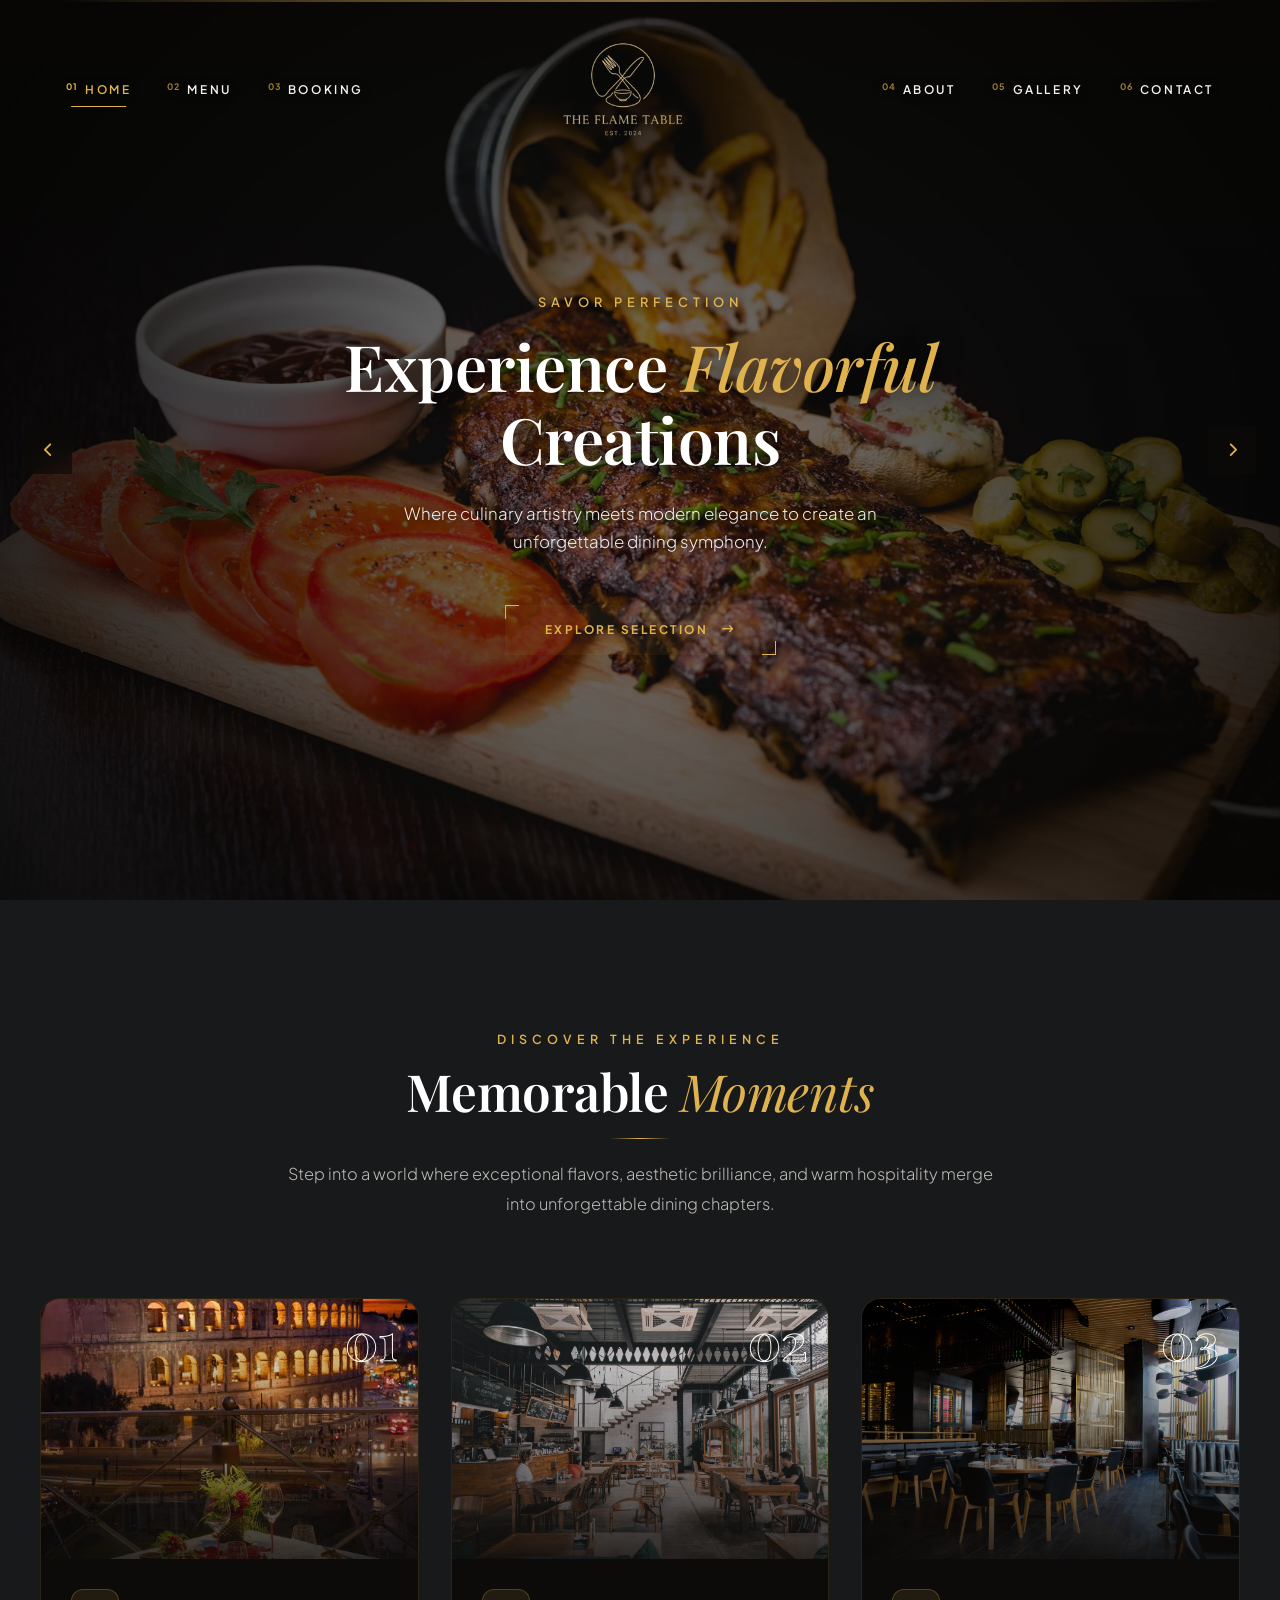
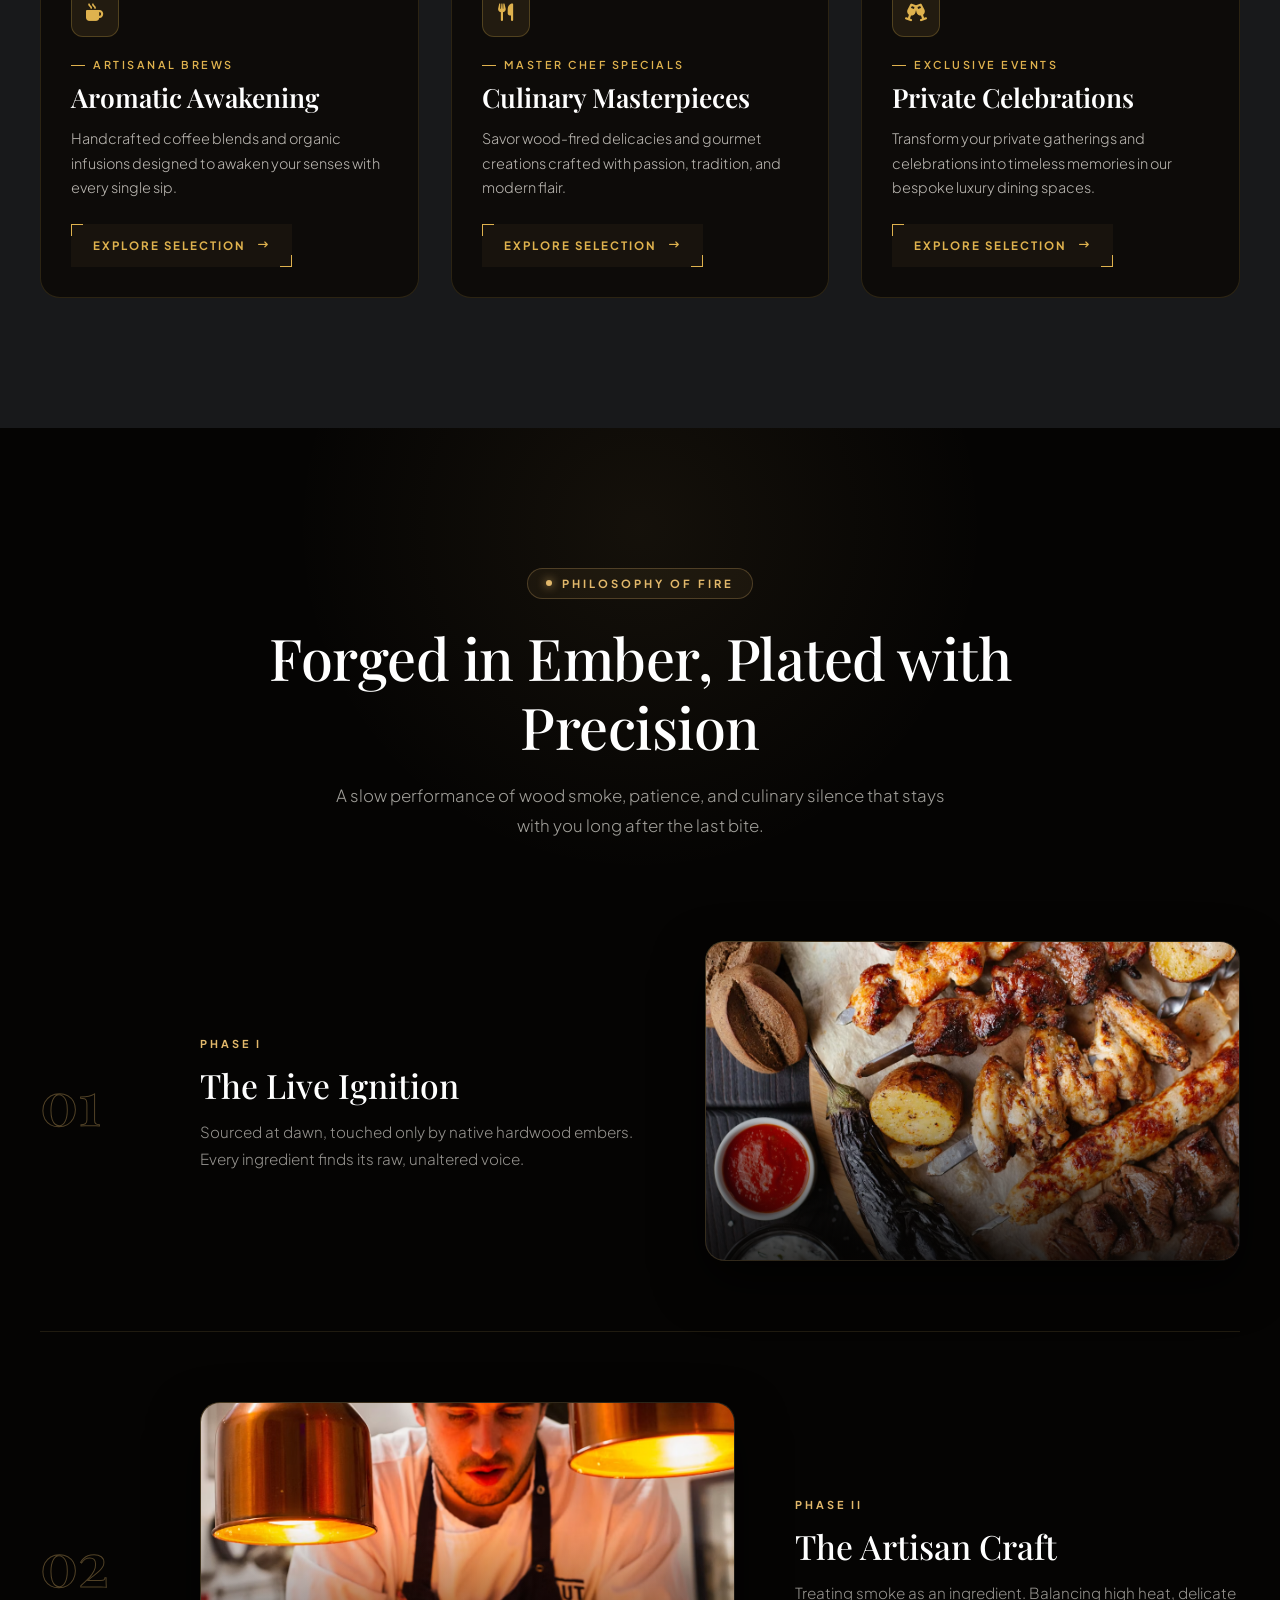
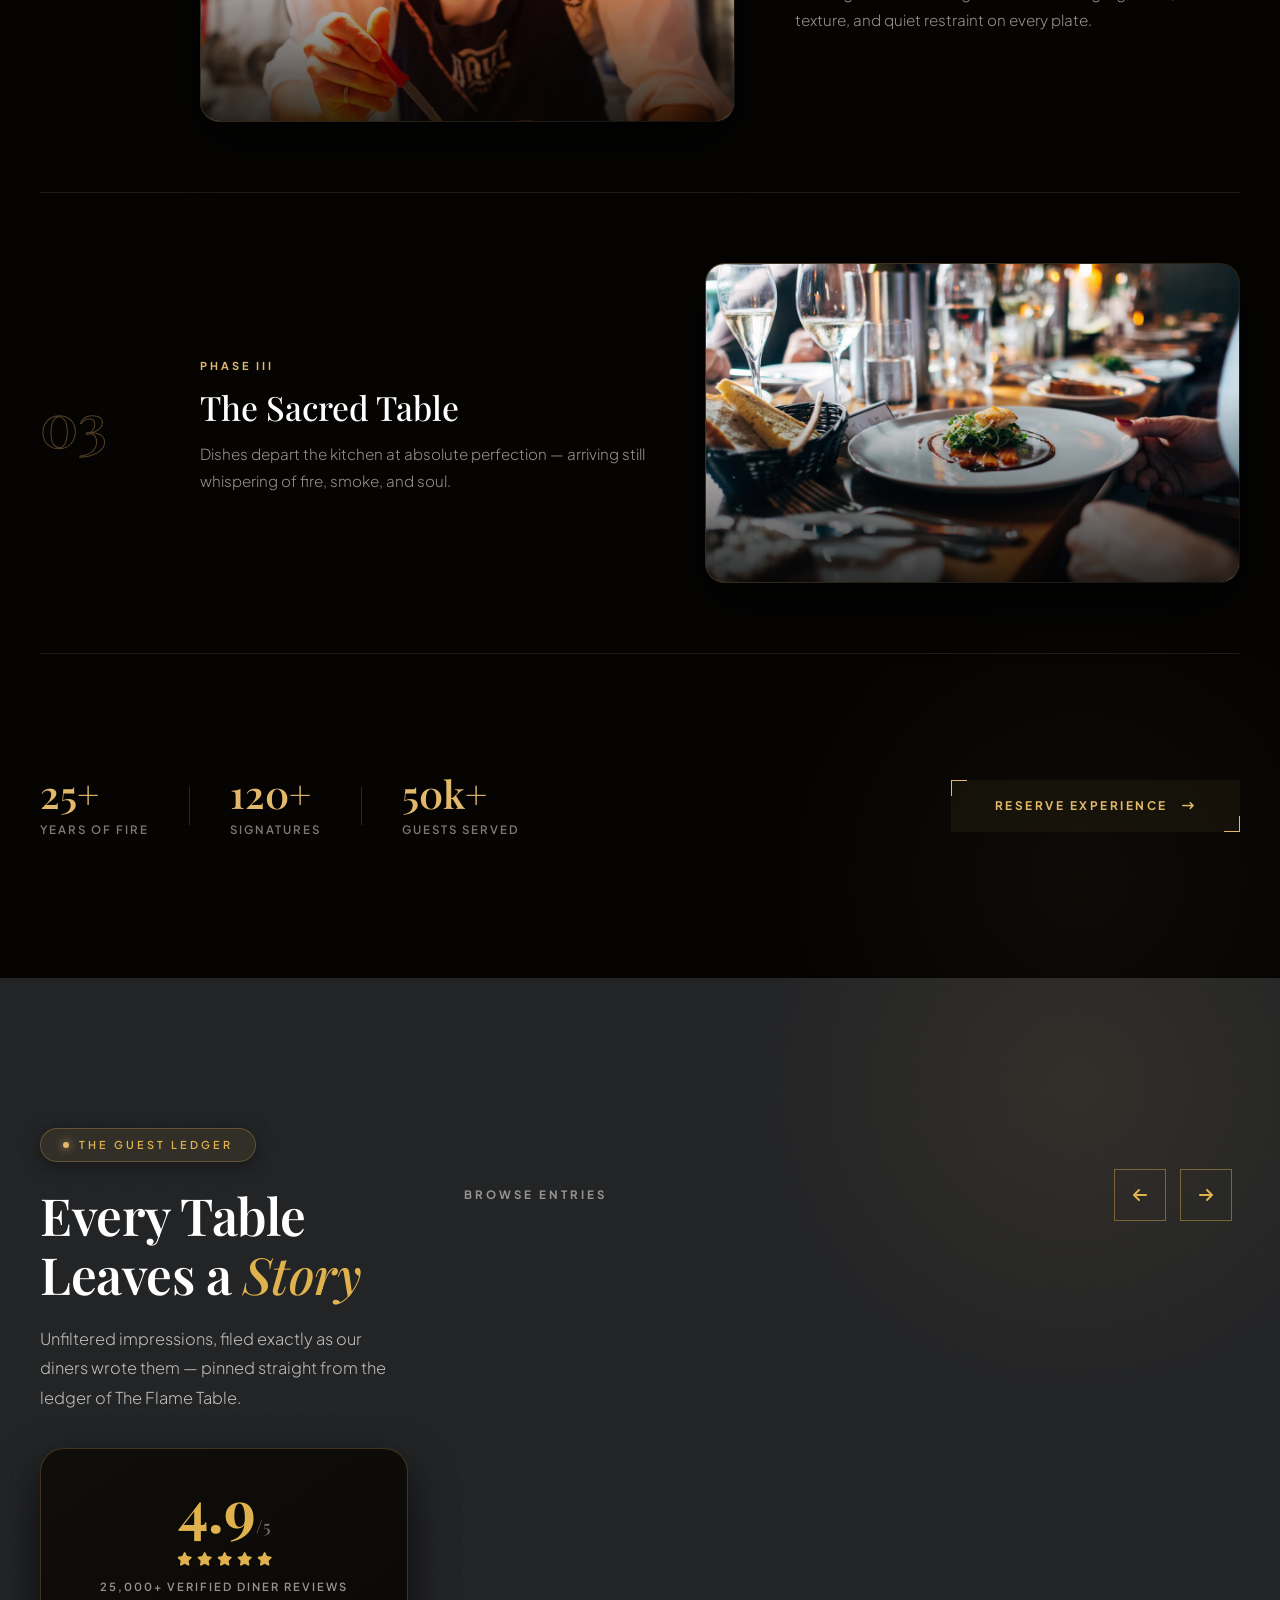
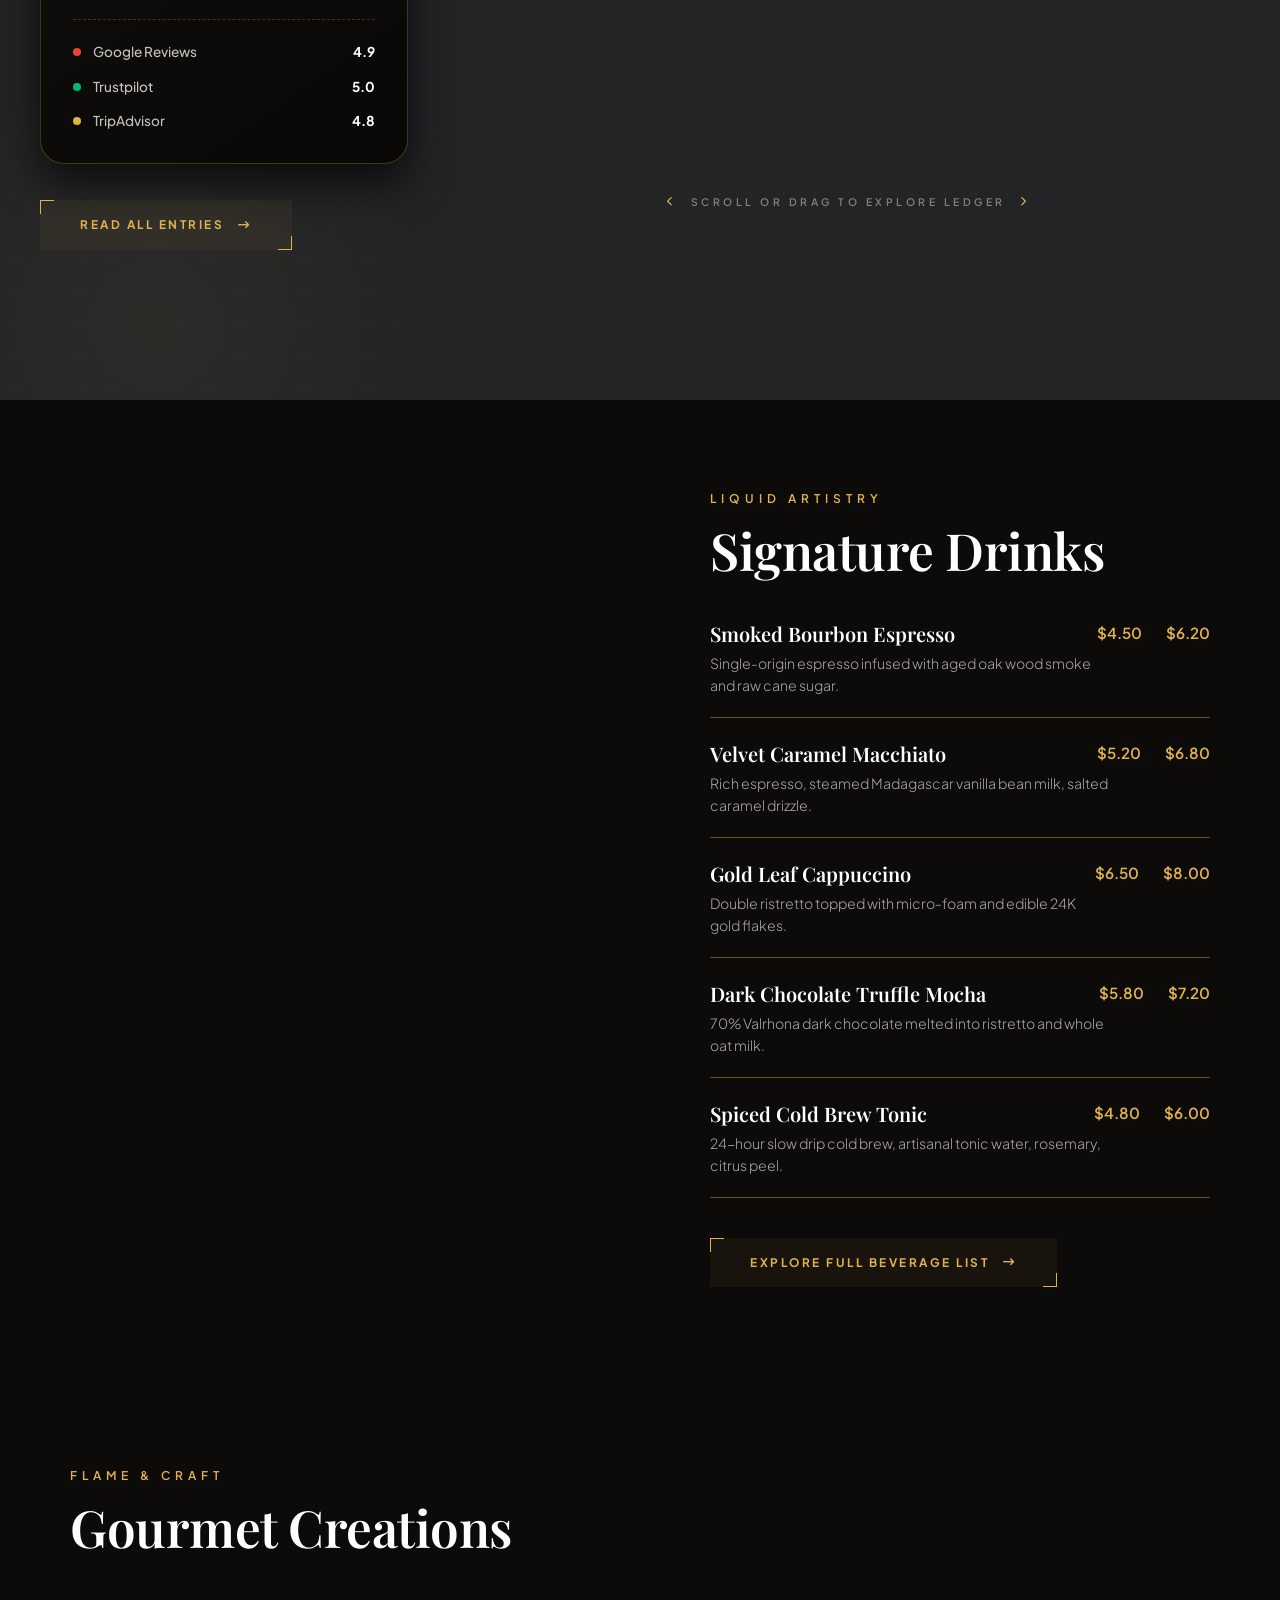
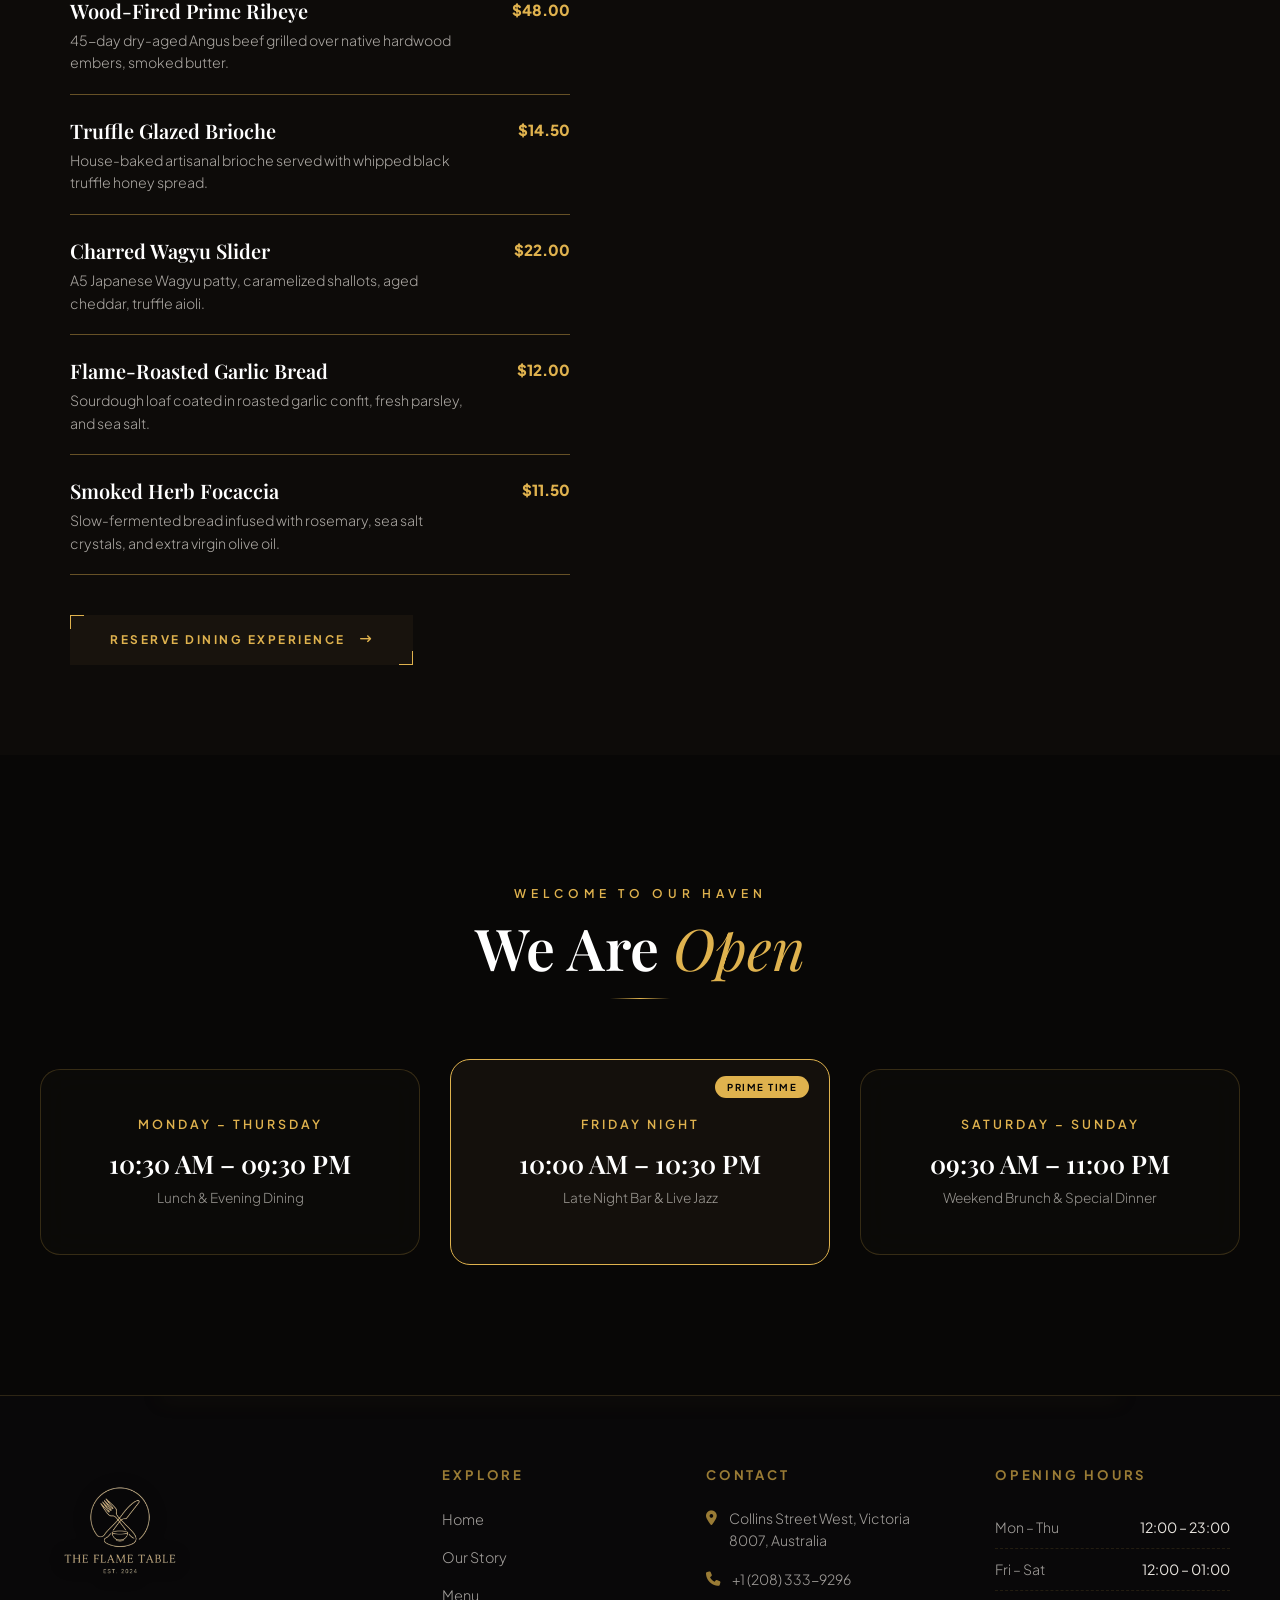
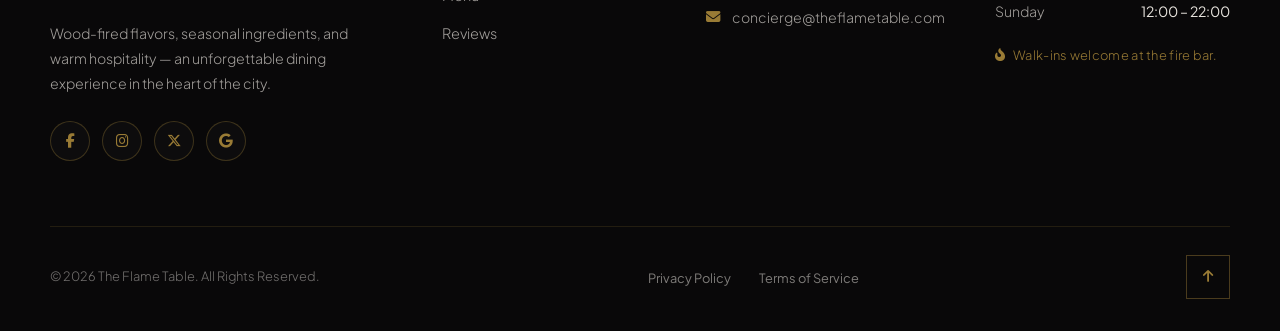
<file: index.html>
<!DOCTYPE html>
<html lang="en">
<head>
    <meta charset="UTF-8">
    <meta name="viewport" content="width=device-width, initial-scale=1.0">
    <title>The Flame Table </title>
    <!-- Bootstrap 5 CSS CDN -->
    <link href="https://cdn.jsdelivr.net/npm/bootstrap@5.3.0/dist/css/bootstrap.min.css" rel="stylesheet">
    <!-- FontAwesome Icons CDN -->
    <link rel="stylesheet" href="https://cdnjs.cloudflare.com/ajax/libs/font-awesome/6.5.1/css/all.min.css">
    <!-- Custom External CSS -->
    <link rel="stylesheet" href="css/ style.css">
</head>
<body>


  <!-- PRELOADER -->
    <div id="page-preloader" class="preloader">
        <div class="preloader-box">
            <div class="preloader-ring">
                <span class="preloader-text">FT</span>
            </div>
            <h2 class="preloader-title">The Flame Table</h2>
            <div class="preloader-line">
                <div class="preloader-progress"></div>
            </div>
        </div>
    </div>

    <!-- HERO HEADER -->
    <header class="hero-header" id="home">
        <div class="hero-overlay"></div>

        <!-- Background Slider -->
        <div class="carousel-holder">
            <div class="carousel slide carousel-fade h-100 hero-carousel" data-bs-ride="carousel" data-bs-interval="5000">
                <div class="carousel-inner h-100">
                    <div class="carousel-item active h-100">
                        <div class="slider-bg" style="background-image: url('images/c1.jpeg');"></div>
                    </div>
                    <div class="carousel-item h-100">
                        <div class="slider-bg" style="background-image: url('images/c2.jpeg');"></div>
                    </div>
                    <div class="carousel-item h-100">
                        <div class="slider-bg" style="background-image: url('images/c3.jpeg');"></div>
                    </div>
                    <div class="carousel-item h-100">
                        <div class="slider-bg" style="background-image: url('images/c4.jpeg');"></div>
                    </div>
                </div>
            </div>
        </div>

        <!-- PROFESSIONAL LUXURY NAVBAR -->
        <nav class="navbar navbar-expand-lg menu-navbar">
            <div class="nav-shell">

                <!-- MOBILE BAR -->
                <div class="nav-bar">
                    <a class="brand-link" href="index.html">
                        <img src="images/logo_restaurent.png" alt="The Flame Table" class="brand-img">
                    </a>
                    <button class="nav-toggle" type="button" data-bs-toggle="collapse" data-bs-target="#menuNavCollapse" aria-controls="menuNavCollapse" aria-expanded="false" aria-label="Toggle navigation">
                        <span class="toggle-bar"></span>
                        <span class="toggle-bar"></span>
                        <span class="toggle-bar"></span>
                    </button>
                </div>

                <!-- DESKTOP — links | center logo | links -->
                <div class="collapse navbar-collapse nav-panel" id="menuNavCollapse">
                    <ul class="navbar-nav nav-group">
                        <li class="nav-item"><a class="nav-link active" href="index.html"><span class="link-idx">01</span>Home</a></li>
                        <li class="nav-item"><a class="nav-link" href="menu.html"><span class="link-idx">02</span>Menu</a></li>
                        <li class="nav-item"><a class="nav-link" href="booking.html"><span class="link-idx">03</span>Booking</a></li>
                    </ul>

                    <a class="brand-center" href="index.html">
                        <img src="images/logo_restaurent.png" alt="The Flame Table" class="brand-img-lg">
                    </a>

                    <ul class="navbar-nav nav-group">
                        <li class="nav-item"><a class="nav-link" href="about.html"><span class="link-idx">04</span>About</a></li>
                        <li class="nav-item"><a class="nav-link" href="gallery.html"><span class="link-idx">05</span>Gallery</a></li>
                        <li class="nav-item"><a class="nav-link" href="contact.html"><span class="link-idx">06</span>Contact</a></li>
                    </ul>
                </div>

            </div>
        </nav>


        <!-- HERO DYNAMIC CONTENT -->
        <div class="hero-content-holder">
            <div class="container">
                <div class="row justify-content-center">
                    <div class="col-lg-9 text-center">

                        <!-- Dynamic Slide Content 0 -->
                        <div class="hero-slide active" data-slide="0">
                            <span class="hero-subtitle mb-3">Savor Perfection</span>
                            <h1 class="hero-title mb-4">Experience <span class="accent">Flavorful</span> Creations</h1>
                            <p class="hero-desc mb-5">Where culinary artistry meets modern elegance to create an unforgettable dining symphony.</p>
                            <div class="hero-actions">
                                <a href="menu.html" class="btn-modern-gold">
                                    <span>Explore Selection</span>
                                    <i class="fa-solid fa-arrow-right-long"></i>
                                </a>
                            </div>
                        </div>

                        <!-- Dynamic Slide Content 1 -->
                        <div class="hero-slide d-none" data-slide="1">
                            <span class="hero-subtitle mb-3">Flavors to Satisfy</span>
                            <h1 class="hero-title mb-4">Where Taste Meets <span class="accent">Luxury</span></h1>
                            <p class="hero-desc mb-5">Prepare your senses for an exclusive journey of exquisite tastes and premium ingredients.</p>
                            <div class="hero-actions">
                                <a href="menu.html" class="btn-modern-gold">
                                    <span>Explore Selection</span>
                                    <i class="fa-solid fa-arrow-right-long"></i>
                                </a>
                            </div>
                        </div>

                        <!-- Dynamic Slide Content 2 -->
                        <div class="hero-slide d-none" data-slide="2">
                            <span class="hero-subtitle mb-3">Unforgettable Evenings</span>
                            <h1 class="hero-title mb-4">Dine in Ultimate <span class="accent">Ambiance</span></h1>
                            <p class="hero-desc mb-5">Immerse yourself in world-class hospitality, ambient lighting, and soulful gourmet platters.</p>
                            <div class="hero-actions">
                                <a href="booking.html" class="btn-modern-gold">
                                    <span>Reserve Your Table</span>
                                    <i class="fa-solid fa-arrow-right-long"></i>
                                </a>
                            </div>
                        </div>

                        <!-- Dynamic Slide Content 3 -->
                        <div class="hero-slide d-none" data-slide="3">
                            <span class="hero-subtitle mb-3">Passion & Tradition</span>
                            <h1 class="hero-title mb-4">Taste the Authentic <span class="accent">Flame</span></h1>
                            <p class="hero-desc mb-5">Every single recipe honors rich culinary heritage blended with contemporary innovation.</p>
                            <div class="hero-actions">
                                <a href="about.html" class="btn-modern-gold">
                                    <span>Our Story</span>
                                    <i class="fa-solid fa-arrow-right-long"></i>
                                </a>
                            </div>
                        </div>

                    </div>
                </div>
            </div>
        </div>

        <button class="carousel-btn prev border-0" type="button" data-bs-target=".hero-carousel" data-bs-slide="prev">
            <i class="fa-solid fa-chevron-left"></i>
        </button>
        <button class="carousel-btn next border-0" type="button" data-bs-target=".hero-carousel" data-bs-slide="next">
            <i class="fa-solid fa-chevron-right"></i>
        </button>
    </header>



    <!-- LUXURY MOMENTS SECTION -->
    <section class="luxury-moments-section">
        <div class="luxury-container">

            <div class="luxury-header">
                <span class="luxury-subtitle">Discover The Experience</span>
                <h2 class="luxury-title">Memorable <span class="tx-accent">Moments</span></h2>
                <div class="luxury-line"></div>
                <p class="luxury-desc">
                    Step into a world where exceptional flavors, aesthetic brilliance, and warm hospitality merge into unforgettable dining chapters.
                </p>
            </div>

            <div class="luxury-grid">

                <!-- Card 1 -->
                <div class="luxury-card">
                    <div class="card-image-wrap">
                        <div class="card-bg-fixed" style="background-image: url('images/l1.jpeg');"></div>
                        <div class="card-overlay"></div>
                        <span class="ghost-num">01</span>
                    </div>
                    <div class="card-content">
                        <div class="icon-box"><i class="fa-solid fa-mug-hot"></i></div>
                        <span class="card-tag">Artisanal Brews</span>
                        <h3 class="card-heading">Aromatic Awakening</h3>
                        <p class="card-text">
                            Handcrafted coffee blends and organic infusions designed to awaken your senses with every single sip.
                        </p>
                        <a href="#" class="luxury-explore-btn">
                            <span>Explore Selection</span>
                            <i class="fa-solid fa-arrow-right-long"></i>
                        </a>
                    </div>
                </div>

                <!-- Card 2 -->
                <div class="luxury-card">
                    <div class="card-image-wrap">
                        <div class="card-bg-fixed" style="background-image: url('images/l2.jpeg');"></div>
                        <div class="card-overlay"></div>
                        <span class="ghost-num">02</span>
                    </div>
                    <div class="card-content">
                        <div class="icon-box"><i class="fa-solid fa-utensils"></i></div>
                        <span class="card-tag">Master Chef Specials</span>
                        <h3 class="card-heading">Culinary Masterpieces</h3>
                        <p class="card-text">
                            Savor wood-fired delicacies and gourmet creations crafted with passion, tradition, and modern flair.
                        </p>
                        <a href="#" class="luxury-explore-btn">
                            <span>Explore Selection</span>
                            <i class="fa-solid fa-arrow-right-long"></i>
                        </a>
                    </div>
                </div>

                <!-- Card 3 -->
                <div class="luxury-card">
                    <div class="card-image-wrap">
                        <div class="card-bg-fixed" style="background-image: url('images/l3.jpeg');"></div>
                        <div class="card-overlay"></div>
                        <span class="ghost-num">03</span>
                    </div>
                    <div class="card-content">
                        <div class="icon-box"><i class="fa-solid fa-glass-cheers"></i></div>
                        <span class="card-tag">Exclusive Events</span>
                        <h3 class="card-heading">Private Celebrations</h3>
                        <p class="card-text">
                            Transform your private gatherings and celebrations into timeless memories in our bespoke luxury dining spaces.
                        </p>
                        <a href="#" class="luxury-explore-btn">
                            <span>Explore Selection</span>
                            <i class="fa-solid fa-arrow-right-long"></i>
                        </a>
                    </div>
                </div>

            </div>
        </div>
    </section>

    <!-- THE CRAFT — KINETIC MIRROR SECTION -->
    <section class="flame-section">
        <div class="flame-glow-top"></div>
        <div class="flame-glow-bottom"></div>

        <div class="flame-container">

            <div class="flame-head">
                <div class="flame-badge">
                    <span class="badge-dot"></span>
                    <span>PHILOSOPHY OF FIRE</span>
                </div>

                <h2 class="flame-title">
                    Forged in Ember, Plated with Precision
                </h2>

                <p class="flame-subtitle">
                    A slow performance of wood smoke, patience, and culinary silence that stays with you long after the last bite.
                </p>
            </div>

            <div class="flame-mirror-grid">

                <!-- Phase 1 -->
                <div class="mirror-row">
                    <div class="mirror-num">01</div>
                    <div class="mirror-content">
                        <span class="mirror-tag">PHASE I</span>
                        <h3>The Live Ignition</h3>
                        <p>Sourced at dawn, touched only by native hardwood embers. Every ingredient finds its raw, unaltered voice.</p>
                    </div>
                    <div class="mirror-visual">
                        <div class="visual-inner">
                            <div class="mirror-bg-fixed" style="background-image: url('images/p1.jpeg');"></div>
                            <div class="visual-overlay"></div>
                        </div>
                    </div>
                </div>

                <!-- Phase 2 -->
                <div class="mirror-row reverse">
                    <div class="mirror-num">02</div>
                    <div class="mirror-content">
                        <span class="mirror-tag">PHASE II</span>
                        <h3>The Artisan Craft</h3>
                        <p>Treating smoke as an ingredient. Balancing high heat, delicate texture, and quiet restraint on every plate.</p>
                    </div>
                    <div class="mirror-visual">
                        <div class="visual-inner">
                            <div class="mirror-bg-fixed" style="background-image: url('images/p2.jpeg');"></div>
                            <div class="visual-overlay"></div>
                        </div>
                    </div>
                </div>

                <!-- Phase 3 -->
                <div class="mirror-row">
                    <div class="mirror-num">03</div>
                    <div class="mirror-content">
                        <span class="mirror-tag">PHASE III</span>
                        <h3>The Sacred Table</h3>
                        <p>Dishes depart the kitchen at absolute perfection — arriving still whispering of fire, smoke, and soul.</p>
                    </div>
                    <div class="mirror-visual">
                        <div class="visual-inner">
                            <div class="mirror-bg-fixed" style="background-image: url('images/p3.jpeg');"></div>
                            <div class="visual-overlay"></div>
                        </div>
                    </div>
                </div>

            </div>

            <div class="flame-footer">
                <div class="flame-stats-strip">
                    <div class="stat-unit">
                        <strong>25+</strong>
                        <span>Years of Fire</span>
                    </div>
                    <div class="stat-sep"></div>
                    <div class="stat-unit">
                        <strong>120+</strong>
                        <span>Signatures</span>
                    </div>
                    <div class="stat-sep"></div>
                    <div class="stat-unit">
                        <strong>50k+</strong>
                        <span>Guests Served</span>
                    </div>
                </div>

                <a href="#" class="flame-cta-btn">
                    <span>Reserve Experience</span>
                    <i class="fa-solid fa-arrow-right-long"></i>
                </a>
            </div>

        </div>
    </section>


    <!-- THE GUEST LEDGER SECTION -->
<section class="ledger-section">
    <div class="ledger-glow-top"></div>
    <div class="ledger-glow-bottom"></div>

    <div class="ledger-container">
        <div class="row g-5 align-items-center">

            <!-- Sidebar Summary -->
            <div class="col-lg-4">
                <div class="ledger-intro">

                    <span class="ledger-badge">
                        <span class="badge-dot"></span> The Guest Ledger
                    </span>

                    <h2 class="ledger-title">Every Table Leaves a <em>Story</em></h2>

                    <p class="ledger-desc">
                        Unfiltered impressions, filed exactly as our diners wrote them — pinned straight from the ledger of The Flame Table.
                    </p>

                    <div class="ledger-rating-card">
                        <div class="lrc-top">
                            <h3>4.9<span>/5</span></h3>
                            <div class="lrc-stars">
                                <i class="fa-solid fa-star"></i>
                                <i class="fa-solid fa-star"></i>
                                <i class="fa-solid fa-star"></i>
                                <i class="fa-solid fa-star"></i>
                                <i class="fa-solid fa-star"></i>
                            </div>
                            <p>25,000+ Verified Diner Reviews</p>
                        </div>

                        <div class="lrc-rows">
                            <div class="lrc-row">
                                <span class="plat-dot google"></span> Google Reviews
                                <b>4.9</b>
                            </div>
                            <div class="lrc-row">
                                <span class="plat-dot trustpilot"></span> Trustpilot
                                <b>5.0</b>
                            </div>
                            <div class="lrc-row">
                                <span class="plat-dot trip"></span> TripAdvisor
                                <b>4.8</b>
                            </div>
                        </div>
                    </div>

                    <a href="#" class="btn-modern-gold">
                        <span>Read All Entries</span>
                        <i class="fa-solid fa-arrow-right-long"></i>
                    </a>

                </div>
            </div>

            <!-- Carousel Track -->
            <div class="col-lg-8">

                <div class="ledger-controls-wrap">
                    <span class="controls-label">Browse Entries</span>
                    <div class="ledger-nav-btns">
                        <button type="button" class="ledger-arrow-btn ledger-prev" aria-label="Previous Receipt">
                            <i class="fa-solid fa-arrow-left"></i>
                        </button>
                        <button type="button" class="ledger-arrow-btn ledger-next" aria-label="Next Receipt">
                            <i class="fa-solid fa-arrow-right"></i>
                        </button>
                    </div>
                </div>

                <div class="ledger-track-wrapper">
                    <div class="ledger-track">

                        <!-- Receipt 1 -->
                        <article class="receipt-card is-vip">
                            <span class="r-tape"></span>
                            <div class="r-head">
                                <span>ENTRY — №1042</span>
                                <span>FEB 12 · 2026</span>
                            </div>
                            <div class="r-meta">
                                <span class="r-chip chip-trust">Trustpilot</span>
                                <span class="r-stars">
                                    <i class="fa-solid fa-star"></i>
                                    <i class="fa-solid fa-star"></i>
                                    <i class="fa-solid fa-star"></i>
                                    <i class="fa-solid fa-star"></i>
                                    <i class="fa-solid fa-star"></i>
                                </span>
                            </div>
                            <p class="r-quote">"An extraordinary culinary symphony where open-flame craft meets Michelin-grade hospitality."</p>
                            <p class="r-note">The wood-fired ribeye with a rare vintage made our anniversary immortal.</p>
                            <div class="r-user">
                                <span class="r-avatar"><i class="fa-solid fa-crown"></i></span>
                                <div>
                                    <h5>Josefa Devany</h5>
                                    <span>VIP Connoisseur</span>
                                </div>
                            </div>
                            <div class="r-barcode">
                                <span class="r-bars"></span>
                                <span class="r-code">FT·2026·1042</span>
                            </div>
                            <span class="r-stamp">VIP Guest</span>
                        </article>

                        <!-- Receipt 2 -->
                        <article class="receipt-card">
                            <span class="r-tape"></span>
                            <div class="r-head">
                                <span>ENTRY — №1043</span>
                                <span>JAN 26 · 2026</span>
                            </div>
                            <div class="r-meta">
                                <span class="r-chip chip-google">Google</span>
                                <span class="r-stars">
                                    <i class="fa-solid fa-star"></i>
                                    <i class="fa-solid fa-star"></i>
                                    <i class="fa-solid fa-star"></i>
                                    <i class="fa-solid fa-star"></i>
                                    <i class="fa-solid fa-star"></i>
                                </span>
                            </div>
                            <p class="r-quote">"Every course was a breathtaking surprise. The smoky aromas and warm lighting create magic."</p>
                            <p class="r-note">Will return for the tasting menu.</p>
                            <div class="r-user">
                                <span class="r-avatar"><i class="fa-solid fa-user"></i></span>
                                <div>
                                    <h5>Karyn Deely</h5>
                                    <span>Local Guide</span>
                                </div>
                            </div>
                            <div class="r-barcode">
                                <span class="r-bars"></span>
                                <span class="r-code">FT·2026·1043</span>
                            </div>
                            <span class="r-stamp">Verified</span>
                        </article>

                        <!-- Receipt 3 -->
                        <article class="receipt-card">
                            <span class="r-tape"></span>
                            <div class="r-head">
                                <span>ENTRY — №1044</span>
                                <span>MAR 03 · 2026</span>
                            </div>
                            <div class="r-meta">
                                <span class="r-chip chip-trip">TripAdvisor</span>
                                <span class="r-stars">
                                    <i class="fa-solid fa-star"></i>
                                    <i class="fa-solid fa-star"></i>
                                    <i class="fa-solid fa-star"></i>
                                    <i class="fa-solid fa-star"></i>
                                    <i class="fa-solid fa-star"></i>
                                </span>
                            </div>
                            <p class="r-quote">"Artisanal coffee, wood-fired desserts, and incredible service. Hands down the finest in town!"</p>
                            <p class="r-note">The tiramisu alone is worth the visit.</p>
                            <div class="r-user">
                                <span class="r-avatar"><i class="fa-solid fa-user"></i></span>
                                <div>
                                    <h5>Elena Rostova</h5>
                                    <span>Food Blogger</span>
                                </div>
                            </div>
                            <div class="r-barcode">
                                <span class="r-bars"></span>
                                <span class="r-code">FT·2026·1044</span>
                            </div>
                            <span class="r-stamp">Verified</span>
                        </article>

                        <!-- Receipt 4 -->
                        <article class="receipt-card">
                            <span class="r-tape"></span>
                            <div class="r-head">
                                <span>ENTRY — №1045</span>
                                <span>MAR 17 · 2026</span>
                            </div>
                            <div class="r-meta">
                                <span class="r-chip chip-google">Google</span>
                                <span class="r-stars">
                                    <i class="fa-solid fa-star"></i>
                                    <i class="fa-solid fa-star"></i>
                                    <i class="fa-solid fa-star"></i>
                                    <i class="fa-solid fa-star"></i>
                                    <i class="fa-solid fa-star"></i>
                                </span>
                            </div>
                            <p class="r-quote">"Hosted a family gathering in their private room. The staff made us feel like absolute royalty."</p>
                            <p class="r-note">Perfect for celebrations.</p>
                            <div class="r-user">
                                <span class="r-avatar"><i class="fa-solid fa-user"></i></span>
                                <div>
                                    <h5>David Miller</h5>
                                    <span>Regular Guest</span>
                                </div>
                            </div>
                            <div class="r-barcode">
                                <span class="r-bars"></span>
                                <span class="r-code">FT·2026·1045</span>
                            </div>
                            <span class="r-stamp">Verified</span>
                        </article>

                    </div>
                </div>

                <div class="drag-hint">
                    <i class="fa-solid fa-chevron-left"></i>
                    <span>scroll or drag to explore ledger</span>
                    <i class="fa-solid fa-chevron-right"></i>
                </div>

            </div>
        </div>
    </div>
</section>

<!-- DRINKS & FOODS MENU SECTION -->
<section class="menu-showcase-section">
    <div class="menu-container">
        
        <!-- Drinks Row (Image Left, Menu Right) -->
        <div class="menu-split-row">
            <div class="menu-img-box" style="background-image: url('images/m1.jpeg');"></div>
            <div class="menu-text-box">
                <span class="menu-subtitle">Liquid Artistry</span>
                <h2 class="menu-title">Signature Drinks</h2>
                
                <div class="menu-list">
                    <div class="menu-item">
                        <div>
                            <h4>Smoked Bourbon Espresso</h4>
                            <p>Single-origin espresso infused with aged oak wood smoke and raw cane sugar.</p>
                        </div>
                        <div class="menu-prices">
                            <span>$4.50</span>
                            <span>$6.20</span>
                        </div>
                    </div>

                    <div class="menu-item">
                        <div>
                            <h4>Velvet Caramel Macchiato</h4>
                            <p>Rich espresso, steamed Madagascar vanilla bean milk, salted caramel drizzle.</p>
                        </div>
                        <div class="menu-prices">
                            <span>$5.20</span>
                            <span>$6.80</span>
                        </div>
                    </div>

                    <div class="menu-item">
                        <div>
                            <h4>Gold Leaf Cappuccino</h4>
                            <p>Double ristretto topped with micro-foam and edible 24K gold flakes.</p>
                        </div>
                        <div class="menu-prices">
                            <span>$6.50</span>
                            <span>$8.00</span>
                        </div>
                    </div>

                    <div class="menu-item">
                        <div>
                            <h4>Dark Chocolate Truffle Mocha</h4>
                            <p>70% Valrhona dark chocolate melted into ristretto and whole oat milk.</p>
                        </div>
                        <div class="menu-prices">
                            <span>$5.80</span>
                            <span>$7.20</span>
                        </div>
                    </div>

                    <div class="menu-item">
                        <div>
                            <h4>Spiced Cold Brew Tonic</h4>
                            <p>24-hour slow drip cold brew, artisanal tonic water, rosemary, citrus peel.</p>
                        </div>
                        <div class="menu-prices">
                            <span>$4.80</span>
                            <span>$6.00</span>
                        </div>
                    </div>
                </div>

                <a href="#" class="btn-modern-gold">
                    <span>Explore Full Beverage List</span>
                    <i class="fa-solid fa-arrow-right-long"></i>
                </a>
            </div>
        </div>

        <!-- Foods Row (Menu Left, Image Right) -->
        <div class="menu-split-row reverse-layout">
            <div class="menu-text-box">
                <span class="menu-subtitle">Flame & Craft</span>
                <h2 class="menu-title">Gourmet Creations</h2>
                
                <div class="menu-list">
                    <div class="menu-item">
                        <div>
                            <h4>Wood-Fired Prime Ribeye</h4>
                            <p>45-day dry-aged Angus beef grilled over native hardwood embers, smoked butter.</p>
                        </div>
                        <div class="menu-prices">
                            <span><b>$48.00</b></span>
                        </div>
                    </div>

                    <div class="menu-item">
                        <div>
                            <h4>Truffle Glazed Brioche</h4>
                            <p>House-baked artisanal brioche served with whipped black truffle honey spread.</p>
                        </div>
                        <div class="menu-prices">
                            <span><b>$14.50</b></span>
                        </div>
                    </div>

                    <div class="menu-item">
                        <div>
                            <h4>Charred Wagyu Slider</h4>
                            <p>A5 Japanese Wagyu patty, caramelized shallots, aged cheddar, truffle aioli.</p>
                        </div>
                        <div class="menu-prices">
                            <span><b>$22.00</b></span>
                        </div>
                    </div>

                    <div class="menu-item">
                        <div>
                            <h4>Flame-Roasted Garlic Bread</h4>
                            <p>Sourdough loaf coated in roasted garlic confit, fresh parsley, and sea salt.</p>
                        </div>
                        <div class="menu-prices">
                            <span><b>$12.00</b></span>
                        </div>
                    </div>

                    <div class="menu-item">
                        <div>
                            <h4>Smoked Herb Focaccia</h4>
                            <p>Slow-fermented bread infused with rosemary, sea salt crystals, and extra virgin olive oil.</p>
                        </div>
                        <div class="menu-prices">
                            <span><b>$11.50</b></span>
                        </div>
                    </div>
                </div>

                <a href="#" class="btn-modern-gold">
                    <span>Reserve Dining Experience</span>
                    <i class="fa-solid fa-arrow-right-long"></i>
                </a>
            </div>
            <div class="menu-img-box" style="background-image: url('images/m2.jpeg');"></div>
        </div>

    </div>
</section>




<!-- OPENING HOURS SECTION -->
<section class="hours-banner-section">
    <div class="hours-banner-wrap" style="background-image: url('images/h.jpeg');">
        <div class="hours-overlay"></div>
        
        <div class="hours-container">
            <div class="hours-header text-center">
                <span class="hours-sub">Welcome To Our Haven</span>
                <h2 class="hours-title">We Are <em>Open</em></h2>
                <div class="hours-divider"></div>
            </div>

            <div class="hours-cards-grid">
                <!-- Card 1 -->
                <div class="hours-card">
                    <div class="card-glow"></div>
                    <span class="day-label">Monday – Thursday</span>
                    <h3 class="time-slot">10:30 AM – 09:30 PM</h3>
                    <p class="slot-note">Lunch & Evening Dining</p>
                </div>

                <!-- Card 2 (Featured / Prime Hours) -->
                <div class="hours-card featured">
                    <div class="card-glow"></div>
                    <span class="featured-badge">Prime Time</span>
                    <span class="day-label">Friday Night</span>
                    <h3 class="time-slot">10:00 AM – 10:30 PM</h3>
                    <p class="slot-note">Late Night Bar & Live Jazz</p>
                </div>

                <!-- Card 3 -->
                <div class="hours-card">
                    <div class="card-glow"></div>
                    <span class="day-label">Saturday – Sunday</span>
                    <h3 class="time-slot">09:30 AM – 11:00 PM</h3>
                    <p class="slot-note">Weekend Brunch & Special Dinner</p>
                </div>
            </div>
        </div>
    </div>
</section>


 <!-- FOOTER -->
    <footer class="site-footer" id="contact">
        <div class="footer-inner">
            <div class="footer-grid">
                <div class="footer-brand">
                    <img src="images/logo_restaurent.png" alt="The Flame Table Logo" class="footer-logo">
                    <p class="footer-about">
                        Wood-fired flavors, seasonal ingredients, and warm hospitality — an unforgettable dining experience in the heart of the city.
                    </p>
                    <div class="footer-social">
                        <a href="https://facebook.com" target="_blank" rel="noopener"><i class="fa-brands fa-facebook-f"></i></a>
                        <a href="https://instagram.com" target="_blank" rel="noopener"><i class="fa-brands fa-instagram"></i></a>
                        <a href="https://x.com" target="_blank" rel="noopener"><i class="fa-brands fa-x-twitter"></i></a>
                        <a href="https://google.com" target="_blank" rel="noopener"><i class="fa-brands fa-google"></i></a>
                    </div>
                </div>

                <div class="footer-col">
                    <h4 class="footer-heading">Explore</h4>
                    <ul class="footer-links">
                        <li><a href="index.html">Home</a></li>
                        <li><a href="about.html">Our Story</a></li>
                        <li><a href="menu.html">Menu</a></li>
                        <li><a href="gallery.html">Reviews</a></li>
                    </ul>
                </div>

                <div class="footer-col">
                    <h4 class="footer-heading">Contact</h4>
                    <ul class="footer-contact">
                        <li><i class="fa-solid fa-location-dot"></i><span>Collins Street West, Victoria 8007, Australia</span></li>
                        <li><i class="fa-solid fa-phone"></i><a href="tel:+12083339296">+1 (208) 333-9296</a></li>
                        <li><i class="fa-solid fa-envelope"></i><a href="mailto:concierge@theflametable.com">concierge@theflametable.com</a></li>
                    </ul>
                </div>

                <div class="footer-col">
                    <h4 class="footer-heading">Opening Hours</h4>
                    <ul class="footer-hours">
                        <li><span>Mon – Thu</span><span>12:00 – 23:00</span></li>
                        <li><span>Fri – Sat</span><span>12:00 – 01:00</span></li>
                        <li><span>Sunday</span><span>12:00 – 22:00</span></li>
                    </ul>
                    <p class="footer-note"><i class="fa-solid fa-fire-flame-curved"></i> Walk-ins welcome at the fire bar.</p>
                </div>
            </div>

            <div class="footer-bottom">
                <p class="footer-copy">&copy; 2026 The Flame Table. All Rights Reserved.</p>
                <ul class="footer-legal">
                    <li><a href="#">Privacy Policy</a></li>
                    <li><a href="#">Terms of Service</a></li>
                </ul>
                <a href="#home" class="footer-top" aria-label="Back to top"><i class="fa-solid fa-arrow-up"></i></a>
            </div>
        </div>
    </footer>

    <!-- Bootstrap JS Bundle -->
    <script src="https://cdn.jsdelivr.net/npm/bootstrap@5.3.0/dist/js/bootstrap.bundle.min.js"></script>

    <!-- Interactive Scripts -->
    <script>

        // Navbar Scrolled Effect
        window.addEventListener('scroll', function() {
        const navbar = document.querySelector('.menu-navbar'); 
        if (window.scrollY > 50) {
        navbar.classList.add('scrolled');
         } else {
        navbar.classList.remove('scrolled');
        }
        });

        // Preloader Hide
        const preloader = document.getElementById('page-preloader');
        function hidePreloader() { if (preloader) preloader.classList.add('loaded'); }
        window.addEventListener('load', () => setTimeout(hidePreloader, 1000));
        setTimeout(hidePreloader, 4000);

        // Hero Carousel Slide Synchronizer
        const heroCarousel = document.querySelector('.hero-carousel');
        if (heroCarousel) {
            heroCarousel.addEventListener('slide.bs.carousel', function (e) {
                const activeIndex = e.to;
                document.querySelectorAll('.hero-slide').forEach(slide => {
                    slide.classList.add('d-none');
                    slide.classList.remove('active');
                });
                const targetSlide = document.querySelector(`.hero-slide[data-slide="${activeIndex}"]`);
                if (targetSlide) {
                    targetSlide.classList.remove('d-none');
                    setTimeout(() => targetSlide.classList.add('active'), 50);
                }
            });
        }

        // Close Mobile Menu When A Link Is Tapped
        document.querySelectorAll('.navbar-nav .nav-link').forEach(function(link) {
            link.addEventListener('click', function() {
                const collapse = document.getElementById('ftNav');
                if (collapse && collapse.classList.contains('show')) {
                    bootstrap.Collapse.getOrCreateInstance(collapse).hide();
                }
            });
        });

        // Smooth Back to Top Scroll
        const backTopBtn = document.querySelector('.footer-top');
        if (backTopBtn) {
            backTopBtn.addEventListener('click', function(e) {
                e.preventDefault();
                window.scrollTo({
                    top: 0,
                    behavior: 'smooth'
                });
            });
        }

        // ============================================
// GUEST LEDGER CAROUSEL / SCROLL CONTROLS
// ============================================
const ledgerTrack = document.querySelector('.ledger-track');
const ledgerPrev = document.querySelector('.ledger-prev');
const ledgerNext = document.querySelector('.ledger-next');

if (ledgerTrack && ledgerPrev && ledgerNext) {
    const scrollAmount = 360; // Scroll distance per click

    ledgerPrev.addEventListener('click', () => {
        ledgerTrack.scrollBy({ left: -scrollAmount, behavior: 'smooth' });
    });

    ledgerNext.addEventListener('click', () => {
        ledgerTrack.scrollBy({ left: scrollAmount, behavior: 'smooth' });
    });

    // Optional: Mouse drag to scroll support
    let isDown = false;
    let startX, scrollLeft;

    ledgerTrack.addEventListener('mousedown', (e) => {
        isDown = true;
        ledgerTrack.classList.add('active');
        startX = e.pageX - ledgerTrack.offsetLeft;
        scrollLeft = ledgerTrack.scrollLeft;
    });

    ledgerTrack.addEventListener('mouseleave', () => {
        isDown = false;
        ledgerTrack.classList.remove('active');
    });

    ledgerTrack.addEventListener('mouseup', () => {
        isDown = false;
        ledgerTrack.classList.remove('active');
    });

    ledgerTrack.addEventListener('mousemove', (e) => {
        if (!isDown) return;
        e.preventDefault();
        const x = e.pageX - ledgerTrack.offsetLeft;
        const walk = (x - startX) * 2; // Scroll-fast multiplier
        ledgerTrack.scrollLeft = scrollLeft - walk;
    });
}
    </script>
</body>
</html>
</file>
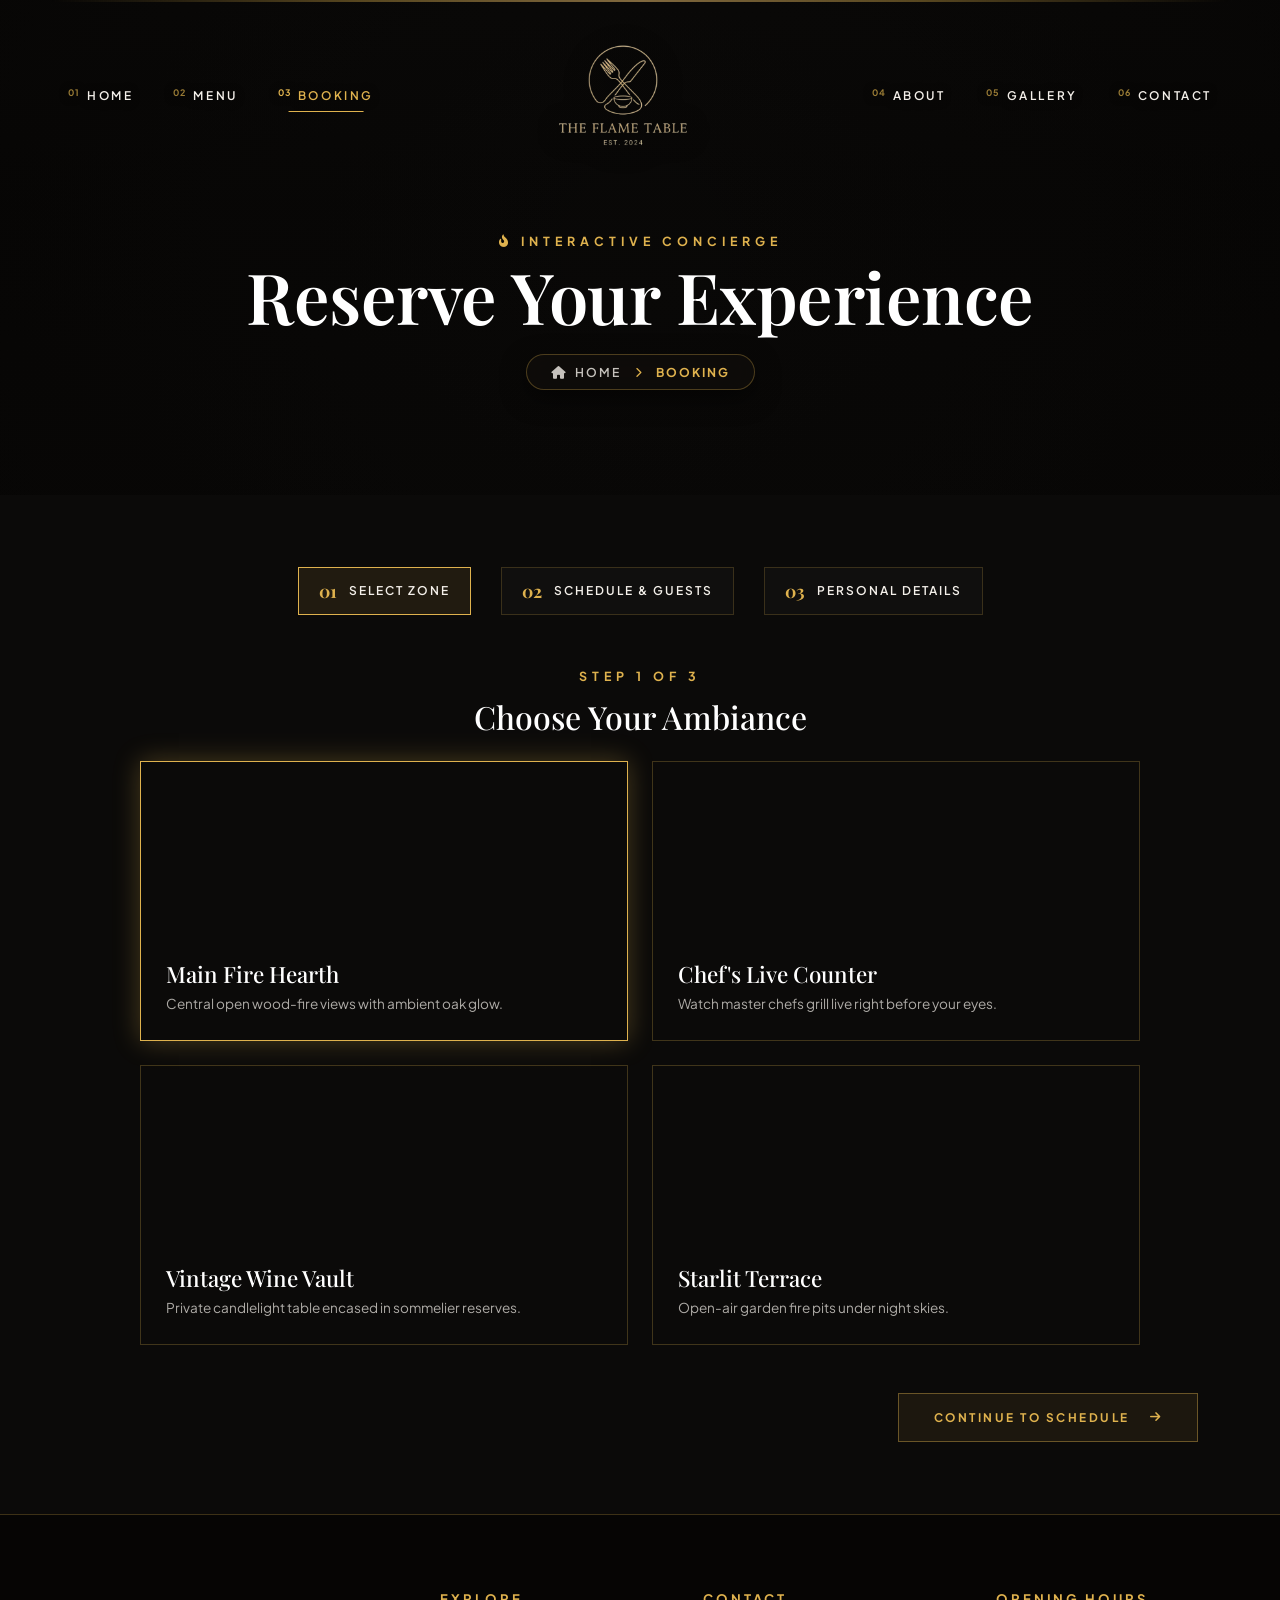
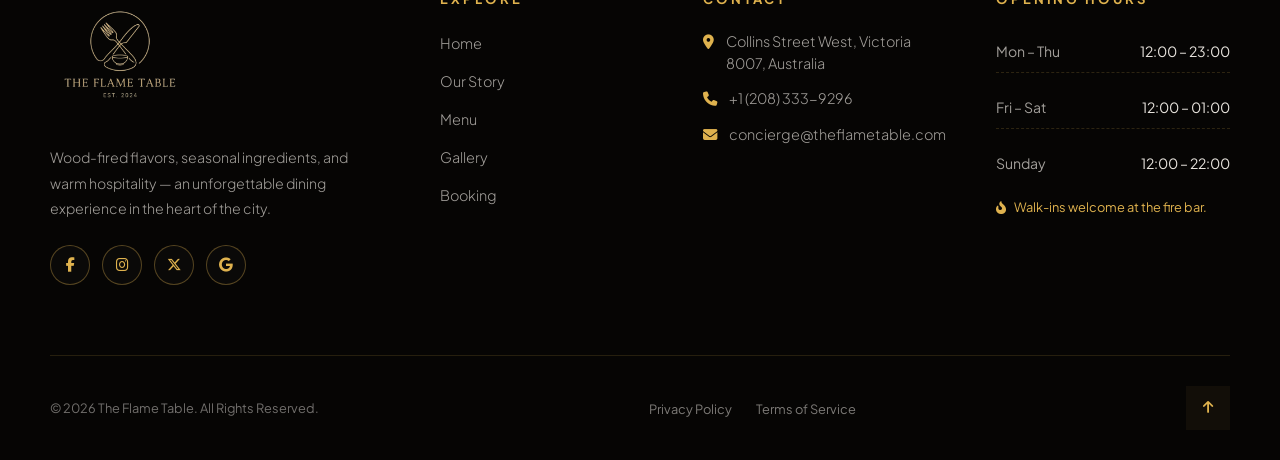
<file: booking.html>
<!DOCTYPE html>
<html lang="en">
<head>
    <meta charset="UTF-8">
    <meta name="viewport" content="width=device-width, initial-scale=1.0">
    <title>Table Reservation Concierge</title>
    
    <!-- Bootstrap 5 CSS CDN -->
    <link href="https://cdn.jsdelivr.net/npm/bootstrap@5.3.0/dist/css/bootstrap.min.css" rel="stylesheet">
    <!-- FontAwesome Icons CDN -->
    <link rel="stylesheet" href="https://cdnjs.cloudflare.com/ajax/libs/font-awesome/6.5.1/css/all.min.css">
    <!-- Google Fonts -->
    <link rel="preconnect" href="https://fonts.googleapis.com">
    <link rel="preconnect" href="https://fonts.gstatic.com" crossorigin>
    <link href="https://fonts.googleapis.com/css2?family=Playfair+Display:ital,wght@0,500;0,600;0,700;1,400&family=Plus+Jakarta+Sans:wght@300;400;500;600;700&display=swap" rel="stylesheet">
    
    <!-- Dedicated External CSS -->
    <link rel="stylesheet" href="css/booking.css">
</head>
<body>

    <!-- PRELOADER -->
    <div id="page-preloader" class="preloader">
        <div class="preloader-box">
            <div class="preloader-ring">
                <span class="preloader-text">FT</span>
            </div>
            <h2 class="preloader-title">The Flame Table</h2>
            <div class="preloader-line">
                <div class="preloader-progress"></div>
            </div>
        </div>
    </div>

    <!-- HERO HEADER -->
    <header class="menu-hero-header" id="home" style="background-image: url('https://images.unsplash.com/photo-1550966871-3ed3cdb5ed0c?auto=format&fit=crop&w=1920&q=90');">
        <div class="menu-hero-overlay"></div>

     
        <nav class="navbar navbar-expand-lg menu-navbar">
            <div class="nav-shell">

                <!-- MOBILE BAR -->
                <div class="nav-bar">
                    <a class="brand-link" href="index.html">
                        <img src="images/logo_restaurent.png" alt="The Flame Table" class="brand-img">
                    </a>
                    <button class="nav-toggle" type="button" data-bs-toggle="collapse" data-bs-target="#menuNavCollapse" aria-controls="menuNavCollapse" aria-expanded="false" aria-label="Toggle navigation">
                        <span class="toggle-bar"></span>
                        <span class="toggle-bar"></span>
                        <span class="toggle-bar"></span>
                    </button>
                </div>

                <!-- DESKTOP / DRAWER NAVBAR LINKS -->
                <div class="collapse navbar-collapse nav-panel" id="menuNavCollapse">
                    <ul class="navbar-nav nav-group">
                        <li class="nav-item"><a class="nav-link" href="index.html"><span class="link-idx">01</span>Home</a></li>
                        <li class="nav-item"><a class="nav-link" href="menu.html"><span class="link-idx">02</span>Menu</a></li>
                        <li class="nav-item"><a class="nav-link active" href="booking.html"><span class="link-idx">03</span>Booking</a></li>
                    </ul>

                    <a class="brand-center" href="index.html">
                        <img src="images/logo_restaurent.png" alt="The Flame Table" class="brand-img-lg">
                    </a>

                    <ul class="navbar-nav nav-group">
                        <li class="nav-item"><a class="nav-link" href="about.html"><span class="link-idx">04</span>About</a></li>
                        <li class="nav-item"><a class="nav-link" href="gallery.html"><span class="link-idx">05</span>Gallery</a></li>
                        <li class="nav-item"><a class="nav-link" href="contact.html"><span class="link-idx">06</span>Contact</a></li>
                    </ul>
                </div>

            </div>
        </nav>

        <div class="menu-banner-content text-center">
            <span class="hero-subtitle mb-2"><i class="fa-solid fa-fire-flame-curved me-2"></i>Interactive Concierge</span>
            <h1 class="hero-title mb-3">Reserve Your Experience</h1>
            
            <div class="luxury-breadcrumb-wrap">
                <div class="breadcrumbs-pill">
                    <a href="index.html"><i class="fa-solid fa-house fs-7 me-1"></i> Home</a>
                    <span class="sep"><i class="fa-solid fa-chevron-right"></i></span>
                    <span class="current">Booking</span>
                </div>
            </div>
        </div>
    </header>

    <!-- CONCIERGE EXPERIENCE SECTION -->
    <section class="concierge-section py-5">
        <div class="container py-4">
            
            <!-- STEPPER ARCS -->
            <div class="concierge-stepper mb-5">
                <div class="step-node active" id="node1" onclick="jumpToStep(1)">
                    <div class="step-number">01</div>
                    <span class="step-label">Select Zone</span>
                </div>
                <div class="step-node" id="node2" onclick="jumpToStep(2)">
                    <div class="step-number">02</div>
                    <span class="step-label">Schedule &amp; Guests</span>
                </div>
                <div class="step-node" id="node3" onclick="jumpToStep(3)">
                    <div class="step-number">03</div>
                    <span class="step-label">Personal Details</span>
                </div>
            </div>

            <!-- STEP 1: ATMOSPHERE MATRIX -->
            <div class="concierge-step-pane active" id="stepPane1">
                <div class="text-center mb-4">
                    <span class="hero-subtitle">Step 1 of 3</span>
                    <h3 class="font-serif text-white fs-2">Choose Your Ambiance</h3>
                </div>

                <div class="floor-matrix-grid">
                    <div class="matrix-tile selected" onclick="selectTile(this, 'Main Fire Hearth')">
                        <div class="matrix-bg" style="background-image: url('https://images.unsplash.com/photo-1517248135467-4c7edcad34c4?auto=format&fit=crop&w=800&q=80');"></div>
                        <div class="matrix-overlay"></div>
                        <div class="matrix-info">
                            <h4>Main Fire Hearth</h4>
                            <p>Central open wood-fire views with ambient oak glow.</p>
                        </div>
                    </div>

                    <div class="matrix-tile" onclick="selectTile(this, 'Chef\'s Live Counter')">
                        <div class="matrix-bg" style="background-image: url('https://images.unsplash.com/photo-1555396273-367ea4eb4db5?auto=format&fit=crop&w=800&q=80');"></div>
                        <div class="matrix-overlay"></div>
                        <div class="matrix-info">
                            <h4>Chef's Live Counter</h4>
                            <p>Watch master chefs grill live right before your eyes.</p>
                        </div>
                    </div>

                    <div class="matrix-tile" onclick="selectTile(this, 'Vintage Wine Vault')">
                        <div class="matrix-bg" style="background-image: url('https://images.unsplash.com/photo-1510812431401-41d2bd2722f3?auto=format&fit=crop&w=800&q=80');"></div>
                        <div class="matrix-overlay"></div>
                        <div class="matrix-info">
                            <h4>Vintage Wine Vault</h4>
                            <p>Private candlelight table encased in sommelier reserves.</p>
                        </div>
                    </div>

                    <div class="matrix-tile" onclick="selectTile(this, 'Starlit Terrace')">
                        <div class="matrix-bg" style="background-image: url('https://images.unsplash.com/photo-1534422298391-e4f8c172dddb?auto=format&fit=crop&w=800&q=80');"></div>
                        <div class="matrix-overlay"></div>
                        <div class="matrix-info">
                            <h4>Starlit Terrace</h4>
                            <p>Open-air garden fire pits under night skies.</p>
                        </div>
                    </div>
                </div>

                <div class="step-actions mt-5 d-flex justify-content-end">
                    <button type="button" class="btn-modern-gold" onclick="nextStep(2)">
                        <span>Continue to Schedule</span>
                        <i class="fa-solid fa-arrow-right ms-2"></i>
                    </button>
                </div>
            </div>

            <!-- STEP 2: TIME & GUEST COUNTER -->
            <div class="concierge-step-pane" id="stepPane2">
                <div class="row justify-content-center">
                    <div class="col-lg-8">
                        <div class="concierge-card">
                            <div class="text-center mb-4">
                                <span class="hero-subtitle">Step 2 of 3</span>
                                <h3 class="font-serif text-white fs-3">Set Date, Time &amp; Guests</h3>
                            </div>

                            <div class="mb-4">
                                <label class="fs-7 text-uppercase fw-bold mb-2 d-block" style="color: #dfb24e; letter-spacing: 1.5px;">Select Date</label>
                                <input type="date" class="form-control concierge-field" id="reservationDate" required style="color-scheme: dark;">
                            </div>

                            <div class="mb-4">
                                <label class="fs-7 text-uppercase fw-bold mb-2 d-block" style="color: #dfb24e; letter-spacing: 1.5px;">Preferred Time Slot</label>
                                <div class="time-chip-group">
                                    <div class="time-chip active" onclick="selectTime(this)">05:30 PM</div>
                                    <div class="time-chip" onclick="selectTime(this)">07:00 PM</div>
                                    <div class="time-chip" onclick="selectTime(this)">08:30 PM</div>
                                    <div class="time-chip" onclick="selectTime(this)">10:00 PM</div>
                                </div>
                            </div>

                            <div class="mb-2">
                                <label class="fs-7 text-uppercase fw-bold d-block mb-2" style="color: #dfb24e; letter-spacing: 1.5px;">Party Size</label>
                                <div class="guest-counter-box">
                                    <button type="button" class="counter-btn" onclick="adjustGuest(-1)"><i class="fa-solid fa-minus"></i></button>
                                    <span class="counter-val" id="guestCountVal">2</span>
                                    <button type="button" class="counter-btn" onclick="adjustGuest(1)"><i class="fa-solid fa-plus"></i></button>
                                    <span class="fs-7 text-muted counter-unit ms-3">Guests</span>
                                </div>
                            </div>

                            <div class="step-actions mt-4 d-flex justify-content-between">
                                <button type="button" class="btn-step-prev" onclick="nextStep(1)">Back</button>
                                <button type="button" class="btn-modern-gold" onclick="nextStep(3)">
                                    <span>Enter Guest Info</span>
                                    <i class="fa-solid fa-arrow-right ms-2"></i>
                                </button>
                            </div>
                        </div>
                    </div>
                </div>
            </div>

            <!-- STEP 3: PERSONAL DETAILS -->
            <div class="concierge-step-pane" id="stepPane3">
                <div class="row justify-content-center">
                    <div class="col-lg-8">
                        <div class="concierge-card">
                            <div class="text-center mb-4">
                                <span class="hero-subtitle">Final Step</span>
                                <h3 class="font-serif text-white fs-3">Confirm Guest Entry</h3>
                            </div>

                            <form id="finalConciergeForm" onsubmit="handleFormSubmit(event)">
                                <div class="row g-3">
                                    <div class="col-md-6">
                                        <label class="fs-7 text-uppercase fw-bold mb-1 d-block" style="color: #dfb24e; letter-spacing: 1.5px;">Full Name</label>
                                        <input type="text" class="form-control concierge-field" placeholder="e.g. Alexander Vance" required>
                                    </div>
                                    <div class="col-md-6">
                                        <label class="fs-7 text-uppercase fw-bold mb-1 d-block" style="color: #dfb24e; letter-spacing: 1.5px;">Phone Number</label>
                                        <input type="tel" class="form-control concierge-field" placeholder="+1 (208) 000-0000" required>
                                    </div>
                                    <div class="col-12">
                                        <label class="fs-7 text-uppercase fw-bold mb-1 d-block" style="color: #dfb24e; letter-spacing: 1.5px;">Email Address</label>
                                        <input type="email" class="form-control concierge-field" placeholder="alexander@domain.com" required>
                                    </div>
                                    <div class="col-12">
                                        <label class="fs-7 text-uppercase fw-bold mb-1 d-block" style="color: #dfb24e; letter-spacing: 1.5px;">Special Requests</label>
                                        <textarea class="form-control concierge-field" rows="3" placeholder="Anniversary celebration, dietary restrictions, preferred wine pairing..."></textarea>
                                    </div>
                                </div>

                                <div class="step-actions mt-4 d-flex justify-content-between">
                                    <button type="button" class="btn-step-prev" onclick="nextStep(2)">Back</button>
                                    <button type="submit" class="btn-modern-gold">
                                        <span>Complete Reservation</span>
                                        <i class="fa-solid fa-check ms-2"></i>
                                    </button>
                                </div>
                            </form>
                        </div>
                    </div>
                </div>
            </div>

        </div>
    </section>

    <!-- FOOTER -->
    <footer class="site-footer" id="contact">
        <div class="footer-inner">
            <div class="footer-grid">
                <div class="footer-brand">
                    <img src="images/logo_restaurent.png" alt="The Flame Table Logo" class="footer-logo">
                    <p class="footer-about">
                        Wood-fired flavors, seasonal ingredients, and warm hospitality — an unforgettable dining experience in the heart of the city.
                    </p>
                    <div class="footer-social">
                        <a href="https://facebook.com" target="_blank" rel="noopener"><i class="fa-brands fa-facebook-f"></i></a>
                        <a href="https://instagram.com" target="_blank" rel="noopener"><i class="fa-brands fa-instagram"></i></a>
                        <a href="https://x.com" target="_blank" rel="noopener"><i class="fa-brands fa-x-twitter"></i></a>
                        <a href="https://google.com" target="_blank" rel="noopener"><i class="fa-brands fa-google"></i></a>
                    </div>
                </div>

                <div class="footer-col">
                    <h4 class="footer-heading">Explore</h4>
                    <ul class="footer-links">
                        <li><a href="index.html">Home</a></li>
                        <li><a href="about.html">Our Story</a></li>
                        <li><a href="menu.html">Menu</a></li>
                        <li><a href="gallery.html">Gallery</a></li>
                        <li><a href="booking.html">Booking</a></li>
                    </ul>
                </div>

                <div class="footer-col">
                    <h4 class="footer-heading">Contact</h4>
                    <ul class="footer-contact">
                        <li><i class="fa-solid fa-location-dot"></i><span>Collins Street West, Victoria 8007, Australia</span></li>
                        <li><i class="fa-solid fa-phone"></i><a href="tel:+12083339296">+1 (208) 333-9296</a></li>
                        <li><i class="fa-solid fa-envelope"></i><a href="mailto:concierge@theflametable.com">concierge@theflametable.com</a></li>
                    </ul>
                </div>

                <div class="footer-col">
                    <h4 class="footer-heading">Opening Hours</h4>
                    <ul class="footer-hours">
                        <li><span>Mon – Thu</span><span>12:00 – 23:00</span></li>
                        <li><span>Fri – Sat</span><span>12:00 – 01:00</span></li>
                        <li><span>Sunday</span><span>12:00 – 22:00</span></li>
                    </ul>
                    <p class="footer-note"><i class="fa-solid fa-fire-flame-curved"></i> Walk-ins welcome at the fire bar.</p>
                </div>
            </div>

            <div class="footer-bottom">
                <p class="footer-copy mb-0">&copy; 2026 The Flame Table. All Rights Reserved.</p>
                <ul class="footer-legal mb-0 list-unstyled d-flex gap-4">
                    <li><a href="#">Privacy Policy</a></li>
                    <li><a href="#">Terms of Service</a></li>
                </ul>
                <a href="#home" class="footer-top" aria-label="Back to top">
                    <i class="fa-solid fa-arrow-up"></i>
                </a>
            </div>
        </div>
    </footer>

    <!-- Bootstrap JS Bundle -->
    <script src="https://cdn.jsdelivr.net/npm/bootstrap@5.3.0/dist/js/bootstrap.bundle.min.js"></script>

    <!-- Interactive Concierge JS Script -->
    <script>
        // Navbar Scrolled Effect
        window.addEventListener('scroll', function() {
            const navbar = document.querySelector('.menu-navbar');
            if (window.scrollY > 50) {
                navbar.classList.add('scrolled');
            } else {
                navbar.classList.remove('scrolled');
            }
        });

        // Preloader Hide
        const preloader = document.getElementById('page-preloader');
        function hidePreloader() {
            if (preloader) preloader.classList.add('loaded');
        }
        window.addEventListener('load', () => setTimeout(hidePreloader, 1000));
        setTimeout(hidePreloader, 4000);

        // Concierge Multi-Step Logic
        let currentStep = 1;
        let selectedZone = "Main Fire Hearth";
        let guestCount = 2;

        function nextStep(stepNum) {
            currentStep = stepNum;

            document.querySelectorAll('.step-node').forEach((node, idx) => {
                if (idx + 1 <= stepNum) {
                    node.classList.add('active');
                } else {
                    node.classList.remove('active');
                }
            });

            document.querySelectorAll('.concierge-step-pane').forEach((pane, idx) => {
                if (idx + 1 === stepNum) {
                    pane.classList.add('active');
                } else {
                    pane.classList.remove('active');
                }
            });
        }

        function jumpToStep(stepNum) {
            nextStep(stepNum);
        }

        function selectTile(tileElement, zoneName) {
            document.querySelectorAll('.matrix-tile').forEach(t => t.classList.remove('selected'));
            tileElement.classList.add('selected');
            selectedZone = zoneName;
        }

        function selectTime(chipElement) {
            document.querySelectorAll('.time-chip').forEach(c => c.classList.remove('active'));
            chipElement.classList.add('active');
        }

        function adjustGuest(delta) {
            guestCount += delta;
            if (guestCount < 1) guestCount = 1;
            if (guestCount > 12) guestCount = 12;
            document.getElementById('guestCountVal').textContent = guestCount;
        }

        function handleFormSubmit(e) {
            e.preventDefault();
            alert(`Thank you! Your table in '${selectedZone}' for ${guestCount} guests has been reserved.`);
        }

        // Smooth Back to Top Scroll
        const backTopBtn = document.querySelector('.footer-top');
        if (backTopBtn) {
            backTopBtn.addEventListener('click', function(e) {
                e.preventDefault();
                window.scrollTo({
                    top: 0,
                    behavior: 'smooth'
                });
            });
        }
    </script>
</body>
</html>
</file>
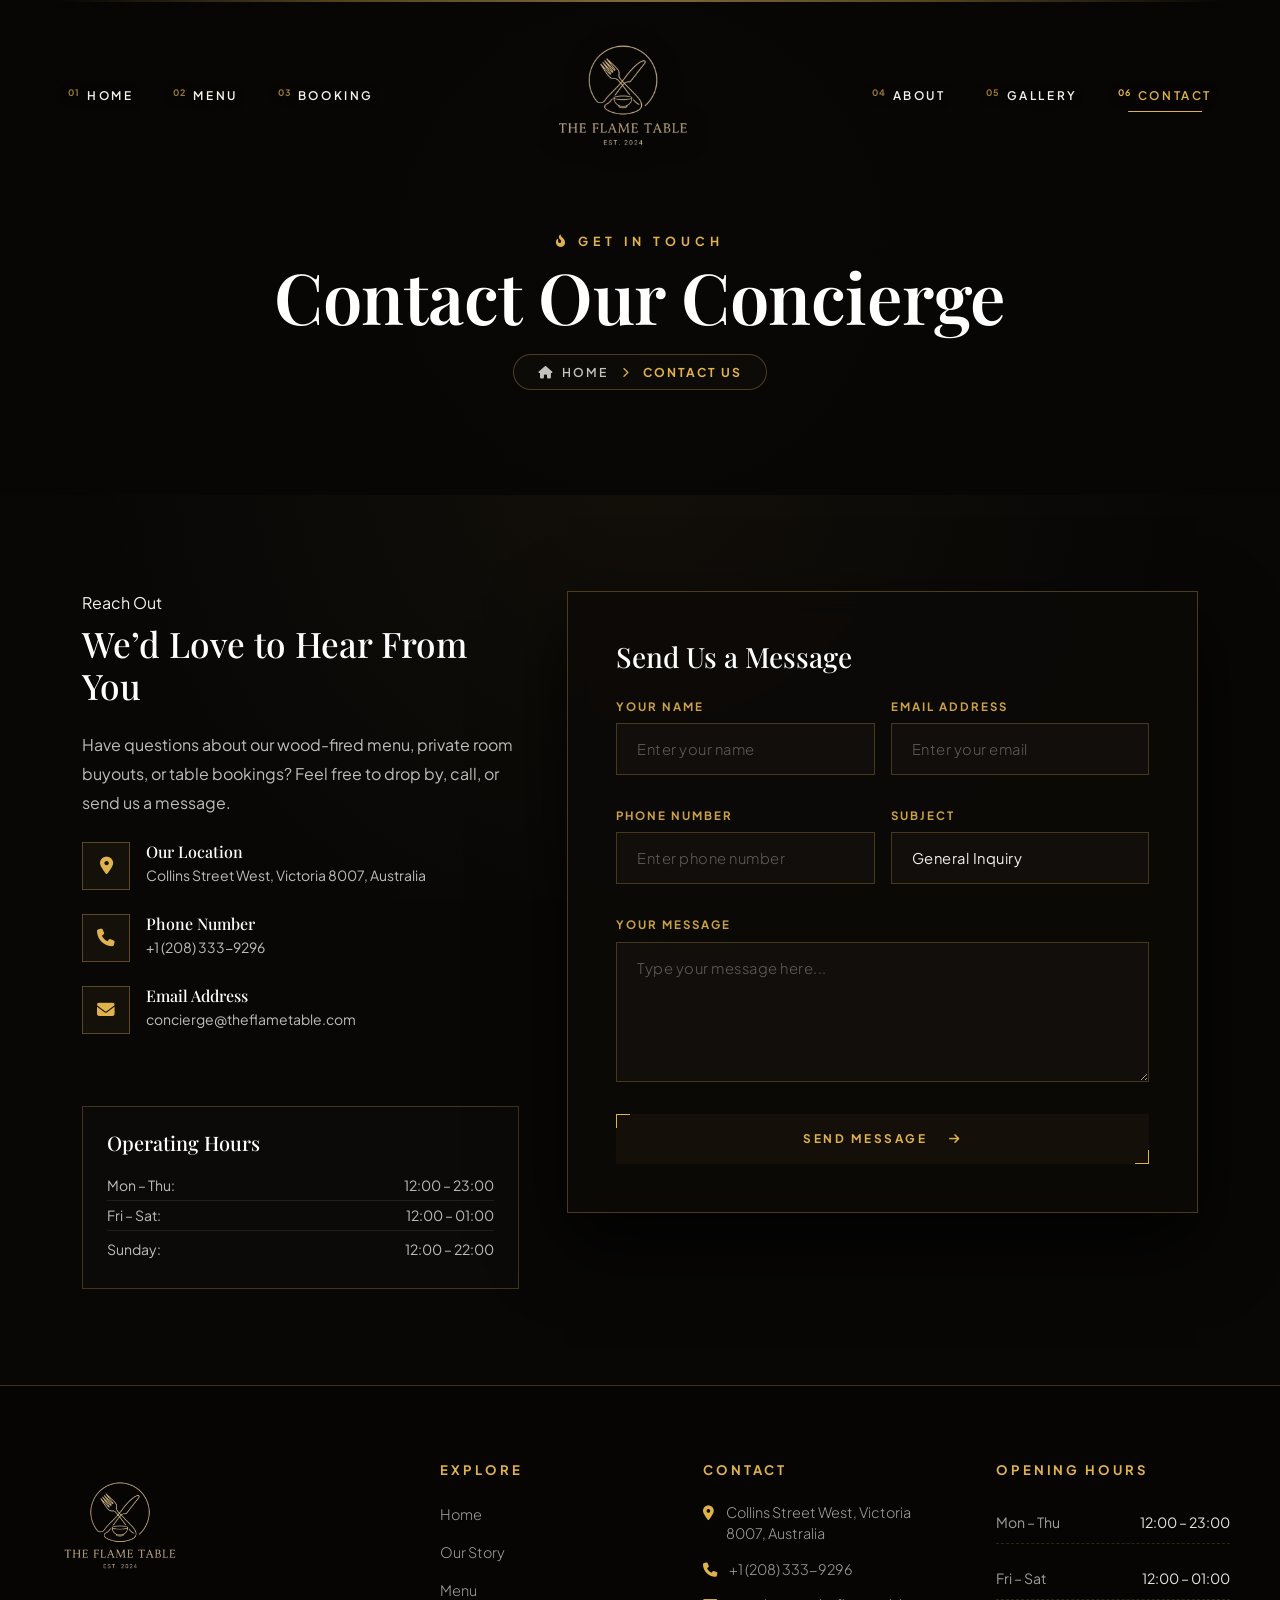
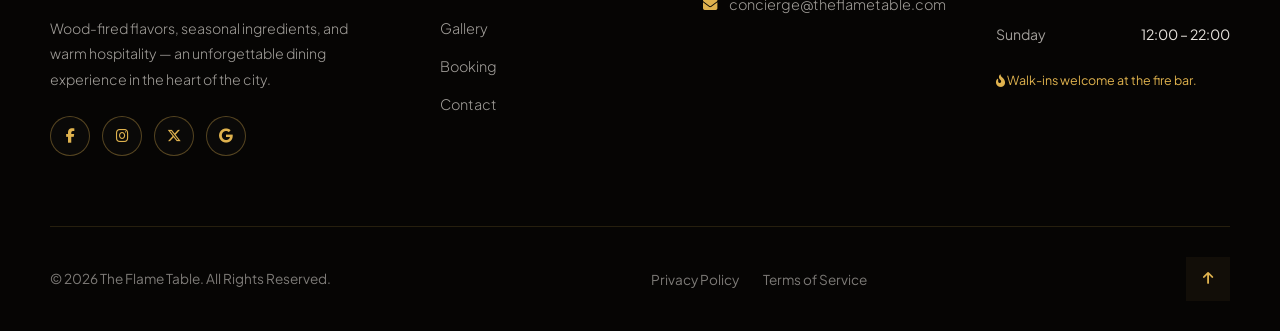
<file: contact.html>
<!DOCTYPE html>
<html lang="en">
<head>
    <meta charset="UTF-8">
    <meta name="viewport" content="width=device-width, initial-scale=1.0">
    <title>Contact Us</title>

    <!-- Bootstrap 5 CSS CDN -->
    <link href="https://cdn.jsdelivr.net/npm/bootstrap@5.3.0/dist/css/bootstrap.min.css" rel="stylesheet">
    <!-- FontAwesome Icons CDN -->
    <link rel="stylesheet" href="https://cdnjs.cloudflare.com/ajax/libs/font-awesome/6.5.1/css/all.min.css">
    <!-- Google Fonts -->
    <link rel="preconnect" href="https://fonts.googleapis.com">
    <link rel="preconnect" href="https://fonts.gstatic.com" crossorigin>
    <link href="https://fonts.googleapis.com/css2?family=Playfair+Display:ital,wght@0,500;0,600;0,700;1,400&family=Plus+Jakarta+Sans:wght@300;400;500;600;700&display=swap" rel="stylesheet">

    <!-- Contact Page External CSS -->
    <link rel="stylesheet" href="css/about.css">
    <link rel="stylesheet" href="css/contact.css">
</head>
<body>

    <!-- PRELOADER -->
    <div id="page-preloader" class="preloader">
        <div class="preloader-box">
            <div class="preloader-ring">
                <span class="preloader-text">FT</span>
            </div>
            <h2 class="preloader-title">The Flame Table</h2>
            <div class="preloader-line">
                <div class="preloader-progress"></div>
            </div>
        </div>
    </div>

    <!-- BREADCRUMB BANNER & NAVBAR -->
    <header class="menu-hero-header" id="home" style="background-image: url('https://images.unsplash.com/photo-1544025162-d76694265947?auto=format&fit=crop&w=1920&q=90');">
        <div class="menu-hero-overlay"></div>

   
        <nav class="navbar navbar-expand-lg menu-navbar">
            <div class="nav-shell">

                <!-- MOBILE BAR -->
                <div class="nav-bar">
                    <a class="brand-link" href="index.html">
                        <img src="images/logo_restaurent.png" alt="The Flame Table" class="brand-img">
                    </a>
                    <button class="nav-toggle" type="button" data-bs-toggle="collapse" data-bs-target="#menuNavCollapse" aria-controls="menuNavCollapse" aria-expanded="false" aria-label="Toggle navigation">
                        <span class="toggle-bar"></span>
                        <span class="toggle-bar"></span>
                        <span class="toggle-bar"></span>
                    </button>
                </div>

                <!-- DESKTOP  -->
                <div class="collapse navbar-collapse nav-panel" id="menuNavCollapse">
                    <ul class="navbar-nav nav-group">
                        <li class="nav-item"><a class="nav-link" href="index.html"><span class="link-idx">01</span>Home</a></li>
                        <li class="nav-item"><a class="nav-link" href="menu.html"><span class="link-idx">02</span>Menu</a></li>
                        <li class="nav-item"><a class="nav-link" href="booking.html"><span class="link-idx">03</span>Booking</a></li>
                    </ul>

                    <a class="brand-center" href="index.html">
                        <img src="images/logo_restaurent.png" alt="The Flame Table" class="brand-img-lg">
                    </a>

                    <ul class="navbar-nav nav-group">
                        <li class="nav-item"><a class="nav-link" href="about.html"><span class="link-idx">04</span>About</a></li>
                        <li class="nav-item"><a class="nav-link" href="gallery.html"><span class="link-idx">05</span>Gallery</a></li>
                        <li class="nav-item"><a class="nav-link active" href="contact.html"><span class="link-idx">06</span>Contact</a></li>
                    </ul>
                </div>

            </div>
        </nav>

        <!-- BANNER CONTENT & BREADCRUMB -->
        <div class="menu-banner-content text-center">
            <span class="hero-subtitle mb-2">
                <i class="fa-solid fa-fire-flame-curved me-2"></i>Get In Touch
            </span>
            <h1 class="hero-title mb-3">Contact Our Concierge</h1>

            <div class="luxury-breadcrumb-wrap">
                <div class="breadcrumbs-pill">
                    <a href="index.html"><i class="fa-solid fa-house fs-7 me-1"></i> Home</a>
                    <span class="sep"><i class="fa-solid fa-chevron-right"></i></span>
                    <span class="current">Contact Us</span>
                </div>
            </div>
        </div>
    </header>

    <!--  CONTACT SECTION  -->
    <section class="contact-section py-5">
        <div class="container py-5">
            <div class="row g-5">

                <!-- Left Column: Standard Contact Details -->
                <div class="col-lg-5">
                    <div class="contact-info-box">
                        <span class="menu-subtitle mb-2">Reach Out</span>
                        <h2 class="text-white font-playfair mb-4" style="font-size: 2.2rem;">We’d Love to Hear From You</h2>
                        <p class="text-light opacity-75 mb-4" style="line-height: 1.8;">
                            Have questions about our wood-fired menu, private room buyouts, or table bookings? Feel free to drop by, call, or send us a message.
                        </p>

                        <ul class="standard-contact-list list-unstyled mb-5">
                            <li class="d-flex align-items-start mb-4">
                                <div class="contact-icon-wrap me-3">
                                    <i class="fa-solid fa-location-dot"></i>
                                </div>
                                <div>
                                    <h5 class="text-white font-playfair fs-6 mb-1">Our Location</h5>
                                    <p class="text-light opacity-75 small mb-0">Collins Street West, Victoria 8007, Australia</p>
                                </div>
                            </li>

                            <li class="d-flex align-items-start mb-4">
                                <div class="contact-icon-wrap me-3">
                                    <i class="fa-solid fa-phone"></i>
                                </div>
                                <div>
                                    <h5 class="text-white font-playfair fs-6 mb-1">Phone Number</h5>
                                    <p class="text-light opacity-75 small mb-0"><a href="tel:+12083339296" class="text-decoration-none text-light">+1 (208) 333-9296</a></p>
                                </div>
                            </li>

                            <li class="d-flex align-items-start mb-4">
                                <div class="contact-icon-wrap me-3">
                                    <i class="fa-solid fa-envelope"></i>
                                </div>
                                <div>
                                    <h5 class="text-white font-playfair fs-6 mb-1">Email Address</h5>
                                    <p class="text-light opacity-75 small mb-0"><a href="mailto:concierge@theflametable.com" class="text-decoration-none text-light">concierge@theflametable.com</a></p>
                                </div>
                            </li>
                        </ul>

                        <!-- Opening Hours Box -->
                        <div class="hours-card p-4 border border-warning border-opacity-25" style="background: rgba(18, 19, 22, 0.85); backdrop-filter: blur(10px);">
                            <h5 class="text-white font-playfair mb-3">Operating Hours</h5>
                            <ul class="list-unstyled mb-0 small text-light opacity-75">
                                <li class="d-flex justify-content-between py-1 border-bottom border-secondary border-opacity-25"><span>Mon – Thu:</span> <span>12:00 – 23:00</span></li>
                                <li class="d-flex justify-content-between py-1 border-bottom border-secondary border-opacity-25"><span>Fri – Sat:</span> <span>12:00 – 01:00</span></li>
                                <li class="d-flex justify-content-between py-1 pt-2"><span>Sunday:</span> <span>12:00 – 22:00</span></li>
                            </ul>
                        </div>

                    </div>
                </div>

                <!-- Right Column -->
                <div class="col-lg-7">
                    <div class="contact-form-card p-5 border border-warning border-opacity-25" style="background: rgba(18, 19, 22, 0.9); backdrop-filter: blur(12px);">
                        <h3 class="text-white font-playfair mb-4">Send Us a Message</h3>

                        <form id="standardContactForm" onsubmit="handleStandardSubmit(event)">
                            <div class="row g-3">
                                <div class="col-md-6 mb-3">
                                    <label class="form-label text-light small uppercase-label">Your Name</label>
                                    <input type="text" class="form-control custom-input" placeholder="Enter your name" required>
                                </div>
                                <div class="col-md-6 mb-3">
                                    <label class="form-label text-light small uppercase-label">Email Address</label>
                                    <input type="email" class="form-control custom-input" placeholder="Enter your email" required>
                                </div>
                                <div class="col-md-6 mb-3">
                                    <label class="form-label text-light small uppercase-label">Phone Number</label>
                                    <input type="tel" class="form-control custom-input" placeholder="Enter phone number" required>
                                </div>
                                <div class="col-md-6 mb-3">
                                    <label class="form-label text-light small uppercase-label">Subject</label>
                                    <select class="form-select custom-input">
                                        <option selected>General Inquiry</option>
                                        <option>Table Reservation</option>
                                        <option>Private Event / Buyout</option>
                                        <option>Feedback</option>
                                    </select>
                                </div>
                                <div class="col-12 mb-3">
                                    <label class="form-label text-light small uppercase-label">Your Message</label>
                                    <textarea rows="5" class="form-control custom-input" placeholder="Type your message here..." required></textarea>
                                </div>
                                <div class="col-12 mt-3">
                                    <button type="submit" class="flame-cta-btn w-100 justify-content-center">
                                        <span>Send Message</span>
                                        <i class="fa-solid fa-arrow-right ms-2"></i>
                                    </button>
                                </div>
                            </div>
                        </form>

                        <div id="formSuccessAlert" class="alert alert-success mt-4 d-none bg-dark border-warning text-warning text-center rounded-0">
                            <i class="fa-solid fa-check-circle me-2"></i> Thank you! Your message has been sent successfully. We will reply soon.
                        </div>

                    </div>
                </div>

            </div>
        </div>
    </section>

    <!-- FOOTER -->
    <footer class="site-footer" id="contact">
        <div class="footer-inner">
            <div class="footer-grid">
                <div class="footer-brand">
                    <img src="images/logo_restaurent.png" alt="The Flame Table Logo" class="footer-logo">
                    <p class="footer-about">
                        Wood-fired flavors, seasonal ingredients, and warm hospitality — an unforgettable dining experience in the heart of the city.
                    </p>
                    <div class="footer-social">
                        <a href="https://facebook.com" target="_blank" rel="noopener"><i class="fa-brands fa-facebook-f"></i></a>
                        <a href="https://instagram.com" target="_blank" rel="noopener"><i class="fa-brands fa-instagram"></i></a>
                        <a href="https://x.com" target="_blank" rel="noopener"><i class="fa-brands fa-x-twitter"></i></a>
                        <a href="https://google.com" target="_blank" rel="noopener"><i class="fa-brands fa-google"></i></a>
                    </div>
                </div>

                <div class="footer-col">
                    <h4 class="footer-heading">Explore</h4>
                    <ul class="footer-links">
                        <li><a href="index.html">Home</a></li>
                        <li><a href="about.html">Our Story</a></li>
                        <li><a href="menu.html">Menu</a></li>
                        <li><a href="gallery.html">Gallery</a></li>
                        <li><a href="booking.html">Booking</a></li>
                        <li><a href="contact.html">Contact</a></li>
                    </ul>
                </div>

                <div class="footer-col">
                    <h4 class="footer-heading">Contact</h4>
                    <ul class="footer-contact">
                        <li><i class="fa-solid fa-location-dot"></i><span>Collins Street West, Victoria 8007, Australia</span></li>
                        <li><i class="fa-solid fa-phone"></i><a href="tel:+12083339296">+1 (208) 333-9296</a></li>
                        <li><i class="fa-solid fa-envelope"></i><a href="mailto:concierge@theflametable.com">concierge@theflametable.com</a></li>
                    </ul>
                </div>

                <div class="footer-col">
                    <h4 class="footer-heading">Opening Hours</h4>
                    <ul class="footer-hours">
                        <li><span>Mon – Thu</span><span>12:00 – 23:00</span></li>
                        <li><span>Fri – Sat</span><span>12:00 – 01:00</span></li>
                        <li><span>Sunday</span><span>12:00 – 22:00</span></li>
                    </ul>
                    <p class="footer-note" style="color: #dfb24e; font-size: 0.78rem; margin-top: 16px;"><i class="fa-solid fa-fire-flame-curved"></i> Walk-ins welcome at the fire bar.</p>
                </div>
            </div>

            <div class="footer-bottom" style="display: flex; justify-content: space-between; align-items: center; padding: 30px 0; flex-wrap: wrap; gap: 20px;">
                <p class="footer-copy mb-0" style="color: rgba(244, 240, 234, 0.5); font-size: 0.85rem;">&copy; 2026 The Flame Table. All Rights Reserved.</p>
                <ul class="footer-legal mb-0 list-unstyled d-flex gap-4">
                    <li><a href="#" style="color: rgba(244, 240, 234, 0.5); text-decoration: none; font-size: 0.85rem;">Privacy Policy</a></li>
                    <li><a href="#" style="color: rgba(244, 240, 234, 0.5); text-decoration: none; font-size: 0.85rem;">Terms of Service</a></li>
                </ul>
                <a href="#home" class="footer-top" aria-label="Back to top">
                    <i class="fa-solid fa-arrow-up"></i>
                </a>
            </div>
        </div>
    </footer>

    <!-- Bootstrap JS Bundle -->
    <script src="https://cdn.jsdelivr.net/npm/bootstrap@5.3.0/dist/js/bootstrap.bundle.min.js"></script>

    <!-- Scripts -->
    <script>
        // Navbar Scrolled Effect
        window.addEventListener('scroll', function() {
            const navbar = document.querySelector('.menu-navbar');
            if (window.scrollY > 50) {
                navbar.classList.add('scrolled');
            } else {
                navbar.classList.remove('scrolled');
            }
        });

        // Page Preloader Hide on Load
        const preloader = document.querySelector('.preloader');
        const preloaderStart = Date.now();

        function hidePreloader() {
            if (preloader) preloader.classList.add('loaded');
        }

        window.addEventListener('load', function () {
            const elapsed = Date.now() - preloaderStart;
            const minShow = 1400;
            setTimeout(hidePreloader, Math.max(0, minShow - elapsed));
        });

        setTimeout(hidePreloader, 5000);

        // Form Submit Handler
        function handleStandardSubmit(e) {
            e.preventDefault();
            const alertBox = document.getElementById('formSuccessAlert');
            alertBox.classList.remove('d-none');
            document.getElementById('standardContactForm').reset();
            setTimeout(() => {
                alertBox.classList.add('d-none');
            }, 6000);
        }

        // Close Mobile Menu When A Link Is Tapped
        document.querySelectorAll('.menu-navbar .nav-link').forEach(function(link) {
            link.addEventListener('click', function() {
                const collapse = document.getElementById('menuNavCollapse');
                if (collapse && collapse.classList.cssText || collapse.classList.contains('show')) {
                    bootstrap.Collapse.getOrCreateInstance(collapse).hide();
                }
            });
        });

        // Smooth Back to Top Scroll
        const backTopBtn = document.querySelector('.footer-top');
        if (backTopBtn) {
            backTopBtn.addEventListener('click', function(e) {
                e.preventDefault();
                window.scrollTo({
                    top: 0,
                    behavior: 'smooth'
                });
            });
        }
    </script>
</body>
</html>
</file>
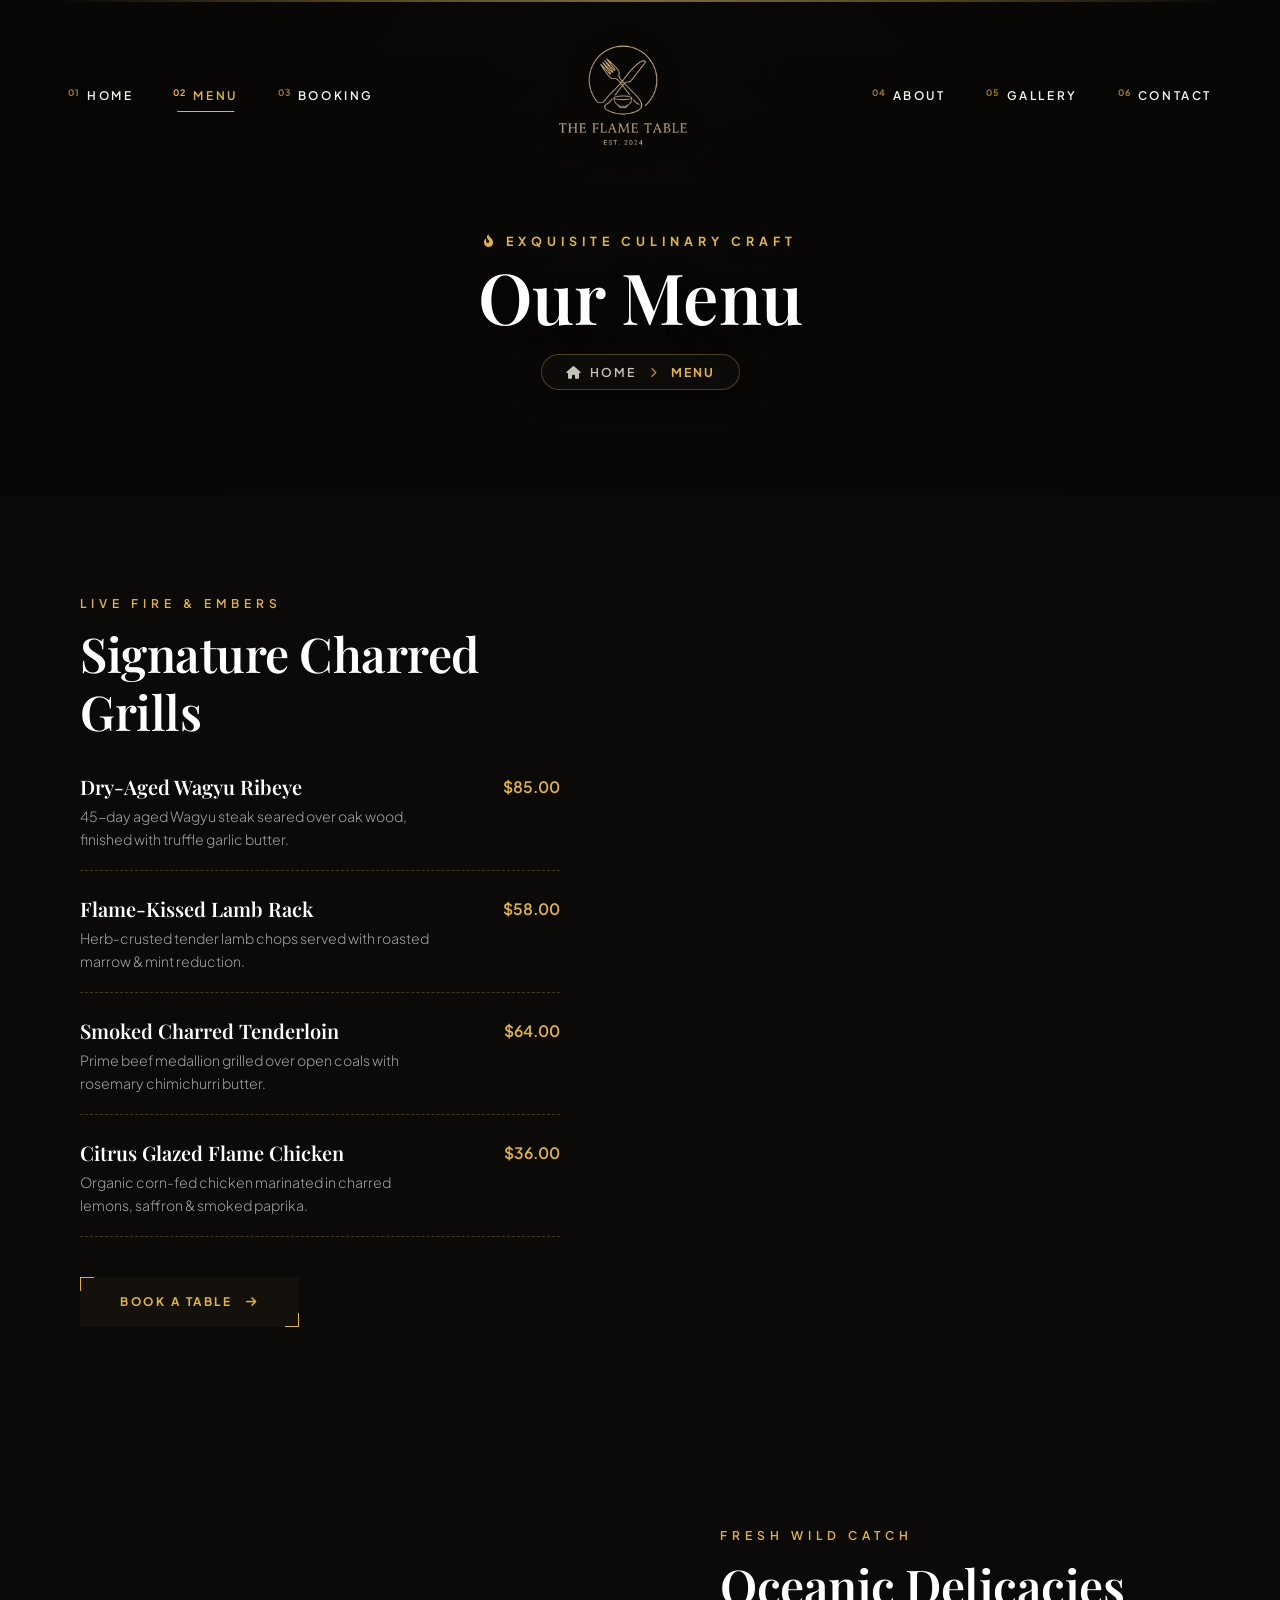
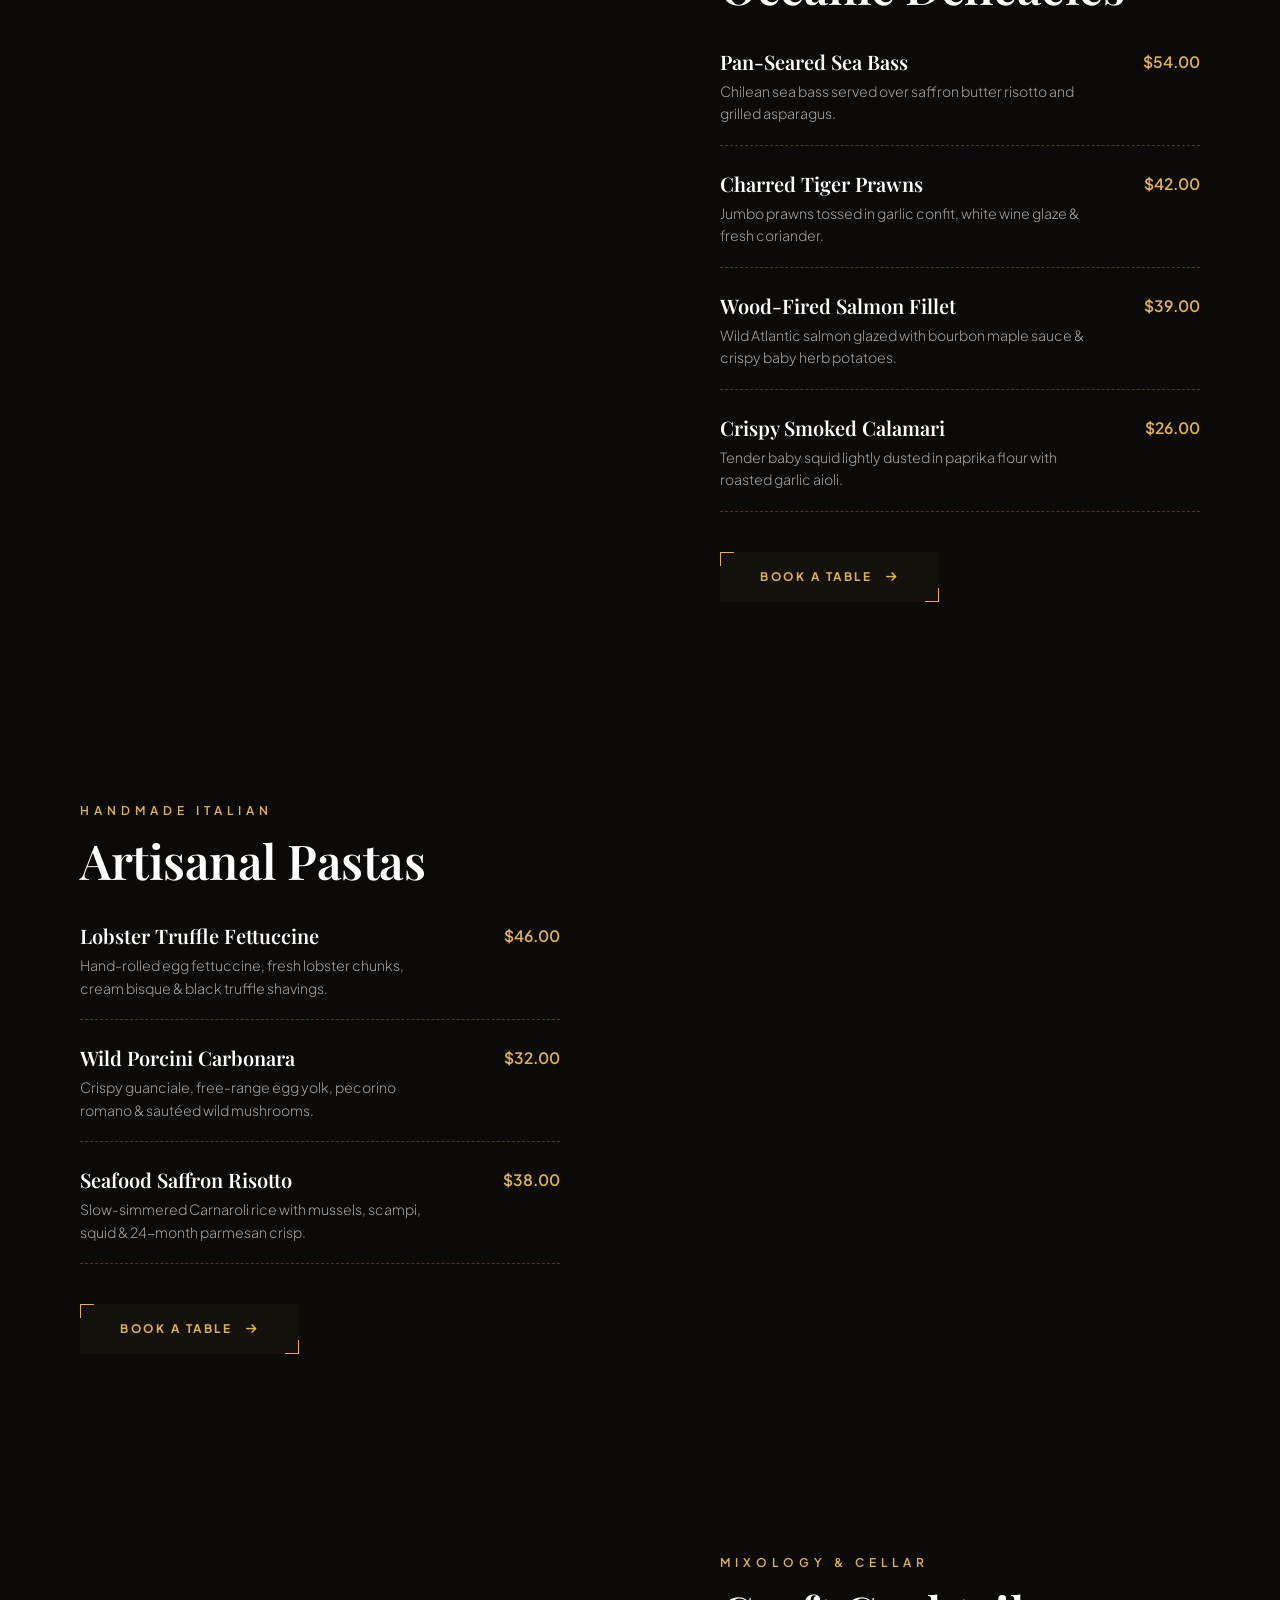
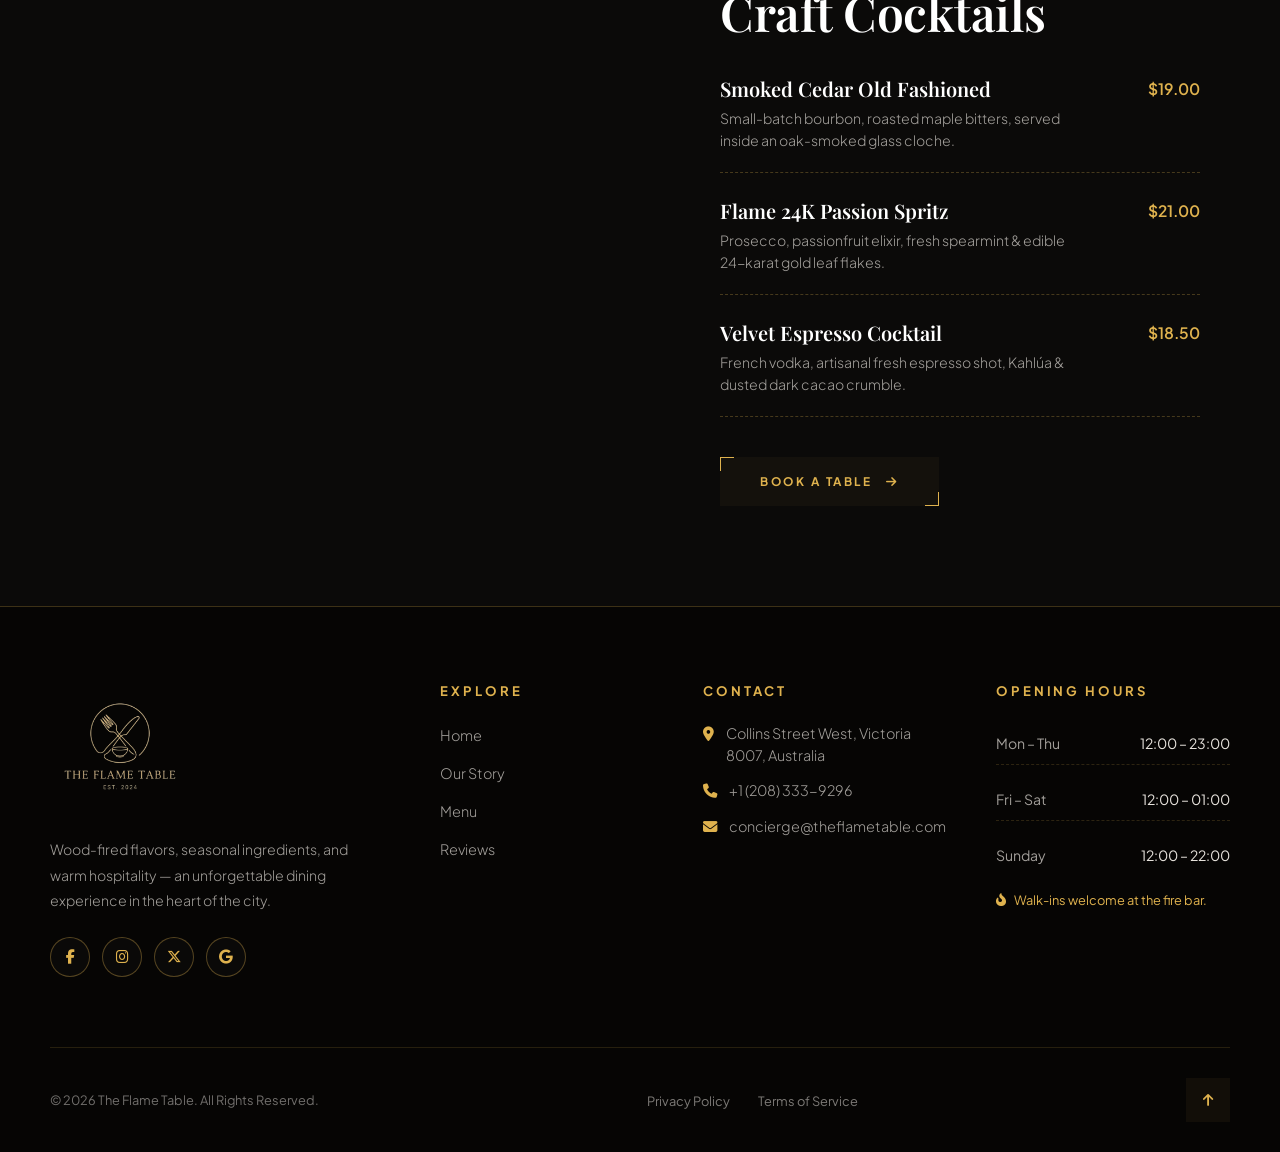
<file: menu.html>
<!DOCTYPE html>
<html lang="en">
<head>
    <meta charset="UTF-8">
    <meta name="viewport" content="width=device-width, initial-scale=1.0">
    <title>Our Menu — The Flame Table</title>
    
    <!-- Bootstrap 5 CSS CDN -->
    <link href="https://cdn.jsdelivr.net/npm/bootstrap@5.3.0/dist/css/bootstrap.min.css" rel="stylesheet">
    <!-- FontAwesome Icons CDN -->
    <link rel="stylesheet" href="https://cdnjs.cloudflare.com/ajax/libs/font-awesome/6.5.1/css/all.min.css">
    <!-- Google Fonts -->
    <link rel="preconnect" href="https://fonts.googleapis.com">
    <link rel="preconnect" href="https://fonts.gstatic.com" crossorigin>
    <link href="https://fonts.googleapis.com/css2?family=Playfair+Display:ital,wght@0,500;0,600;0,700;1,400&family=Plus+Jakarta+Sans:wght@300;400;500;600;700&display=swap" rel="stylesheet">
    
    <!-- Menu Page External CSS -->
    <link rel="stylesheet" href="css/menu.css">
</head>
<body>

<!--  PRELOADER-->
<div id="page-preloader" class="preloader">
   
    <div class="preloader-box">
       <div class="preloader-ring">
         <span class="preloader-text">FT</span>
        </div>

        <h2 class="preloader-title">The Flame Table</h2>
        <div class="preloader-line">
          <div class="preloader-progress"></div>
        </div>
    </div>
</div>


    <!-- BREADCRUMB BANNER -->
    <header class="menu-hero-header" id="home" style="background-image: url('https://images.unsplash.com/photo-1517248135467-4c7edcad34c4?auto=format&fit=crop&w=1920&q=90');">
        
        <div class="menu-hero-overlay"></div>

      
        <nav class="navbar navbar-expand-lg menu-navbar">
            <div class="nav-shell">

                <!-- MOBILE BAR -->
                <div class="nav-bar">
                    <a class="brand-link" href="index.html">
                        <img src="images/logo_restaurent.png" alt="The Flame Table" class="brand-img">
                    </a>
                    <button class="nav-toggle" type="button" data-bs-toggle="collapse" data-bs-target="#menuNavCollapse" aria-controls="menuNavCollapse" aria-expanded="false" aria-label="Toggle navigation">
                        <span class="toggle-bar"></span>
                        <span class="toggle-bar"></span>
                        <span class="toggle-bar"></span>
                    </button>
                </div>

                <!-- DESKTOP — links | center logo | links -->
                <div class="collapse navbar-collapse nav-panel" id="menuNavCollapse">
                    <ul class="navbar-nav nav-group">
                        <li class="nav-item"><a class="nav-link" href="index.html"><span class="link-idx">01</span>Home</a></li>
                        <li class="nav-item"><a class="nav-link active" href="menu.html"><span class="link-idx">02</span>Menu</a></li>
                        <li class="nav-item"><a class="nav-link" href="booking.html"><span class="link-idx">03</span>Booking</a></li>
                    </ul>

                    <a class="brand-center" href="index.html">
                        <img src="images/logo_restaurent.png" alt="The Flame Table" class="brand-img-lg">
                    </a>

                    <ul class="navbar-nav nav-group">
                        <li class="nav-item"><a class="nav-link" href="about.html"><span class="link-idx">04</span>About</a></li>
                        <li class="nav-item"><a class="nav-link" href="gallery.html"><span class="link-idx">05</span>Gallery</a></li>
                        <li class="nav-item"><a class="nav-link" href="contact.html"><span class="link-idx">06</span>Contact</a></li>
                    </ul>
                </div>

            </div>
        </nav>

        <!--  LUXURY BREADCRUMB BANNER  -->
        <div class="menu-banner-content">
            <span class="hero-subtitle mb-2">
                <i class="fa-solid fa-fire-flame-curved me-2"></i>Exquisite Culinary Craft
            </span>
            <h1 class="hero-title mb-3">Our Menu</h1>
            
            <div class="luxury-breadcrumb-wrap">
                <div class="breadcrumbs-pill">
                    <a href="index.html"><i class="fa-solid fa-house fs-7 me-1"></i> Home</a>
                    <span class="sep"><i class="fa-solid fa-chevron-right"></i></span>
                    <span class="current">Menu</span>
                </div>
            </div>
        </div>

    </header>


    <section class="menu-showcase-section" id="menu">
        <div class="menu-container">

            <!-- ROW 1 -->
            <div class="menu-split-row">
                <div class="menu-text-box">
                    <span class="menu-subtitle">Live Fire & Embers</span>
                    <h2 class="menu-title">Signature Charred Grills</h2>
                    <div class="menu-list">
                        <div class="menu-item">
                            <div class="item-details">
                                <h4>Dry-Aged Wagyu Ribeye</h4>
                                <p>45-day aged Wagyu steak seared over oak wood, finished with truffle garlic butter.</p>
                            </div>
                            <div class="menu-prices"><span>$85.00</span></div>
                        </div>
                        <div class="menu-item">
                            <div class="item-details">
                                <h4>Flame-Kissed Lamb Rack</h4>
                                <p>Herb-crusted tender lamb chops served with roasted marrow & mint reduction.</p>
                            </div>
                            <div class="menu-prices"><span>$58.00</span></div>
                        </div>
                        <div class="menu-item">
                            <div class="item-details">
                                <h4>Smoked Charred Tenderloin</h4>
                                <p>Prime beef medallion grilled over open coals with rosemary chimichurri butter.</p>
                            </div>
                            <div class="menu-prices"><span>$64.00</span></div>
                        </div>
                        <div class="menu-item">
                            <div class="item-details">
                                <h4>Citrus Glazed Flame Chicken</h4>
                                <p>Organic corn-fed chicken marinated in charred lemons, saffron & smoked paprika.</p>
                            </div>
                            <div class="menu-prices"><span>$36.00</span></div>
                        </div>
                    </div>
                    <a href="booking.html" class="flame-cta-btn">
                        <span>Book A Table</span>
                        <i class="fa-solid fa-arrow-right"></i>
                    </a>
                </div>
                <div class="menu-img-box" style="background-image: url('https://images.unsplash.com/photo-1555939594-58d7cb561ad1?auto=format&fit=crop&w=1600&q=95');"></div>
            </div>

            <!-- ROW 2 -->
            <div class="menu-split-row reverse-layout">
                <div class="menu-text-box">
                    <span class="menu-subtitle">Fresh Wild Catch</span>
                    <h2 class="menu-title">Oceanic Delicacies</h2>
                    <div class="menu-list">
                        <div class="menu-item">
                            <div class="item-details">
                                <h4>Pan-Seared Sea Bass</h4>
                                <p>Chilean sea bass served over saffron butter risotto and grilled asparagus.</p>
                            </div>
                            <div class="menu-prices"><span>$54.00</span></div>
                        </div>
                        <div class="menu-item">
                            <div class="item-details">
                                <h4>Charred Tiger Prawns</h4>
                                <p>Jumbo prawns tossed in garlic confit, white wine glaze & fresh coriander.</p>
                            </div>
                            <div class="menu-prices"><span>$42.00</span></div>
                        </div>
                        <div class="menu-item">
                            <div class="item-details">
                                <h4>Wood-Fired Salmon Fillet</h4>
                                <p>Wild Atlantic salmon glazed with bourbon maple sauce & crispy baby herb potatoes.</p>
                            </div>
                            <div class="menu-prices"><span>$39.00</span></div>
                        </div>
                        <div class="menu-item">
                            <div class="item-details">
                                <h4>Crispy Smoked Calamari</h4>
                                <p>Tender baby squid lightly dusted in paprika flour with roasted garlic aioli.</p>
                            </div>
                            <div class="menu-prices"><span>$26.00</span></div>
                        </div>
                    </div>
                    <a href="booking.html" class="flame-cta-btn">
                        <span>Book A Table</span>
                        <i class="fa-solid fa-arrow-right"></i>
                    </a>
                </div>
                <div class="menu-img-box" style="background-image: url('https://images.unsplash.com/photo-1534422298391-e4f8c172dddb?auto=format&fit=crop&w=1600&q=95');"></div>
            </div>

            <!-- ROW 3 -->
            <div class="menu-split-row">
                <div class="menu-text-box">
                    <span class="menu-subtitle">Handmade Italian</span>
                    <h2 class="menu-title">Artisanal Pastas</h2>
                    <div class="menu-list">
                        <div class="menu-item">
                            <div class="item-details">
                                <h4>Lobster Truffle Fettuccine</h4>
                                <p>Hand-rolled egg fettuccine, fresh lobster chunks, cream bisque & black truffle shavings.</p>
                            </div>
                            <div class="menu-prices"><span>$46.00</span></div>
                        </div>
                        <div class="menu-item">
                            <div class="item-details">
                                <h4>Wild Porcini Carbonara</h4>
                                <p>Crispy guanciale, free-range egg yolk, pecorino romano & sautéed wild mushrooms.</p>
                            </div>
                            <div class="menu-prices"><span>$32.00</span></div>
                        </div>
                        <div class="menu-item">
                            <div class="item-details">
                                <h4>Seafood Saffron Risotto</h4>
                                <p>Slow-simmered Carnaroli rice with mussels, scampi, squid & 24-month parmesan crisp.</p>
                            </div>
                            <div class="menu-prices"><span>$38.00</span></div>
                        </div>
                    </div>
                    <a href="booking.html" class="flame-cta-btn">
                        <span>Book A Table</span>
                        <i class="fa-solid fa-arrow-right"></i>
                    </a>
                </div>
                <div class="menu-img-box" style="background-image: url('https://images.unsplash.com/photo-1551183053-bf91a1d81141?auto=format&fit=crop&w=1600&q=95');"></div>
            </div>

            <!-- ROW 4 -->
            <div class="menu-split-row reverse-layout">
                <div class="menu-text-box">
                    <span class="menu-subtitle">Mixology & Cellar</span>
                    <h2 class="menu-title">Craft Cocktails</h2>
                    <div class="menu-list">
                        <div class="menu-item">
                            <div class="item-details">
                                <h4>Smoked Cedar Old Fashioned</h4>
                                <p>Small-batch bourbon, roasted maple bitters, served inside an oak-smoked glass cloche.</p>
                            </div>
                            <div class="menu-prices"><span>$19.00</span></div>
                        </div>
                        <div class="menu-item">
                            <div class="item-details">
                                <h4>Flame 24K Passion Spritz</h4>
                                <p>Prosecco, passionfruit elixir, fresh spearmint & edible 24-karat gold leaf flakes.</p>
                            </div>
                            <div class="menu-prices"><span>$21.00</span></div>
                        </div>
                        <div class="menu-item">
                            <div class="item-details">
                                <h4>Velvet Espresso Cocktail</h4>
                                <p>French vodka, artisanal fresh espresso shot, Kahlúa & dusted dark cacao crumble.</p>
                            </div>
                            <div class="menu-prices"><span>$18.50</span></div>
                        </div>
                    </div>
                    <a href="booking.html" class="flame-cta-btn">
                        <span>Book A Table</span>
                        <i class="fa-solid fa-arrow-right"></i>
                    </a>
                </div>
                <div class="menu-img-box" style="background-image: url('https://images.unsplash.com/photo-1551024709-8f23befc6f87?auto=format&fit=crop&w=1600&q=95');"></div>
            </div>

        </div>
    </section>

    <!-- FOOTER -->
    <footer class="site-footer" id="contact">
        <div class="footer-inner">
            <div class="footer-grid">
                <div class="footer-brand">
                    <img src="images/logo_restaurent.png" alt="The Flame Table Logo" class="footer-logo">
                    <p class="footer-about">
                        Wood-fired flavors, seasonal ingredients, and warm hospitality — an unforgettable dining experience in the heart of the city.
                    </p>
                    <div class="footer-social">
                        <a href="https://facebook.com" target="_blank" rel="noopener"><i class="fa-brands fa-facebook-f"></i></a>
                        <a href="https://instagram.com" target="_blank" rel="noopener"><i class="fa-brands fa-instagram"></i></a>
                        <a href="https://x.com" target="_blank" rel="noopener"><i class="fa-brands fa-x-twitter"></i></a>
                        <a href="https://google.com" target="_blank" rel="noopener"><i class="fa-brands fa-google"></i></a>
                    </div>
                </div>

                <div class="footer-col">
                    <h4 class="footer-heading">Explore</h4>
                    <ul class="footer-links">
                        <li><a href="index.html">Home</a></li>
                        <li><a href="about.html">Our Story</a></li>
                        <li><a href="menu.html">Menu</a></li>
                        <li><a href="gallery.html">Reviews</a></li>
                    </ul>
                </div>

                <div class="footer-col">
                    <h4 class="footer-heading">Contact</h4>
                    <ul class="footer-contact">
                        <li><i class="fa-solid fa-location-dot"></i><span>Collins Street West, Victoria 8007, Australia</span></li>
                        <li><i class="fa-solid fa-phone"></i><a href="tel:+12083339296">+1 (208) 333-9296</a></li>
                        <li><i class="fa-solid fa-envelope"></i><a href="mailto:concierge@theflametable.com">concierge@theflametable.com</a></li>
                    </ul>
                </div>

                <div class="footer-col">
                    <h4 class="footer-heading">Opening Hours</h4>
                    <ul class="footer-hours">
                        <li><span>Mon – Thu</span><span>12:00 – 23:00</span></li>
                        <li><span>Fri – Sat</span><span>12:00 – 01:00</span></li>
                        <li><span>Sunday</span><span>12:00 – 22:00</span></li>
                    </ul>
                    <p class="footer-note"><i class="fa-solid fa-fire-flame-curved"></i> Walk-ins welcome at the fire bar.</p>
                </div>
            </div>

            <div class="footer-bottom">
                <p class="footer-copy">&copy; 2026 The Flame Table. All Rights Reserved.</p>
                <ul class="footer-legal">
                    <li><a href="#">Privacy Policy</a></li>
                    <li><a href="#">Terms of Service</a></li>
                </ul>
                <a href="#home" class="footer-top" aria-label="Back to top"><i class="fa-solid fa-arrow-up"></i></a>
            </div>
        </div>
    </footer>

    <!-- Bootstrap JS Bundle -->
    <script src="https://cdn.jsdelivr.net/npm/bootstrap@5.3.0/dist/js/bootstrap.bundle.min.js"></script>


    <script>
        // Navbar Scrolled Effect
        window.addEventListener('scroll', function() {
            const navbar = document.querySelector('.menu-navbar');
            if (window.scrollY > 50) {
                navbar.classList.add('scrolled');
            } else {
                navbar.classList.remove('scrolled');
            }
        });

        // Page Preloader Hide on Load
        window.addEventListener('load', function() {
            const preloader = document.getElementById('page-preloader');
            setTimeout(function() {
                preloader.classList.add('loaded');
            }, 400);
        });

        // Smooth Back to Top Scroll
        document.querySelector('.footer-top').addEventListener('click', function(e) {
            e.preventDefault();
            window.scrollTo({
                top: 0,
                behavior: 'smooth'
            });
        });

        // Close Mobile Menu When A Link Is Tapped (professional UX)
        document.querySelectorAll('.menu-navbar .nav-link').forEach(function(link) {
            link.addEventListener('click', function() {
                const collapse = document.getElementById('menuNavCollapse');
                if (collapse && collapse.classList.contains('show')) {
                    bootstrap.Collapse.getOrCreateInstance(collapse).hide();
                }
            });
        });
    </script>
</body>
</html>
</file>
<file: css/ style.css>
@import url('https://fonts.googleapis.com/css2?family=Playfair+Display:ital,wght@0,500;0,600;0,700;1,400&family=Plus+Jakarta+Sans:wght@300;400;500;600;700&display=swap');

/* ============================================
   GLOBAL & RESET STYLES
============================================ */
html {
    scroll-behavior: smooth;
    scroll-padding-top: 90px;
}

body {
    font-family: 'Plus Jakarta Sans', sans-serif;
    background-color: #080706;
    color: #f4f0ea;
    margin: 0;
    padding: 0;
    overflow-x: hidden;
    -webkit-tap-highlight-color: transparent;
}

::selection {
    background: #997b35;
    color: #080706;
}

/* ============================================
   PRELOADER
============================================ */
.preloader {
    position: fixed;
    inset: 0;
    background-color: #070605;
    z-index: 99999;
    display: flex;
    align-items: center;
    justify-content: center;
    transition: opacity 0.6s cubic-bezier(0.16, 1, 0.3, 1), visibility 0.6s ease;
}

.preloader.loaded {
    opacity: 0;
    visibility: hidden;
    pointer-events: none;
}

.preloader-box {
    display: flex;
    flex-direction: column;
    align-items: center;
    text-align: center;
    gap: 22px;
}

.preloader-ring {
    position: relative;
    width: 75px;
    height: 75px;
    background: radial-gradient(circle, rgba(223, 178, 78, 0.12) 0%, rgba(223, 178, 78, 0.02) 70%);
    border: 1px solid rgba(223, 178, 78, 0.4);
    border-radius: 50%;
    display: flex;
    align-items: center;
    justify-content: center;
    box-shadow: 0 0 30px rgba(223, 178, 78, 0.2);
    animation: ringPulse 1.8s infinite ease-in-out;
}

.preloader-text {
    font-family: 'Playfair Display', serif;
    font-size: 1.25rem;
    font-weight: 700;
    color: #dfb24e;
    letter-spacing: 2px;
}

.preloader-title {
    font-family: 'Playfair Display', serif;
    font-size: 1.35rem;
    font-weight: 500;
    color: #dfb24e;
    letter-spacing: 5px;
    text-transform: uppercase;
    margin: 0;
}

.preloader-line {
    width: 90px;
    height: 2px;
    background: rgba(223, 178, 78, 0.15);
    border-radius: 4px;
    overflow: hidden;
    margin-top: 4px;
}

.preloader-progress {
    width: 0%;
    height: 100%;
    background: #dfb24e;
    animation: progressMove 1.1s cubic-bezier(0.65, 0, 0.35, 1) forwards;
}

@keyframes ringPulse {
    0%, 100% { transform: scale(0.95); box-shadow: 0 0 15px rgba(223, 178, 78, 0.15); }
    50% { transform: scale(1.05); box-shadow: 0 0 35px rgba(223, 178, 78, 0.35); }
}

@keyframes progressMove {
    0% { width: 0%; }
    60% { width: 80%; }
    100% { width: 100%; }
}

@media (max-width: 480px) {
    .preloader-box { gap: 16px; }
    .preloader-ring { width: 62px; height: 62px; }
    .preloader-text { font-size: 1.05rem; }
    .preloader-title { font-size: 1.05rem; letter-spacing: 3px; }
    .preloader-line { width: 72px; }
}

/* ============================================
   HERO HEADER
============================================ */
.hero-header {
    position: relative;
    min-height: 100vh;
    min-height: 100svh;
    display: flex;
    flex-direction: column;
    background-color: #080706;
    overflow: hidden;
}

.hero-overlay {
    position: absolute;
    inset: 0;
    background: radial-gradient(circle at center, rgba(8, 7, 6, 0) 0%, rgba(5, 4, 3, 0.88) 100%), linear-gradient(to top, rgba(8, 7, 6, 0.45) 0%, rgba(8, 7, 6, 0.5) 60%, rgba(8, 7, 6, 0.63) 100%);
    z-index: 5;
    pointer-events: none;
}

.carousel-holder {
    position: absolute;
    inset: 0;
    z-index: 1;
}
.carousel-holder .carousel,
.carousel-holder .carousel-inner,
.carousel-holder .carousel-item {
    height: 100%;
}
.slider-bg {
    position: absolute;
    inset: 0;
    background-position: center;
    background-size: cover;
    background-repeat: no-repeat;
}

@media (max-width: 991.98px) {
    .hero-header {
        min-height: 75vh;
        min-height: 75svh;
    }
}

@media (max-width: 576px) {
    .hero-header {
        min-height: 70vh;
        min-height: 70svh;
    }
}

/* ============================================
   NAVBAR STYLING
============================================ */
.menu-navbar {
    position: fixed;
    top: 0;
    left: 0;
    width: 100%;
    z-index: 999;
    background: transparent;
    padding: 0;
    transition: background 0.4s ease, box-shadow 0.4s ease;
}

.menu-navbar::before {
    content: '';
    position: absolute;
    top: 0;
    left: 0;
    right: 0;
    height: 2px;
    background: linear-gradient(90deg, transparent 4%, #997b35 28%, #e2b86b 50%, #997b35 72%, transparent 96%);
    opacity: 0.55;
    z-index: 2;
    pointer-events: none;
}

.menu-navbar.scrolled {
    background-color: rgba(10, 8, 6, 0.94);
    -webkit-backdrop-filter: blur(18px);
    backdrop-filter: blur(18px);
    box-shadow: 0 14px 34px rgba(0, 0, 0, 0.65);
}

.nav-shell {
    position: relative;
    width: 100%;
    max-width: 1650px;
    margin: 0 auto;
    padding: 0 3rem;
}

.nav-bar {
    display: flex;
    align-items: center;
    justify-content: space-between;
    gap: 16px;
    padding: 12px 0;
}

.brand-link {
    display: inline-flex;
    align-items: center;
    text-decoration: none;
}

.brand-img {
    width: 100px;
    height: auto;
    object-fit: contain;
    filter: drop-shadow(0 4px 12px rgba(0, 0, 0, 0.85));
    transition: width 0.4s ease;
}

.brand-center {
    display: none;
    flex-direction: column;
    align-items: center;
    padding: 15px 2.2rem;
    text-decoration: none;
}

.brand-img-lg {
    width: 150px;
    height: auto;
    object-fit: contain;
    filter: drop-shadow(0 4px 12px rgba(0, 0, 0, 0.85));
    transition: width 0.4s ease;
}

.menu-navbar.scrolled .brand-img-lg { width: 115px; }
.menu-navbar.scrolled .brand-img { width: 88px; }

.nav-panel {
    width: 100%;
    background: transparent;
}

.nav-group {
    margin-bottom: 0;
    align-items: center;
}

.nav-group .nav-link {
    position: relative;
    display: inline-flex;
    align-items: baseline;
    gap: 7px;
    color: #f4f0ea;
    font-size: 0.74rem;
    font-weight: 600;
    letter-spacing: 2.6px;
    text-transform: uppercase;
    text-shadow: 0 1px 8px rgba(0, 0, 0, 0.8);
    padding: 14px 18px !important;
    transition: color 0.3s ease;
}

.link-idx {
    font-size: 0.56rem;
    font-weight: 700;
    letter-spacing: 1px;
    color: #997b35;
    transform: translateY(-4px);
    transition: color 0.3s ease;
}

.nav-group .nav-link::after {
    content: '';
    position: absolute;
    bottom: 6px;
    left: 50%;
    transform: translateX(-50%);
    width: 0;
    height: 1px;
    background: #dfb24e;
    transition: width 0.35s ease;
}

.nav-group .nav-link:hover,
.nav-group .nav-link.active { color: #dfb24e; }
.nav-group .nav-link:hover .link-idx,
.nav-group .nav-link.active .link-idx { color: #dfb24e; }
.nav-group .nav-link:hover::after,
.nav-group .nav-link.active::after { width: 55%; }

/* HAMBURGER TOGGLE */
.nav-toggle {
    width: 44px;
    height: 44px;
    flex-shrink: 0;
    display: inline-flex;
    flex-direction: column;
    align-items: center;
    justify-content: center;
    gap: 6px;
    padding: 0;
    background: rgba(223, 178, 78, 0.07);
    border: 1px solid rgba(223, 178, 78, 0.35);
    border-radius: 0;
    box-shadow: none;
    transition: background 0.3s ease, border-color 0.3s ease, transform 0.3s ease;
}

.nav-toggle:hover {
    background: rgba(223, 178, 78, 0.16);
    border-color: rgba(223, 178, 78, 0.6);
}

.toggle-bar {
    display: block;
    width: 20px;
    height: 2px;
    background: #dfb24e;
    border-radius: 0;
    transition: transform 0.35s cubic-bezier(0.16, 1, 0.3, 1), opacity 0.25s ease;
}

.toggle-bar:nth-child(2) {
    width: 13px;
    align-self: flex-end;
    margin-right: 5px;
}

.nav-toggle[aria-expanded="true"] .toggle-bar:nth-child(1) { transform: translateY(8px) rotate(45deg); }
.nav-toggle[aria-expanded="true"] .toggle-bar:nth-child(2) { opacity: 0; }
.nav-toggle[aria-expanded="true"] .toggle-bar:nth-child(3) { transform: translateY(-8px) rotate(-45deg); }

@media (min-width: 992px) {
    .nav-bar { display: none; }
    .brand-center { display: flex; }
    .nav-panel {
        display: flex;
        justify-content: space-between;
        align-items: center;
    }
    .nav-group { flex-direction: row; }
}

/* MOBILE SLIDE-IN DRAWER */
@media (max-width: 991.98px) {
    .menu-navbar {
        background-color: rgba(8, 7, 6, 0.92);
        -webkit-backdrop-filter: blur(16px);
        backdrop-filter: blur(16px);
    }
    .nav-shell { padding: 0 20px; }
    .nav-bar { padding: 10px 0; }

    .nav-panel {
        position: fixed;
        top: 0;
        left: -100%;
        width: 280px;
        height: 100vh;
        height: 100svh;
        margin: 0;
        padding: 90px 24px 30px;
        background-color: rgba(9, 7, 6, 0.98);
        -webkit-backdrop-filter: blur(24px);
        backdrop-filter: blur(24px);
        border-right: 1px solid rgba(153, 123, 53, 0.3);
        box-shadow: 20px 0 50px rgba(0, 0, 0, 0.85);
        transition: left 0.4s cubic-bezier(0.16, 1, 0.3, 1);
        overflow-y: auto;
        z-index: 1000;
        display: flex;
        flex-direction: column;
        align-items: flex-start;
    }
    .nav-panel.show {
        left: 0;
    }
    .nav-group {
        width: 100%;
        display: flex;
        flex-direction: column;
        align-items: flex-start !important;
    }
    .nav-group .nav-link {
        display: flex;
        justify-content: flex-start;
        width: 100%;
        padding: 14px 10px !important;
        font-size: 0.8rem;
        letter-spacing: 2.8px;
        border-bottom: 1px dashed rgba(153, 123, 53, 0.22);
    }
    .nav-group:last-child .nav-item:last-child .nav-link { border-bottom: none; }
}

@media (max-width: 480px) {
    .nav-shell { padding: 0 14px; }
    .nav-panel { width: 250px; padding-top: 80px; }
    .brand-img { width: 85px; }
}

/* ============================================
   HERO CONTENT & BUTTONS
============================================ */
.hero-content-holder {
    position: relative;
    z-index: 10;
    flex: 1;
    display: flex;
    align-items: center;
    justify-content: center;
    padding: 8rem 1rem 5rem;
}

.hero-slide {
    opacity: 0;
    transition: opacity 0.5s ease-in-out;
}
.hero-slide.active { opacity: 1; }

.hero-subtitle {
    color: #dfb24e;
    font-size: 0.8rem;
    letter-spacing: 5px;
    font-weight: 600;
    text-transform: uppercase;
    display: block;
    text-shadow: 0 2px 10px rgba(0, 0, 0, 0.7);
}

.hero-title {
    font-family: 'Playfair Display', serif;
    font-size: clamp(2.4rem, 5vw, 4.5rem);
    font-weight: 600;
    color: #fff;
    line-height: 1.15;
    letter-spacing: -0.5px;
    text-shadow: 0 4px 25px rgba(0, 0, 0, 0.75);
}
.hero-title .accent {
    font-style: italic;
    color: #dfb24e;
    font-weight: 500;
}

.hero-desc {
    font-size: 1.05rem;
    color: rgba(255, 255, 255, 0.92);
    font-weight: 300;
    max-width: 540px;
    margin-left: auto;
    margin-right: auto;
    line-height: 1.7;
    text-shadow: 0 2px 12px rgba(0, 0, 0, 0.7);
}

.hero-actions {
    display: flex;
    align-items: center;
    justify-content: center;
    gap: 16px;
}

@media (max-width: 768px) {
    .hero-content-holder { padding: 6rem 1rem 4rem; }
}

@media (max-width: 576px) {
    .hero-content-holder { padding: 5rem 1rem 3rem; }
    .hero-title { font-size: clamp(1.9rem, 7.5vw, 2.6rem); }
    .hero-desc { font-size: 0.9rem; margin-bottom: 20px !important; }
    .hero-subtitle { letter-spacing: 3.5px; margin-bottom: 8px !important; }
}

/* BUTTON & CAROUSEL CONTROLS */
.btn-modern-gold {
    position: relative;
    display: inline-flex;
    align-items: center;
    justify-content: center;
    gap: 14px;
    padding: 16px 40px;
    background: rgba(223, 178, 78, 0.05);
    border: none;
    color: #dfb24e;
    font-size: 0.74rem;
    font-weight: 700;
    letter-spacing: 2.5px;
    text-transform: uppercase;
    text-decoration: none;
    transition: background 0.35s ease, color 0.35s ease, transform 0.35s ease;
}
.btn-modern-gold i {
    font-size: 0.7rem;
    transition: transform 0.3s ease;
}
.btn-modern-gold::before,
.btn-modern-gold::after {
    content: '';
    position: absolute;
    width: 14px;
    height: 14px;
    transition: width 0.45s cubic-bezier(0.16, 1, 0.3, 1), height 0.45s cubic-bezier(0.16, 1, 0.3, 1);
}
.btn-modern-gold::before {
    top: 0; left: 0;
    border-top: 1px solid #dfb24e;
    border-left: 1px solid #dfb24e;
}
.btn-modern-gold::after {
    right: 0; bottom: 0;
    border-right: 1px solid #dfb24e;
    border-bottom: 1px solid #dfb24e;
}
.btn-modern-gold:hover {
    background: rgba(223, 178, 78, 0.12);
    color: #f3d88b;
    transform: translateY(-3px);
}
.btn-modern-gold:hover::before,
.btn-modern-gold:hover::after {
    width: 100%;
    height: 100%;
}
.btn-modern-gold:hover i { transform: translateX(6px); }

.carousel-btn {
    position: absolute;
    top: 50%;
    transform: translateY(-50%);
    width: 48px; height: 48px;
    border: none;
    background: rgba(13, 11, 9, 0.65);
    backdrop-filter: blur(10px);
    -webkit-backdrop-filter: blur(10px);
    color: #dfb24e;
    display: flex;
    align-items: center;
    justify-content: center;
    font-size: 0.9rem;
    cursor: pointer;
    transition: background 0.3s ease, color 0.3s ease;
    z-index: 15;
}
.carousel-btn.prev { left: 1.5rem; }
.carousel-btn.next { right: 1.5rem; }

@media (max-width: 768px) {
    .carousel-btn { width: 40px; height: 40px; font-size: 0.8rem; }
    .carousel-btn.prev { left: 0.8rem; }
    .carousel-btn.next { right: 0.8rem; }
}

/* LUXURY SECTION */
.luxury-moments-section {
    padding: 130px 40px;
    background-color: #18191b;
    color: #f4f0ea;
    position: relative;
    overflow: hidden;
}

.luxury-container {
    max-width: 1600px;
    margin: 0 auto;
    position: relative;
    z-index: 2;
}

.luxury-header {
    text-align: center;
    max-width: 720px;
    margin: 0 auto 80px auto;
}

.luxury-subtitle {
    color: #dfb24e;
    font-size: 0.78rem;
    letter-spacing: 5px;
    text-transform: uppercase;
    font-weight: 600;
    display: block;
    margin-bottom: 12px;
}

.luxury-title {
    font-family: 'Playfair Display', serif;
    font-size: clamp(2.4rem, 4vw, 3.8rem);
    font-weight: 600;
    color: #ffffff;
    margin: 0 0 16px 0;
    letter-spacing: -0.5px;
}

.luxury-title .tx-accent {
    font-style: italic;
    color: #dfb24e;
    font-weight: 400;
}

.luxury-line {
    width: 60px;
    height: 1px;
    background: linear-gradient(90deg, transparent, #dfb24e, transparent);
    margin: 0 auto 20px auto;
}

.luxury-desc {
    font-size: 1.02rem;
    color: rgba(244, 240, 234, 0.75);
    line-height: 1.8;
    font-weight: 300;
    margin: 0;
}

.luxury-grid {
    display: grid;
    grid-template-columns: repeat(3, 1fr);
    gap: 32px;
}

.luxury-card {
    background: #0d0b09;
    border-radius: 20px;
    overflow: hidden;
    border: 1px solid rgba(223, 178, 78, 0.15);
    display: flex;
    flex-direction: column;
    transition: border-color 0.4s ease, box-shadow 0.4s ease, transform 0.4s ease;
}

.luxury-card:hover {
    border-color: rgba(223, 178, 78, 0.4);
    box-shadow: 0 15px 35px rgba(0, 0, 0, 0.6), 0 0 20px rgba(223, 178, 78, 0.05);
    transform: translateY(-8px);
}

.card-image-wrap {
    position: relative;
    width: 100%;
    height: 260px;
    overflow: hidden;
}

/* NORMAL SCROLLABLE LOCAL IMAGES (NO FIXED / NO PARALLAX) */
.card-bg-fixed {
    width: 100%;
    height: 100%;
    background-position: center;
    background-size: cover;
    background-repeat: no-repeat;
    background-attachment: scroll;
    transition: transform 0.6s cubic-bezier(0.16, 1, 0.3, 1);
}

.luxury-card:hover .card-bg-fixed {
    transform: scale(1.08);
}

.card-overlay {
    position: absolute;
    inset: 0;
    background: linear-gradient(180deg, rgba(13, 11, 9, 0) 0%, rgba(13, 11, 9, 0.85) 100%);
    z-index: 1;
    pointer-events: none;
}

.ghost-num {
    position: absolute;
    top: 16px;
    right: 20px;
    font-family: 'Playfair Display', serif;
    font-size: 3.2rem;
    font-weight: 700;
    line-height: 1;
    color: transparent;
    -webkit-text-stroke: 1px rgb(255, 251, 244);
    z-index: 2;
}

.card-content {
    padding: 30px;
    display: flex;
    flex-direction: column;
    align-items: flex-start;
    flex: 1;
    z-index: 2;
}

.icon-box {
    width: 48px;
    height: 48px;
    border-radius: 12px;
    background: rgba(223, 178, 78, 0.1);
    border: 1px solid rgba(223, 178, 78, 0.25);
    display: flex;
    align-items: center;
    justify-content: center;
    color: #dfb24e;
    font-size: 1.1rem;
    margin-bottom: 20px;
}

.card-tag {
    font-size: 0.68rem;
    font-weight: 600;
    letter-spacing: 2.5px;
    text-transform: uppercase;
    color: #dfb24e;
    margin-bottom: 8px;
    display: inline-flex;
    align-items: center;
    gap: 8px;
}

.card-tag::before {
    content: '';
    width: 14px;
    height: 1px;
    background: #dfb24e;
}

.card-heading {
    font-family: 'Playfair Display', serif;
    font-size: 1.65rem;
    color: #ffffff;
    margin: 0 0 12px 0;
    font-weight: 600;
    line-height: 1.25;
}

.card-text {
    font-size: 0.9rem;
    color: rgba(244, 240, 234, 0.75);
    line-height: 1.7;
    margin: 0 0 24px 0;
    font-weight: 300;
}

/* CARD LINK — bracket outline (same design) */
.luxury-explore-btn {
    position: relative;
    display: inline-flex;
    align-items: center;
    gap: 12px;
    margin-top: auto;
    padding: 13px 22px;
    background: rgba(223, 178, 78, 0.05);
    color: #dfb24e;
    font-size: 0.72rem;
    font-weight: 700;
    letter-spacing: 2px;
    text-transform: uppercase;
    text-decoration: none;
    transition: background 0.35s ease, color 0.35s ease;
}

.luxury-explore-btn::before,
.luxury-explore-btn::after {
    content: '';
    position: absolute;
    width: 12px;
    height: 12px;
    transition: width 0.45s cubic-bezier(0.16, 1, 0.3, 1), height 0.45s cubic-bezier(0.16, 1, 0.3, 1);
}

.luxury-explore-btn::before {
    top: 0;
    left: 0;
    border-top: 1px solid #dfb24e;
    border-left: 1px solid #dfb24e;
}

.luxury-explore-btn::after {
    right: 0;
    bottom: 0;
    border-right: 1px solid #dfb24e;
    border-bottom: 1px solid #dfb24e;
}

.luxury-explore-btn:hover {
    background: rgba(223, 178, 78, 0.12);
    color: #f3d88b;
}

.luxury-explore-btn:hover::before,
.luxury-explore-btn:hover::after {
    width: 100%;
    height: 100%;
}

.luxury-explore-btn i {
    font-size: 0.62rem;
    transition: transform 0.3s ease;
}

.luxury-explore-btn:hover i {
    transform: translateX(6px);
}

/* ---- RESPONSIVE: LUXURY SECTION (≤1200px) ---- */
@media (max-width: 1200px) {
    .luxury-moments-section { padding: 110px 30px; }
    .luxury-grid { gap: 24px; }
}

/* ---- RESPONSIVE: LUXURY SECTION (≤991.98px) — cards stack ---- */
@media (max-width: 991.98px) {
    .luxury-moments-section { padding: 90px 24px; }
    .luxury-grid {
        grid-template-columns: 1fr;
        gap: 28px;
        max-width: 620px;
        margin: 0 auto;
    }
    .luxury-header { margin-bottom: 55px; }
    .card-image-wrap { height: 300px; }
}

/* ---- RESPONSIVE: LUXURY SECTION (≤576px) ---- */
@media (max-width: 576px) {
    .luxury-moments-section { padding: 70px 18px; }
    .luxury-header { margin-bottom: 42px; }
    .card-image-wrap { height: 240px; }
    .ghost-num { font-size: 2.5rem; top: 12px; right: 16px; }
    .card-content { padding: 24px 20px; }
    .icon-box { margin-bottom: 16px; }
    .card-heading { font-size: 1.45rem; }
    .luxury-explore-btn {
        width: 100%;
        justify-content: center;
        padding: 14px 18px;
    }
}

/* ---- RESPONSIVE: LUXURY SECTION (≤380px) ---- */
@media (max-width: 380px) {
    .card-content { padding: 22px 16px; }
    .luxury-explore-btn { padding: 13px 14px; font-size: 0.68rem; letter-spacing: 1.8px; }
}


/* THE CRAFT SECTION */
.flame-section {
    padding: 140px 0;
    background-color: #050403;
    color: #f5f2eb;
    position: relative;
    overflow: hidden;
    font-family: 'Plus Jakarta Sans', sans-serif;
}

.flame-glow-top {
    position: absolute;
    width: 700px;
    height: 700px;
    border-radius: 50%;
    background: radial-gradient(circle, rgba(226, 184, 107, 0.07) 0%, transparent 70%);
    top: -250px;
    left: 50%;
    transform: translateX(-50%);
    pointer-events: none;
}

.flame-glow-bottom {
    position: absolute;
    width: 600px;
    height: 600px;
    border-radius: 50%;
    background: radial-gradient(circle, rgba(226, 184, 107, 0.04) 0%, transparent 70%);
    bottom: -200px;
    right: -100px;
    pointer-events: none;
}

.flame-container {
    max-width: 1600px;
    margin: 0 auto;
    padding: 0 40px;
    position: relative;
    z-index: 2;
}

.flame-head {
    max-width: 880px;
    margin: 0 auto 100px;
    text-align: center;
}

.flame-badge {
    display: inline-flex;
    align-items: center;
    gap: 10px;
    padding: 6px 18px;
    border-radius: 40px;
    background: rgba(226, 184, 107, 0.06);
    border: 1px solid rgba(226, 184, 107, 0.25);
    color: #e2b86b;
    font-size: 0.7rem;
    font-weight: 700;
    letter-spacing: 3px;
    text-transform: uppercase;
    margin-bottom: 24px;
}

.badge-dot {
    width: 6px;
    height: 6px;
    border-radius: 50%;
    background: #e2b86b;
    box-shadow: 0 0 10px #e2b86b;
}

.flame-title {
    font-family: 'Playfair Display', serif;
    font-size: clamp(2.4rem, 4.5vw, 4.2rem);
    font-weight: 500;
    color: #ffffff;
    line-height: 1.2;
    letter-spacing: -0.5px;
    margin: 0 0 20px 0;
}

.flame-subtitle {
    font-size: 1.05rem;
    color: rgba(245, 242, 235, 0.65);
    font-weight: 300;
    line-height: 1.8;
    max-width: 640px;
    margin: 0 auto;
}

.flame-mirror-grid {
    display: flex;
    flex-direction: column;
    gap: 70px;
}

.mirror-row {
    display: grid;
    grid-template-columns: 100px 1fr 1.2fr;
    align-items: center;
    gap: 60px;
    padding-bottom: 70px;
    border-bottom: 1px solid rgba(226, 184, 107, 0.12);
    position: relative;
    transition: border-color 0.4s ease;
}

.mirror-row.reverse {
    grid-template-columns: 100px 1.2fr 1fr;
}

.mirror-row.reverse .mirror-content {
    order: 3;
}

.mirror-row.reverse .mirror-visual {
    order: 2;
}

.mirror-row:hover {
    border-color: rgba(226, 184, 107, 0.4);
}

.mirror-num {
    font-family: 'Playfair Display', serif;
    font-size: 3.8rem;
    font-weight: 600;
    line-height: 1;
    color: transparent;
    -webkit-text-stroke: 1px rgba(226, 184, 107, 0.35);
    transition: color 0.4s ease, -webkit-text-stroke-color 0.4s ease, transform 0.4s ease;
}

.mirror-row:hover .mirror-num {
    color: #e2b86b;
    -webkit-text-stroke-color: transparent;
    transform: translateX(8px);
}

.mirror-content {
    max-width: 480px;
}

.mirror-tag {
    display: inline-block;
    font-size: 0.68rem;
    font-weight: 700;
    letter-spacing: 3px;
    color: #e2b86b;
    margin-bottom: 12px;
}

.mirror-content h3 {
    font-family: 'Playfair Display', serif;
    font-size: 2.1rem;
    font-weight: 500;
    color: #ffffff;
    margin: 0 0 14px 0;
    transition: color 0.3s ease;
}

.mirror-row:hover .mirror-content h3 {
    color: #f5d794;
}

.mirror-content p {
    font-size: 0.95rem;
    color: rgba(245, 242, 235, 0.6);
    font-weight: 300;
    line-height: 1.75;
    margin: 0;
}

.mirror-visual {
    position: relative;
    width: 100%;
    height: 320px;
    border-radius: 20px;
    overflow: hidden;
    padding: 1px;
    background: linear-gradient(135deg, rgba(226, 184, 107, 0.3), rgba(255, 255, 255, 0.05));
    box-shadow: 0 20px 50px rgba(0, 0, 0, 0.7);
}

.visual-inner {
    position: relative;
    width: 100%;
    height: 100%;
    border-radius: 19px;
    overflow: hidden;
}

/* NORMAL SCROLLABLE LOCAL IMAGES (NO FIXED / NO PARALLAX) */
.mirror-bg-fixed {
    width: 100%;
    height: 100%;
    background-position: center;
    background-size: cover;
    background-repeat: no-repeat;
    background-attachment: scroll;
    transition: transform 0.8s cubic-bezier(0.16, 1, 0.3, 1);
}

.mirror-row:hover .mirror-bg-fixed {
    transform: scale(1.08);
}

.visual-overlay {
    position: absolute;
    inset: 0;
    background: linear-gradient(180deg, transparent 40%, rgba(5, 4, 3, 0.8) 100%);
    z-index: 1;
    pointer-events: none;
}

.flame-footer {
    margin-top: 80px;
    padding-top: 40px;
    display: flex;
    align-items: center;
    justify-content: space-between;
    flex-wrap: wrap;
    gap: 30px;
}

.flame-stats-strip {
    display: flex;
    align-items: center;
    gap: 40px;
}

.stat-unit strong {
    font-family: 'Playfair Display', serif;
    font-size: 2.4rem;
    font-weight: 600;
    color: #e2b86b;
    display: block;
    line-height: 1;
}

.stat-unit span {
    font-size: 0.72rem;
    font-weight: 600;
    letter-spacing: 2px;
    text-transform: uppercase;
    color: rgba(245, 242, 235, 0.5);
    margin-top: 8px;
    display: block;
}

.stat-sep {
    width: 1px;
    height: 38px;
    background: rgba(226, 184, 107, 0.2);
}

/* BRACKET OUTLINE BUTTON — corner brackets expand into full frame on hover */
.flame-cta-btn {
    position: relative;
    display: inline-flex;
    align-items: center;
    gap: 14px;
    padding: 17px 44px;
    border-radius: 0;
    background: rgba(226, 184, 107, 0.05);
    border: none;
    box-shadow: none;
    color: #e2b86b;
    font-size: 0.74rem;
    font-weight: 700;
    letter-spacing: 2.5px;
    text-transform: uppercase;
    text-decoration: none;
    transition: background 0.35s ease, color 0.35s ease, transform 0.35s cubic-bezier(0.16, 1, 0.3, 1);
}

.flame-cta-btn::before,
.flame-cta-btn::after {
    content: '';
    position: absolute;
    width: 16px;
    height: 16px;
    transition: width 0.45s cubic-bezier(0.16, 1, 0.3, 1), height 0.45s cubic-bezier(0.16, 1, 0.3, 1);
}

.flame-cta-btn::before {
    top: 0;
    left: 0;
    border-top: 1px solid #e2b86b;
    border-left: 1px solid #e2b86b;
}

.flame-cta-btn::after {
    right: 0;
    bottom: 0;
    border-right: 1px solid #e2b86b;
    border-bottom: 1px solid #e2b86b;
}

.flame-cta-btn:hover {
    background: rgba(226, 184, 107, 0.12);
    color: #f5d794;
    transform: translateY(-3px);
    box-shadow: none;
}

.flame-cta-btn:hover::before,
.flame-cta-btn:hover::after {
    width: 100%;
    height: 100%;
}

.flame-cta-btn i {
    transition: transform 0.3s ease;
}

.flame-cta-btn:hover i {
    transform: translateX(6px);
}

/* ---- RESPONSIVE: FLAME SECTION (≤1200px) ---- */
@media (max-width: 1200px) {
    .flame-section { padding: 110px 0; }
    .mirror-row { grid-template-columns: 80px 1fr 1.1fr; gap: 40px; }
    .mirror-row.reverse { grid-template-columns: 80px 1.1fr 1fr; }
}

/* ---- RESPONSIVE: FLAME SECTION (≤991.98px) — mirror rows stack ---- */
@media (max-width: 991.98px) {
    .flame-section { padding: 90px 0; }
    .flame-container { padding: 0 24px; }
    .flame-head { margin-bottom: 60px; }
    .mirror-row,
    .mirror-row.reverse {
        grid-template-columns: 1fr;
        gap: 24px;
        padding-bottom: 55px;
    }
    .mirror-row.reverse .mirror-content { order: 0; }
    .mirror-row.reverse .mirror-visual { order: 0; }
    .mirror-num { font-size: 3rem; }
    .mirror-content { max-width: 100%; }
    .mirror-visual { height: 300px; }
}

/* ---- RESPONSIVE: FLAME SECTION (≤768px) ---- */
@media (max-width: 768px) {
    .flame-container { padding: 0 20px; }
    .mirror-visual { height: 260px; }
}

/* ---- RESPONSIVE: FLAME SECTION (≤576px) — footer stack + full-width CTA ---- */
@media (max-width: 576px) {
    .flame-section { padding: 70px 0; }
    .flame-head { margin-bottom: 46px; }
    .flame-badge { font-size: 0.62rem; padding: 5px 14px; letter-spacing: 2.5px; }
    .mirror-row { gap: 18px; padding-bottom: 45px; }
    .mirror-num { font-size: 2.5rem; }
    .mirror-visual { height: 230px; }
    .flame-footer {
        margin-top: 50px;
        padding-top: 30px;
        flex-direction: column;
        align-items: flex-start;
        gap: 26px;
    }
    .flame-cta-btn {
        width: 100%;
        justify-content: center;
        padding: 15px 20px;
    }
}

/* ---- RESPONSIVE: FLAME SECTION (≤480px) ---- */
@media (max-width: 480px) {
    .flame-stats-strip { gap: 22px; }
    .stat-unit strong { font-size: 1.9rem; }
    .stat-sep { height: 30px; }
    .flame-cta-btn { padding: 14px 16px; font-size: 0.68rem; letter-spacing: 1.8px; }
}


/* GUEST LEDGER SECTION */
.ledger-section {
    padding: 150px 0;
    background-color: #232426;
    color: #f4f0ea;
    position: relative;
    overflow: hidden;
    font-family: 'Plus Jakarta Sans', sans-serif;
}

.ledger-section::before {
    content: '';
    position: absolute;
    inset: 0;
    background-image: radial-gradient(rgba(223, 178, 78, 0.055) 1.5px, transparent 1.5px);
    background-size: 32px 32px;
    pointer-events: none;
}

.ledger-glow-top {
    position: absolute;
    width: 650px;
    height: 650px;
    border-radius: 50%;
    background: radial-gradient(circle, rgba(223, 178, 78, 0.08) 0%, transparent 70%);
    top: -220px;
    right: -120px;
    pointer-events: none;
}

.ledger-glow-bottom {
    position: absolute;
    width: 550px;
    height: 550px;
    border-radius: 50%;
    background: radial-gradient(circle, rgba(223, 178, 78, 0.05) 0%, transparent 70%);
    bottom: -200px;
    left: -120px;
    pointer-events: none;
}

.ledger-container {
    max-width: 1600px;
    margin: 0 auto;
    padding: 0 40px;
    position: relative;
    z-index: 2;
}

.ledger-intro {
    position: sticky;
    top: 120px;
}

.ledger-badge {
    display: inline-flex;
    align-items: center;
    gap: 10px;
    padding: 8px 22px;
    border-radius: 40px;
    background: rgba(223, 178, 78, 0.08);
    border: 1px solid rgba(223, 178, 78, 0.28);
    color: #dfb24e;
    font-size: 0.68rem;
    font-weight: 600;
    letter-spacing: 3px;
    text-transform: uppercase;
    margin-bottom: 24px;
    box-shadow: 0 4px 20px rgba(0, 0, 0, 0.4);
}

.ledger-title {
    font-family: 'Playfair Display', serif;
    font-size: clamp(2.4rem, 4vw, 3.8rem);
    font-weight: 600;
    color: #ffffff;
    line-height: 1.15;
    letter-spacing: -0.5px;
    margin: 0 0 20px 0;
}

.ledger-title em {
    font-style: italic;
    color: #dfb24e;
    font-weight: 500;
}

.ledger-desc {
    font-size: 1.02rem;
    color: rgba(244, 240, 234, 0.75);
    line-height: 1.8;
    font-weight: 300;
    margin: 0 0 36px 0;
}

.ledger-rating-card {
    border: 1px solid rgba(223, 178, 78, 0.25);
    background: linear-gradient(145deg, #100e0b, #090806);
    border-radius: 24px;
    padding: 32px;
    margin-bottom: 36px;
    box-shadow: 0 20px 45px rgba(0, 0, 0, 0.7);
}

.lrc-top { 
    text-align: center; 
}

.lrc-top h3 {
    font-family: 'Playfair Display', serif;
    font-size: 3.6rem;
    font-weight: 700;
    color: #dfb24e;
    line-height: 1;
    margin: 0;
}

.lrc-top h3 span {
    font-size: 1.1rem;
    color: rgba(244, 240, 234, 0.45);
    font-weight: 500;
}

.lrc-stars {
    display: flex;
    justify-content: center;
    gap: 5px;
    color: #dfb24e;
    font-size: 0.85rem;
    margin: 14px 0 12px;
}

.lrc-top p {
    font-size: 0.7rem;
    letter-spacing: 2px;
    text-transform: uppercase;
    color: rgba(244, 240, 234, 0.6);
    margin: 0;
    font-weight: 600;
}

.lrc-rows {
    margin-top: 24px;
    padding-top: 22px;
    border-top: 1px dashed rgba(223, 178, 78, 0.25);
    display: flex;
    flex-direction: column;
    gap: 14px;
}

.lrc-row {
    display: flex;
    align-items: center;
    gap: 12px;
    font-size: 0.85rem;
    color: rgba(244, 240, 234, 0.8);
    font-weight: 500;
}

.lrc-row b {
    margin-left: auto;
    color: #ffffff;
    font-weight: 700;
}

.plat-dot {
    width: 8px;
    height: 8px;
    border-radius: 50%;
}

.plat-dot.google { background: #ea4335; }
.plat-dot.trustpilot { background: #00b67a; }
.plat-dot.trip { background: #dfb24e; }

.ledger-controls-wrap {
    display: flex;
    align-items: center;
    justify-content: space-between;
    margin-bottom: 24px;
    padding: 0 8px;
}

.controls-label {
    font-size: 0.72rem;
    font-weight: 700;
    letter-spacing: 3px;
    text-transform: uppercase;
    color: rgba(244, 240, 234, 0.55);
}

.ledger-nav-btns {
    display: flex;
    gap: 14px;
}

/* LEDGER ARROWS — modern outline tile, gold fill sweeps up on hover */
.ledger-arrow-btn {
    position: relative;
    width: 52px;
    height: 52px;
    border: 1px solid rgba(223, 178, 78, 0.45);
    border-radius: 0;
    background: transparent;
    color: #dfb24e;
    display: inline-flex;
    align-items: center;
    justify-content: center;
    font-size: 1rem;
    cursor: pointer;
    outline: none;
    overflow: hidden;
    transition: color 0.35s ease, border-color 0.35s ease, transform 0.35s cubic-bezier(0.16, 1, 0.3, 1), box-shadow 0.35s ease;
}

.ledger-arrow-btn::before {
    content: '';
    position: absolute;
    inset: 0;
    background: #dfb24e;
    transform: scaleY(0);
    transform-origin: bottom;
    transition: transform 0.45s cubic-bezier(0.16, 1, 0.3, 1);
}

.ledger-arrow-btn i {
    position: relative;
    z-index: 1;
}

.ledger-arrow-btn:hover {
    border-color: #dfb24e;
    color: #0d0b09;
    transform: translateY(-3px);
    box-shadow: 0 12px 28px rgba(223, 178, 78, 0.3);
}

.ledger-arrow-btn:hover::before {
    transform: scaleY(1);
}

.ledger-arrow-btn:active {
    transform: translateY(-1px) scale(0.96);
}

.ledger-track-wrapper {
    position: relative;
    width: 100%;
}

.ledger-track {
    display: flex;
    gap: 32px;
    overflow-x: auto;
    scroll-snap-type: x mandatory;
    scroll-behavior: smooth;
    padding: 30px 10px 45px;
    cursor: grab;
    user-select: none;
    -webkit-mask-image: linear-gradient(90deg, transparent, #000 3%, #000 97%, transparent);
    mask-image: linear-gradient(90deg, transparent, #000 3%, #000 97%, transparent);
    scrollbar-width: none;
    -ms-overflow-style: none;
}

.ledger-track.dragging {
    cursor: grabbing;
    scroll-snap-type: none;
    scroll-behavior: auto;
}

.ledger-track::-webkit-scrollbar {
    display: none;
}

.receipt-card {
    position: relative;
    flex: 0 0 370px;
    scroll-snap-align: start;
    background: #f4eee1;
    color: #1a1612;
    border-radius: 12px 12px 0 0;
    padding: 36px 32px 28px;
    box-shadow: 0 25px 55px rgba(0, 0, 0, 0.65);
    transition: transform 0.45s cubic-bezier(0.16, 1, 0.3, 1), box-shadow 0.4s ease;
}

.receipt-card::before {
    content: '';
    position: absolute;
    left: 0;
    right: 0;
    bottom: -10px;
    height: 10px;
    background: conic-gradient(from 135deg at 50% 0%, #f4eee1 90deg, transparent 90.5deg) 0 0 / 20px 10px repeat-x;
}

.r-tape {
    position: absolute;
    top: -12px;
    left: 50%;
    width: 96px;
    height: 24px;
    transform: translateX(-50%) rotate(-1.5deg);
    background: rgba(223, 178, 78, 0.4);
    border-left: 1px dashed rgba(223, 178, 78, 0.7);
    border-right: 1px dashed rgba(223, 178, 78, 0.7);
    backdrop-filter: blur(3px);
    z-index: 2;
}

.receipt-card:nth-child(odd)  { transform: rotate(-1.2deg); }
.receipt-card:nth-child(even) { transform: rotate(1deg); }
.receipt-card:nth-child(3)     { transform: rotate(0.5deg); }

.receipt-card:hover {
    transform: rotate(0) translateY(-10px) scale(1.02);
    box-shadow: 0 35px 70px rgba(0, 0, 0, 0.85);
    z-index: 5;
}

.r-head {
    display: flex;
    justify-content: space-between;
    font-family: 'Courier New', monospace;
    font-size: 0.68rem;
    font-weight: 700;
    letter-spacing: 1.2px;
    color: rgba(26, 22, 18, 0.65);
    padding-bottom: 16px;
    border-bottom: 1.5px dashed rgba(26, 22, 18, 0.22);
    margin-bottom: 18px;
}

.r-meta {
    display: flex;
    align-items: center;
    justify-content: space-between;
    margin-bottom: 18px;
}

.r-chip {
    font-size: 0.6rem;
    font-weight: 700;
    letter-spacing: 1.4px;
    text-transform: uppercase;
    color: #ffffff;
    padding: 5px 14px;
    border-radius: 20px;
}

.chip-google { background: #ea4335; }
.chip-trust  { background: #00b67a; }
.chip-trip   { background: #13b58c; color: #ffffff; }

.r-stars {
    display: flex;
    gap: 3px;
    color: #b8860b;
    font-size: 0.72rem;
}

.r-quote {
    font-family: 'Playfair Display', serif;
    font-size: 1.08rem;
    font-weight: 600;
    font-style: italic;
    color: #1a1612;
    line-height: 1.6;
    margin: 0 0 12px 0;
}

.r-note {
    font-size: 0.85rem;
    color: rgba(26, 22, 18, 0.65);
    line-height: 1.65;
    margin: 0 0 24px 0;
}

.r-user {
    display: flex;
    align-items: center;
    gap: 14px;
    padding-top: 18px;
    border-top: 1.5px dashed rgba(26, 22, 18, 0.22);
    margin-bottom: 20px;
}

.r-avatar {
    width: 44px;
    height: 44px;
    border-radius: 50%;
    background: #1a1612;
    color: #dfb24e;
    display: flex;
    align-items: center;
    justify-content: center;
    font-size: 0.95rem;
    flex-shrink: 0;
}

.r-user h5 {
    font-family: 'Playfair Display', serif;
    font-size: 1.05rem;
    font-weight: 600;
    color: #1a1612;
    margin: 0;
}

.r-user span {
    font-family: 'Courier New', monospace;
    font-size: 0.62rem;
    letter-spacing: 1.2px;
    text-transform: uppercase;
    color: rgba(26, 22, 18, 0.55);
}

.r-barcode {
    display: flex;
    align-items: center;
    justify-content: space-between;
    padding-top: 16px;
    border-top: 1.5px dashed rgba(26, 22, 18, 0.22);
}

.r-bars {
    width: 135px;
    height: 28px;
    background: repeating-linear-gradient(90deg, #1a1612 0 2px, transparent 2px 5px, #1a1612 5px 8px, transparent 8px 10px, #1a1612 10px 11px, transparent 11px 15px, #1a1612 15px 17px, transparent 17px 20px);
}

.r-code {
    font-family: 'Courier New', monospace;
    font-size: 0.65rem;
    font-weight: 700;
    letter-spacing: 2px;
    color: rgba(26, 22, 18, 0.7);
}

.r-stamp {
    position: absolute;
    bottom: 84px;
    right: 16px;
    transform: rotate(-10deg);
    border: 2px solid rgba(168, 128, 31, 0.75);
    border-radius: 6px;
    padding: 4px 12px;
    font-size: 0.58rem;
    font-weight: 800;
    letter-spacing: 2.5px;
    text-transform: uppercase;
    color: rgba(168, 128, 31, 0.9);
    mix-blend-mode: multiply;
    pointer-events: none;
}

.receipt-card.is-vip {
    background: #f7e6b8;
}

.receipt-card.is-vip .r-stamp {
    border-color: rgba(138, 100, 16, 0.8);
    color: rgba(138, 100, 16, 0.95);
}

.drag-hint {
    display: flex;
    align-items: center;
    justify-content: center;
    gap: 14px;
    margin-top: 24px;
    color: rgba(244, 240, 234, 0.45);
    font-size: 0.65rem;
    font-weight: 600;
    letter-spacing: 3.5px;
    text-transform: uppercase;
}

.drag-hint i { font-size: 0.6rem; color: #dfb24e; }
.drag-hint i:first-child { animation: nudgeL 1.8s ease infinite; }
.drag-hint i:last-child  { animation: nudgeR 1.8s ease infinite; }

@keyframes nudgeL { 0%, 100% { transform: translateX(0); } 50% { transform: translateX(-6px); } }
@keyframes nudgeR { 0%, 100% { transform: translateX(0); } 50% { transform: translateX(6px); } }

/* ---- RESPONSIVE: LEDGER SECTION (≤1200px) ---- */
@media (max-width: 1200px) {
    .ledger-section { padding: 110px 0; }
    .ledger-container { padding: 0 30px; }
}

/* ---- RESPONSIVE: LEDGER SECTION (≤991.98px) — sticky intro disabled ---- */
@media (max-width: 991.98px) {
    .ledger-section { padding: 85px 0; }
    .ledger-container { padding: 0 24px; }
    .ledger-intro { position: static; }
    .ledger-desc { margin-bottom: 28px; }
    .ledger-rating-card { padding: 26px; }
}

/* ---- RESPONSIVE: LEDGER SECTION (≤768px) ---- */
@media (max-width: 768px) {
    .ledger-track { gap: 20px; padding: 24px 6px 38px; }
    .ledger-controls-wrap { padding: 0; }
}

/* ---- RESPONSIVE: LEDGER SECTION (≤576px) — fluid receipt cards ---- */
@media (max-width: 576px) {
    .ledger-section { padding: 70px 0; }
    .ledger-container { padding: 0 18px; }
    .ledger-badge { padding: 6px 16px; letter-spacing: 2.5px; }
    .ledger-arrow-btn { width: 46px; height: 46px; font-size: 0.9rem; }
    .receipt-card { flex: 0 0 84vw; padding: 28px 22px 24px; }
    .r-quote { font-size: 1rem; }
    .lrc-top h3 { font-size: 3rem; }
}

/* ---- RESPONSIVE: LEDGER SECTION (≤480px) ---- */
@media (max-width: 480px) {
    .ledger-nav-btns { gap: 10px; }
    .r-bars { width: 105px; }
    .drag-hint { letter-spacing: 2.5px; font-size: 0.6rem; }
}


/* MENU SHOWCASE STYLING */
.menu-showcase-section {
    padding: 0;
    background-color: #18191b;
    color: #f4f0ea;
    font-family: 'Plus Jakarta Sans', sans-serif;
    width: 100%;
    overflow-x: hidden;
}

.menu-container {
    max-width: 100% !important;
    margin: 0 !important;
    padding: 0 !important;
    width: 100% !important;
}

.menu-split-row {
    display: grid;
    grid-template-columns: 1fr 1fr;
    gap: 0;
    background-color: #0d0b09;
    border: none;
    border-radius: 0;
    overflow: hidden;
    margin-bottom: 0 !important;
    width: 100%;
}

.menu-split-row.reverse-layout .menu-text-box {
    order: 1;
}

.menu-split-row.reverse-layout .menu-img-box {
    order: 2;
}

/* FULL-WIDTH FIXED IMAGES WITHOUT SIDE GAPS */
.menu-img-box {
    width: 100%;
    height: 100%;
    min-height: 680px;
    background-size: cover;
    background-position: center;
    background-repeat: no-repeat;
    background-attachment: fixed;
}

.menu-text-box {
    padding: 90px 70px;
    display: flex;
    flex-direction: column;
    justify-content: center;
    align-items: flex-start; /* Ensures button stays inline and doesn't stretch full width */
}

.menu-subtitle {
    color: #dfb24e;
    font-size: 0.75rem;
    letter-spacing: 5px;
    text-transform: uppercase;
    font-weight: 600;
    margin-bottom: 12px;
    display: block;
}

.menu-title {
    font-family: 'Playfair Display', serif;
    font-size: 3.2rem;
    font-weight: 600;
    color: #ffffff;
    margin-bottom: 40px;
    letter-spacing: -0.5px;
}

.menu-list {
    width: 100%;
    display: flex;
    flex-direction: column;
    gap: 24px;
    margin-bottom: 40px;
}

.menu-item {
    display: flex;
    justify-content: space-between;
    align-items: flex-start;
    padding-bottom: 20px;
    border-bottom: 1px solid rgba(223, 177, 78, 0.425);
}

.menu-item h4 {
    font-family: 'Playfair Display', serif;
    font-size: 1.25rem;
    color: #ffffff;
    margin: 0 0 6px 0;
    font-weight: 600;
}

.menu-item p {
    font-size: 0.88rem;
    color: rgba(244, 240, 234, 0.68);
    margin: 0;
    line-height: 1.6;
    font-weight: 300;
}

.menu-prices {
    display: flex;
    gap: 24px;
    font-size: 0.95rem;
    color: #dfb24e;
    font-weight: 600;
    min-width: 100px;
    justify-content: flex-end;
}


/* ---- RESPONSIVE: MENU SHOWCASE (≤1200px) ---- */
@media (max-width: 1200px) {
    .menu-img-box { min-height: 560px; }
    .menu-text-box { padding: 70px 48px; }
    .menu-title { font-size: 2.7rem; margin-bottom: 30px; }
}

/* ---- RESPONSIVE: MENU SHOWCASE (≤991.98px) — split stacks, image first, fixed attachment removed for iOS ---- */
@media (max-width: 991.98px) {
    .menu-split-row { grid-template-columns: 1fr; }
    .menu-split-row .menu-img-box { order: -1; }
    .menu-split-row.reverse-layout .menu-img-box { order: -1; }
    .menu-split-row.reverse-layout .menu-text-box { order: 2; }
    .menu-img-box {
        min-height: 0;
        height: 430px;
        background-attachment: scroll;
    }
    .menu-text-box { padding: 56px 28px; }
    .menu-title { margin-bottom: 28px; }
}

/* ---- RESPONSIVE: MENU SHOWCASE (≤768px) ---- */
@media (max-width: 768px) {
    .menu-img-box { height: 370px; }
    .menu-text-box { padding: 50px 22px; }
}

/* ---- RESPONSIVE: MENU SHOWCASE (≤576px) ---- */
@media (max-width: 576px) {
    .menu-title { font-size: 2.1rem; margin-bottom: 22px; }
    .menu-subtitle { font-size: 0.68rem; letter-spacing: 4px; }
    .menu-list { gap: 18px; margin-bottom: 28px; }
    .menu-item { padding-bottom: 16px; }
    .menu-item h4 { font-size: 1.12rem; }
    .menu-item p { font-size: 0.84rem; }
    .menu-prices { min-width: 74px; gap: 14px; font-size: 0.88rem; }
}

/* ---- RESPONSIVE: MENU SHOWCASE (≤480px) ---- */
@media (max-width: 480px) {
    .menu-img-box { height: 300px; }
    .menu-text-box { padding: 44px 18px; }
    .menu-title { font-size: 1.9rem; }
    .menu-prices {
        flex-direction: column;
        align-items: flex-end;
        gap: 4px;
        min-width: 64px;
    }
}


/* OPENING HOURS SECTION STYLING */
.hours-banner-section {
    position: relative;
    width: 100%;
    background-color: #080706;
    font-family: 'Plus Jakarta Sans', sans-serif;
    overflow: hidden;
}

.hours-banner-wrap {
    position: relative;
    padding: 130px 0;
    background-size: cover;
    background-position: center;
    background-repeat: no-repeat;
    background-attachment: fixed;
}

.hours-overlay {
    position: absolute;
    inset: 0;
    background: linear-gradient(180deg, rgba(8, 7, 6, 0.9) 0%, rgba(8, 7, 6, 0.8) 50%, rgba(8, 7, 6, 0.95) 100%);
    z-index: 1;
}

.hours-container {
    position: relative;
    z-index: 2;
    max-width: 1400px;
    margin: 0 auto;
    padding: 0 40px;
}

.hours-header {
    text-align: center;
    margin-bottom: 60px;
}

.hours-header .hours-sub {
    color: #dfb24e;
    font-size: 0.75rem;
    letter-spacing: 5px;
    text-transform: uppercase;
    font-weight: 600;
    display: block;
    margin-bottom: 10px;
}

.hours-header .hours-title {
    font-family: 'Playfair Display', serif;
    font-size: clamp(2.6rem, 4.5vw, 4rem);
    font-weight: 600;
    color: #ffffff;
    margin: 0 0 16px 0;
}

.hours-header .hours-title em {
    font-style: italic;
    color: #dfb24e;
    font-weight: 400;
}

.hours-divider {
    width: 60px;
    height: 1px;
    background: linear-gradient(90deg, transparent, #dfb24e, transparent);
    margin: 0 auto;
}

/* Hours Grid Cards */
.hours-cards-grid {
    display: grid;
    grid-template-columns: repeat(3, 1fr);
    gap: 30px;
    align-items: center;
}

.hours-card {
    position: relative;
    background: rgba(13, 11, 9, 0.82);
    backdrop-filter: blur(16px);
    -webkit-backdrop-filter: blur(16px);
    border: 1px solid rgba(223, 178, 78, 0.2);
    border-radius: 20px;
    padding: 45px 30px;
    text-align: center;
    transition: all 0.4s cubic-bezier(0.16, 1, 0.3, 1);
    overflow: hidden;
}

.hours-card:hover {
    transform: translateY(-8px);
    border-color: rgba(223, 178, 78, 0.5);
    box-shadow: 0 20px 40px rgba(0, 0, 0, 0.7), 0 0 25px rgba(223, 178, 78, 0.1);
}

.hours-card.featured {
    background: rgba(22, 18, 14, 0.92);
    border-color: #dfb24e;
    padding: 55px 30px;
}

.featured-badge {
    position: absolute;
    top: 16px;
    right: 20px;
    background: #dfb24e;
    color: #080706;
    font-size: 0.6rem;
    font-weight: 700;
    letter-spacing: 1.5px;
    text-transform: uppercase;
    padding: 4px 12px;
    border-radius: 20px;
}

.day-label {
    font-size: 0.78rem;
    font-weight: 600;
    letter-spacing: 3px;
    text-transform: uppercase;
    color: #dfb24e;
    display: block;
    margin-bottom: 14px;
}

.time-slot {
    font-family: 'Playfair Display', serif;
    font-size: 1.6rem;
    font-weight: 600;
    color: #ffffff;
    margin: 0 0 10px 0;
}

.slot-note {
    font-size: 0.85rem;
    color: rgba(244, 240, 234, 0.6);
    margin: 0;
    font-weight: 300;
}

/* ---- RESPONSIVE: HOURS SECTION (≤991.98px) — cards stack + fixed attachment removed for iOS ---- */
@media (max-width: 991.98px) {
    .hours-banner-wrap {
        padding: 85px 0;
        background-attachment: scroll;
    }
    .hours-container { padding: 0 24px; }
    .hours-header { margin-bottom: 42px; }
    .hours-cards-grid {
        grid-template-columns: 1fr;
        gap: 18px;
        max-width: 560px;
        margin: 0 auto;
    }
}

/* ---- RESPONSIVE: HOURS SECTION (≤576px) ---- */
@media (max-width: 576px) {
    .hours-banner-wrap { padding: 65px 0; }
    .hours-container { padding: 0 18px; }
    .hours-card { padding: 34px 22px; }
    .hours-card.featured { padding: 42px 22px; }
    .hours-sub { font-size: 0.7rem; letter-spacing: 4px; }
    .time-slot { font-size: 1.35rem; }
}

/* ---- RESPONSIVE: HOURS SECTION (≤480px) ---- */
@media (max-width: 480px) {
    .time-slot { font-size: 1.22rem; }
    .featured-badge { top: 12px; right: 14px; }
}


/* ============================================
   THE FLAME TABLE — ENHANCED LUXURY FOOTER CSS
============================================ */
.site-footer {
    position: relative;
    background: #090809;
    color: #f4f0ea;
    font-family: 'Plus Jakarta Sans', sans-serif;
    border-top: 1px solid rgba(153, 123, 53, 0.25);
    overflow: hidden;
}

/* Top ambient glowing gold line */
.site-footer::before {
    content: '';
    position: absolute;
    top: -1px;
    left: 50%;
    transform: translateX(-50%);
    width: min(75%, 1200px);
    height: 1.5px;
    background: linear-gradient(90deg, transparent, #997b35 30%, #ffd875 50%, #997b35 70%, transparent);
    box-shadow: 0 0 20px rgba(153, 123, 53, 0.65);
    pointer-events: none;
}

.footer-inner {
    max-width: 1600px;
    margin: 0 auto;
    padding: 0 50px;
}

/* ---- CTA Strip ---- */
.footer-cta {
    display: flex;
    align-items: center;
    justify-content: space-between;
    flex-wrap: wrap;
    gap: 32px;
    padding: 55px 0;
    border-bottom: 1px solid rgba(153, 123, 53, 0.18);
}

.cta-text {
    max-width: 550px;
}

.footer-cta h2 {
    font-family: 'Playfair Display', serif;
    font-size: clamp(1.6rem, 3.2vw, 2.4rem);
    font-weight: 600;
    color: #ffffff;
    margin: 0 0 10px;
    letter-spacing: -0.01em;
}

.footer-cta p {
    margin: 0;
    font-size: 0.92rem;
    font-weight: 300;
    line-height: 1.6;
    letter-spacing: 0.3px;
    color: rgba(244, 240, 234, 0.7);
}

.cta-actions {
    display: flex;
    align-items: center;
    gap: 16px;
    flex-wrap: wrap;
}

/* Newsletter  */
.footer-newsletter {
    display: flex;
    align-items: center;
    gap: 14px;
    background: transparent;
    border: none;
    border-bottom: 1px solid rgba(153, 123, 53, 0.45);
    border-radius: 0;
    padding: 6px 2px 12px 4px;
    transition: border-color 0.3s ease, filter 0.3s ease;
}

.footer-newsletter:focus-within {
    border-bottom-color: #997b35;
    filter: drop-shadow(0 6px 14px rgba(153, 123, 53, 0.3));
}

.footer-newsletter input {
    flex: 1;
    min-width: 0;
    background: transparent;
    border: none;
    outline: none;
    color: #f4f0ea;
    font-size: 0.88rem;
    font-family: inherit;
    padding: 8px 0;
}

.footer-newsletter input::placeholder {
    color: rgba(244, 240, 234, 0.4);
}

/* JOIN VIP BUTTON  */
.footer-newsletter button {
    position: relative;
    background: transparent;
    color: #997b35;
    border: 1px solid rgba(153, 123, 53, 0.55);
    border-radius: 0;
    padding: 11px 26px;
    font-family: inherit;
    font-size: 0.72rem;
    font-weight: 700;
    letter-spacing: 1.8px;
    text-transform: uppercase;
    cursor: pointer;
    transition: background 0.35s ease, color 0.35s ease, border-color 0.35s ease, transform 0.35s cubic-bezier(0.16, 1, 0.3, 1), box-shadow 0.35s ease;
}

.footer-newsletter button:hover {
    background: #997b35;
    border-color: #997b35;
    color: #080605;
    transform: translateY(-2px);
    box-shadow: 0 10px 24px rgba(153, 123, 53, 0.35);
}

.footer-newsletter button:active {
    transform: translateY(0) scale(0.97);
}

/* FOOTER CTA BUTTON  */
.footer-btn {
    position: relative;
    display: inline-flex;
    align-items: center;
    justify-content: center;
    gap: 14px;
    padding: 17px 44px;
    background: rgba(153, 123, 53, 0.05);
    border: none;
    box-shadow: none;
    color: #997b35;
    font-size: 0.78rem;
    font-weight: 700;
    letter-spacing: 2.2px;
    text-transform: uppercase;
    text-decoration: none;
    transition: background 0.35s ease, color 0.35s ease, transform 0.35s cubic-bezier(0.16, 1, 0.3, 1);
}

.footer-btn i {
    font-size: 0.72rem;
    transition: transform 0.3s ease;
}

.footer-btn::before,
.footer-btn::after {
    content: '';
    position: absolute;
    width: 14px;
    height: 14px;
    transition: width 0.45s cubic-bezier(0.16, 1, 0.3, 1), height 0.45s cubic-bezier(0.16, 1, 0.3, 1);
}

.footer-btn::before {
    top: 0;
    left: 0;
    border-top: 1px solid #997b35;
    border-left: 1px solid #997b35;
}

.footer-btn::after {
    right: 0;
    bottom: 0;
    border-right: 1px solid #997b35;
    border-bottom: 1px solid #997b35;
}

.footer-btn:hover {
    background: rgba(153, 123, 53, 0.15);
    color: #d9bc72;
    transform: translateY(-3px);
    box-shadow: none;
}

.footer-btn:hover::before,
.footer-btn:hover::after {
    width: 100%;
    height: 100%;
}

.footer-btn:hover i { transform: translateX(6px); }

.footer-btn:active { transform: translateY(-1px) scale(0.98); }

/* ---- Main Grid ---- */
.footer-grid {
    display: grid;
    grid-template-columns: 1.6fr 1fr 1.1fr 1.1fr;
    gap: 50px;
    padding: 65px 0;
    border-bottom: 1px solid rgba(153, 123, 53, 0.18);
}

/* Brand */
.footer-logo {
    width: 140px;
    height: auto;
    margin-bottom: 20px;
    filter: drop-shadow(0 2px 8px rgba(0,0,0,0.5));
}

.footer-about {
    max-width: 330px;
    margin: 0 0 24px;
    font-size: 0.88rem;
    font-weight: 300;
    line-height: 1.8;
    color: rgba(244, 240, 234, 0.65);
}

.footer-social {
    display: flex;
    gap: 12px;
}

.footer-social a {
    width: 40px;
    height: 40px;
    border-radius: 50%;
    border: 1px solid rgba(153, 123, 53, 0.35);
    background: rgba(255, 255, 255, 0.02);
    color: #997b35;
    display: flex;
    align-items: center;
    justify-content: center;
    font-size: 0.9rem;
    text-decoration: none;
    transition: all 0.3s ease;
}

.footer-social a:hover {
    background: #997b35;
    color: #080605;
    transform: translateY(-4px);
    box-shadow: 0 6px 18px rgba(153, 123, 53, 0.35);
}

/* Headings */
.footer-heading {
    margin: 6px 0 24px;
    font-family: 'Plus Jakarta Sans', sans-serif;
    font-size: 0.82rem;
    font-weight: 700;
    letter-spacing: 0.22em;
    text-transform: uppercase;
    color: #997b35;
}

/* Links */
.footer-links {
    list-style: none;
    margin: 0;
    padding: 0;
    display: grid;
    gap: 14px;
}

.footer-links a {
    display: inline-block;
    color: rgba(244, 240, 234, 0.65);
    font-size: 0.9rem;
    font-weight: 300;
    text-decoration: none;
    transition: all 0.3s ease;
}

.footer-links a:hover {
    color: #997b35;
    transform: translateX(6px);
}

/* Contact Details */
.footer-contact {
    list-style: none;
    margin: 0;
    padding: 0;
    display: grid;
    gap: 16px;
}

.footer-contact li {
    display: flex;
    align-items: flex-start;
    gap: 12px;
    font-size: 0.88rem;
    font-weight: 300;
    line-height: 1.6;
    color: rgba(244, 240, 234, 0.65);
}

.footer-contact a {
    color: rgba(244, 240, 234, 0.65);
    text-decoration: none;
    transition: color 0.3s ease;
}

.footer-contact a:hover {
    color: #997b35;
}

.footer-contact i {
    color: #997b35;
    font-size: 0.9rem;
    margin-top: 4px;
    flex-shrink: 0;
}

/* Opening Hours */
.footer-hours {
    list-style: none;
    margin: 0;
    padding: 0;
}

.footer-hours li {
    display: flex;
    justify-content: space-between;
    gap: 20px;
    padding: 10px 0;
    font-size: 0.88rem;
    font-weight: 300;
    color: rgba(244, 240, 234, 0.65);
    border-bottom: 1px dashed rgba(153, 123, 53, 0.18);
}

.footer-hours li:last-child {
    border-bottom: 0;
}

.footer-hours li span:last-child {
    color: rgba(244, 240, 234, 0.95);
    font-weight: 400;
}

.footer-note {
    margin-top: 14px;
    font-size: 0.8rem;
    font-weight: 300;
    letter-spacing: 0.3px;
    color: #997b35;
    display: flex;
    align-items: center;
    gap: 8px;
}

/* ---- Bottom Bar ---- */
.footer-bottom {
    display: flex;
    align-items: center;
    justify-content: space-between;
    flex-wrap: wrap;
    gap: 20px;
    padding: 28px 0 32px;
}

.footer-copy {
    margin: 0;
    font-size: 0.8rem;
    font-weight: 300;
    color: rgba(244, 240, 234, 0.45);
}

.footer-legal {
    list-style: none;
    margin: 0;
    padding: 0;
    display: flex;
    flex-wrap: wrap;
    gap: 28px;
}

.footer-legal a {
    font-size: 0.8rem;
    color: rgba(244, 240, 234, 0.5);
    text-decoration: none;
    transition: color 0.3s ease;
}

.footer-legal a:hover {
    color: #997b35;
}

/* BACK TO TOP  */
.footer-top {
    position: relative;
    width: 44px;
    height: 44px;
    border: 1px solid rgba(153, 123, 53, 0.45);
    border-radius: 0;
    background: transparent;
    color: #997b35;
    display: flex;
    align-items: center;
    justify-content: center;
    font-size: 0.85rem;
    text-decoration: none;
    overflow: hidden;
    transition: color 0.35s ease, border-color 0.35s ease, transform 0.35s cubic-bezier(0.16, 1, 0.3, 1), box-shadow 0.35s ease;
}

.footer-top::before {
    content: '';
    position: absolute;
    inset: 0;
    background: #997b35;
    transform: scaleY(0);
    transform-origin: bottom;
    transition: transform 0.45s cubic-bezier(0.16, 1, 0.3, 1);
}

.footer-top i {
    position: relative;
    z-index: 1;
}

.footer-top:hover {
    border-color: #997b35;
    color: #080605;
    transform: translateY(-3px);
    box-shadow: 0 12px 26px rgba(153, 123, 53, 0.35);
}

.footer-top:hover::before {
    transform: scaleY(1);
}

/* ---- RESPONSIVE: FOOTER (≤1200px) ---- */
@media (max-width: 1200px) {
    .footer-inner { padding: 0 32px; }
    .footer-grid { gap: 36px; }
}

/* ---- RESPONSIVE: FOOTER (≤991.98px) — CTA stacks, grid 2 columns ---- */
@media (max-width: 991.98px) {
    .footer-inner { padding: 0 24px; }
    .footer-cta {
        flex-direction: column;
        align-items: flex-start;
        gap: 28px;
        padding: 48px 0;
    }
    .cta-actions { width: 100%; }
    .footer-newsletter { flex: 1 1 100%; max-width: 460px; }
    .footer-grid {
        grid-template-columns: 1fr 1fr;
        gap: 42px 30px;
        padding: 52px 0;
    }
    .footer-brand { grid-column: 1 / -1; }
}

/* ---- RESPONSIVE: FOOTER (≤768px) ---- */
@media (max-width: 768px) {
    .footer-inner { padding: 0 20px; }
}

/* ---- RESPONSIVE: FOOTER (≤576px) — single column + full-width buttons ---- */
@media (max-width: 576px) {
    .footer-inner { padding: 0 18px; }
    .footer-cta { padding: 42px 0; }
    .cta-actions {
        flex-direction: column;
        align-items: stretch;
        gap: 16px;
    }
    .footer-newsletter {
        max-width: 100%;
        flex-direction: column;
        align-items: stretch;
        gap: 12px;
        border-bottom: none;
        padding: 0 0 4px;
    }
    .footer-newsletter input {
        border-bottom: 1px solid rgba(153, 123, 53, 0.45);
        padding: 10px 2px 12px;
    }
    .footer-newsletter button {
        width: 100%;
        padding: 14px 20px;
    }
    .footer-btn {
        width: 100%;
        padding: 15px 20px;
    }
    .footer-grid {
        grid-template-columns: 1fr;
        gap: 36px;
        padding: 44px 0;
    }
    .footer-social a { width: 44px; height: 44px; }
    .footer-logo { width: 124px; }
    .footer-bottom {
        flex-direction: column;
        justify-content: center;
        text-align: center;
        gap: 16px;
        padding: 24px 0 30px;
    }
    .footer-legal { justify-content: center; gap: 16px 22px; }
    .footer-top { margin: 2px auto 0; }
}

/* ---- RESPONSIVE: FOOTER (≤380px) ---- */
@media (max-width: 380px) {
    .footer-newsletter button { padding: 13px 14px; font-size: 0.68rem; letter-spacing: 1.5px; }
    .footer-btn { padding: 14px 16px; font-size: 0.72rem; letter-spacing: 1.8px; }
    .footer-copy { font-size: 0.74rem; }
    .footer-legal a { font-size: 0.74rem; }
}
</file>
<file: css/booking.css>
@import url('https://fonts.googleapis.com/css2?family=Playfair+Display:ital,wght@0,500;0,600;0,700;1,400&family=Plus+Jakarta+Sans:wght@300;400;500;600;700&display=swap');

/* ============================================
   GLOBAL & RESET STYLES
============================================ */
html {
    scroll-behavior: smooth;
    scroll-padding-top: 90px;
}

body {
    font-family: 'Plus Jakarta Sans', sans-serif;
    background-color: #0b0a09;
    color: #f4f0ea;
    margin: 0;
    padding: 0;
    overflow-x: hidden;
}

::selection {
    background: #dfb24e;
    color: #080706;
}

.font-serif {
    font-family: 'Playfair Display', serif;
}

/* ============================================
   PRELOADER
============================================ */
.preloader {
    position: fixed;
    inset: 0;
    background-color: #070605;
    z-index: 99999;
    display: flex;
    align-items: center;
    justify-content: center;
    transition: opacity 0.6s cubic-bezier(0.16, 1, 0.3, 1), visibility 0.6s ease;
}

.preloader.loaded {
    opacity: 0;
    visibility: hidden;
    pointer-events: none;
}

.preloader-box {
    display: flex;
    flex-direction: column;
    align-items: center;
    text-align: center;
    gap: 22px;
}

.preloader-ring {
    position: relative;
    width: 75px;
    height: 75px;
    background: radial-gradient(circle, rgba(223, 178, 78, 0.12) 0%, rgba(223, 178, 78, 0.02) 70%);
    border: 1px solid rgba(223, 178, 78, 0.4);
    border-radius: 50%;
    display: flex;
    align-items: center;
    justify-content: center;
    box-shadow: 0 0 30px rgba(223, 178, 78, 0.2);
    animation: ringPulse 1.8s infinite ease-in-out;
}

.preloader-text {
    font-family: 'Playfair Display', serif;
    font-size: 1.25rem;
    font-weight: 700;
    color: #dfb24e;
    letter-spacing: 2px;
}

.preloader-title {
    font-family: 'Playfair Display', serif;
    font-size: 1.35rem;
    font-weight: 500;
    color: #dfb24e;
    letter-spacing: 5px;
    text-transform: uppercase;
    margin: 0;
}

.preloader-line {
    width: 90px;
    height: 2px;
    background: rgba(223, 178, 78, 0.15);
    border-radius: 4px;
    overflow: hidden;
    margin-top: 4px;
}

.preloader-progress {
    width: 0%;
    height: 100%;
    background: #dfb24e;
    animation: progressMove 1.1s cubic-bezier(0.65, 0, 0.35, 1) forwards;
}

@keyframes ringPulse {
    0%, 100% { transform: scale(0.95); box-shadow: 0 0 15px rgba(223, 178, 78, 0.15); }
    50% { transform: scale(1.05); box-shadow: 0 0 35px rgba(223, 178, 78, 0.35); }
}

@keyframes progressMove {
    0% { width: 0%; }
    60% { width: 80%; }
    100% { width: 100%; }
}

/* ============================================
   HERO HEADER & NAVBAR
============================================ */
.menu-hero-header {
    position: relative;
    min-height: 55vh;
    display: flex;
    flex-direction: column;
    justify-content: space-between;
    background-size: cover;
    background-position: center;
    background-repeat: no-repeat;
    background-attachment: fixed;
    padding-bottom: 70px;
}

.menu-hero-overlay {
    position: absolute;
    inset: 0;
    background: radial-gradient(circle at center, rgba(8, 7, 6, 0) 0%, rgba(5, 4, 3, 0.534) 100%), linear-gradient(to top, rgba(8, 7, 6, 0.52) 0%, rgba(8, 7, 6, 0.808) 60%, rgba(8, 7, 6, 0.31) 100%);
    z-index: 1;
    pointer-events: none;
}

.menu-navbar {
    position: fixed;
    top: 0;
    left: 0;
    width: 100%;
    z-index: 999;
    background: transparent;
    padding: 0;
    transition: background 0.4s ease, box-shadow 0.4s ease;
}

.menu-navbar::before {
    content: '';
    position: absolute;
    top: 0;
    left: 0;
    right: 0;
    height: 2px;
    background: linear-gradient(90deg, transparent 4%, #997b35 28%, #e2b86b 50%, #997b35 72%, transparent 96%);
    opacity: 0.55;
    z-index: 2;
    pointer-events: none;
}

.menu-navbar.scrolled {
    background-color: rgba(10, 8, 6, 0.92);
    -webkit-backdrop-filter: blur(18px);
    backdrop-filter: blur(18px);
    box-shadow: 0 14px 34px rgba(0, 0, 0, 0.65);
}

.nav-shell {
    position: relative;
    width: 100%;
    max-width: 1650px;
    margin: 0 auto;
    padding: 0 3rem;
}

.nav-bar {
    display: flex;
    align-items: center;
    justify-content: space-between;
    gap: 16px;
    padding: 11px 0;
}

.brand-link {
    display: inline-flex;
    align-items: center;
    text-decoration: none;
}

.brand-img {
    width: 108px;
    height: auto;
    object-fit: contain;
    filter: drop-shadow(0 4px 12px rgba(0, 0, 0, 0.85));
}

.brand-center {
    display: none;
    flex-direction: column;
    align-items: center;
    padding: 15px 2.2rem;
    text-decoration: none;
}

.brand-img-lg {
    width: 162px;
    height: auto;
    object-fit: contain;
    filter: drop-shadow(0 4px 12px rgba(0, 0, 0, 0.85));
}

.menu-navbar.scrolled .brand-img-lg { width: 120px; }
.menu-navbar.scrolled .brand-img { width: 94px; }

.nav-panel {
    width: 100%;
    background: transparent;
}

.nav-group {
    margin-bottom: 0;
    align-items: center;
}

.nav-group .nav-link {
    position: relative;
    display: inline-flex;
    align-items: baseline;
    gap: 7px;
    color: #f4f0ea;
    font-size: 0.74rem;
    font-weight: 600;
    letter-spacing: 2.6px;
    text-transform: uppercase;
    text-shadow: 0 1px 8px rgba(0, 0, 0, 0.8);
    padding: 10px 20px !important;
    transition: color 0.3s ease;
}

.link-idx {
    font-size: 0.56rem;
    font-weight: 700;
    letter-spacing: 1px;
    color: #997b35;
    transform: translateY(-4px);
}

.nav-group .nav-link::after {
    content: '';
    position: absolute;
    bottom: 3px;
    left: 50%;
    transform: translateX(-50%);
    width: 0;
    height: 1px;
    background: #dfb24e;
    transition: width 0.35s ease;
}

.nav-group .nav-link:hover,
.nav-group .nav-link.active { color: #dfb24e; }
.nav-group .nav-link:hover .link-idx,
.nav-group .nav-link.active .link-idx { color: #dfb24e; }
.nav-group .nav-link:hover::after,
.nav-group .nav-link.active::after { width: 55%; }

/* HAMBURGER TOGGLE */
.nav-toggle {
    width: 46px;
    height: 46px;
    flex-shrink: 0;
    display: inline-flex;
    flex-direction: column;
    align-items: center;
    justify-content: center;
    gap: 6px;
    padding: 0;
    background: rgba(223, 178, 78, 0.07);
    border: 1px solid rgba(223, 178, 78, 0.35);
    border-radius: 0;
}

.toggle-bar {
    display: block;
    width: 20px;
    height: 2px;
    background: #dfb24e;
    border-radius: 0;
    transition: transform 0.35s ease;
}

.toggle-bar:nth-child(2) {
    width: 13px;
    align-self: flex-end;
    margin-right: 5px;
}

@media (min-width: 992px) {
    .nav-bar { display: none; }
    .brand-center { display: flex; }
    .nav-panel {
        display: flex;
        justify-content: space-between;
        align-items: center;
    }
    .nav-group { flex-direction: row; }
}

@media (max-width: 991.98px) {
    .menu-navbar {
        background-color: rgba(8, 7, 6, 0.9);
        -webkit-backdrop-filter: blur(16px);
        backdrop-filter: blur(16px);
    }
    .nav-panel {
        position: fixed;
        top: 0;
        left: 0;
        width: 280px;
        height: 100vh;
        margin: 0;
        padding: 85px 24px 24px;
        background-color: rgba(8, 7, 6, 0.98);
        border-right: 1px solid rgba(153, 123, 53, 0.3);
        box-shadow: 20px 0 50px rgba(0, 0, 0, 0.85);
        transform: translateX(-100%);
        transition: transform 0.4s ease, visibility 0.4s ease;
        overflow-y: auto;
        display: flex !important;
        flex-direction: column;
        visibility: hidden;
        z-index: 998;
    }
    .nav-panel.show {
        transform: translateX(0);
        visibility: visible;
    }
    .nav-group {
        width: 100%;
        display: flex;
        flex-direction: column;
        align-items: flex-start !important;
    }
    .nav-group .nav-link {
        display: flex;
        justify-content: flex-start;
        width: 100%;
        padding: 14px 10px !important;
        font-size: 0.78rem;
        letter-spacing: 3px;
        border-bottom: 1px dashed rgba(153, 123, 53, 0.22);
    }
}

/* ============================================
   BREADCRUMB & BANNER
============================================ */
.menu-banner-content {
    position: relative;
    z-index: 10;
    text-align: center;
    margin-top: auto;
    padding: 160px 20px 35px;
}

.hero-subtitle {
    color: #dfb24e;
    font-size: 0.78rem;
    letter-spacing: 5px;
    font-weight: 700;
    text-transform: uppercase;
    display: inline-flex;
    align-items: center;
    justify-content: center;
    margin-bottom: 12px;
}

.hero-title {
    font-family: 'Playfair Display', serif;
    font-size: clamp(2.6rem, 5.5vw, 4.8rem);
    font-weight: 600;
    color: #ffffff;
    line-height: 1.1;
    letter-spacing: -0.5px;
}

.luxury-breadcrumb-wrap {
    display: flex;
    justify-content: center;
    align-items: center;
    margin-top: 18px;
}

.breadcrumbs-pill {
    display: inline-flex;
    align-items: center;
    gap: 14px;
    padding: 8px 24px;
    background: rgba(18, 14, 11, 0.65);
    backdrop-filter: blur(12px);
    border: 1px solid rgba(223, 178, 78, 0.3);
    border-radius: 50px;
    box-shadow: 0 8px 25px rgba(0, 0, 0, 0.5);
}

.breadcrumbs-pill a {
    color: rgba(244, 240, 234, 0.8);
    font-size: 0.76rem;
    font-weight: 600;
    letter-spacing: 2px;
    text-transform: uppercase;
    text-decoration: none;
}

.breadcrumbs-pill a:hover { color: #dfb24e; }
.breadcrumbs-pill .sep { color: #dfb24e; font-size: 0.65rem; }
.breadcrumbs-pill .current { color: #dfb24e; font-size: 0.76rem; font-weight: 700; letter-spacing: 2px; text-transform: uppercase; }

.fs-7 { font-size: 0.8rem; }

/* ============================================
   CONCIERGE STEPPER & FORM STYLING
============================================ */
.concierge-section {
    background-color: #0b0a09;
    min-height: 70vh;
}

.concierge-stepper {
    display: flex;
    justify-content: center;
    gap: 30px;
    margin-bottom: 40px;
    flex-wrap: wrap;
}

.step-node {
    display: flex;
    align-items: center;
    gap: 12px;
    padding: 10px 20px;
    background: rgba(255, 255, 255, 0.02);
    border: 1px solid rgba(223, 178, 78, 0.2);
    cursor: pointer;
    transition: all 0.3s ease;
}

.step-node.active {
    background: rgba(223, 178, 78, 0.1);
    border-color: #dfb24e;
}

.step-number {
    font-family: 'Playfair Display', serif;
    font-size: 1.1rem;
    color: #dfb24e;
    font-weight: 700;
}

.step-label {
    font-size: 0.75rem;
    letter-spacing: 2px;
    text-transform: uppercase;
    color: #f4f0ea;
    font-weight: 600;
}

.concierge-step-pane {
    display: none;
}

.concierge-step-pane.active {
    display: block;
    animation: fadeInPane 0.4s ease;
}

@keyframes fadeInPane {
    from { opacity: 0; transform: translateY(10px); }
    to { opacity: 1; transform: translateY(0); }
}

/* FLOOR MATRIX GRID */
.floor-matrix-grid {
    display: grid;
    grid-template-columns: repeat(2, 1fr);
    gap: 24px;
    max-width: 1000px;
    margin: 0 auto;
}

.matrix-tile {
    position: relative;
    height: 280px;
    border: 1px solid rgba(223, 178, 78, 0.25);
    cursor: pointer;
    overflow: hidden;
    transition: all 0.35s ease;
}

.matrix-bg {
    position: absolute;
    inset: 0;
    background-size: cover;
    background-position: center;
    transition: transform 0.5s ease;
}

.matrix-tile:hover .matrix-bg {
    transform: scale(1.05);
}

.matrix-overlay {
    position: absolute;
    inset: 0;
    background: linear-gradient(to top, rgba(11, 10, 9, 0.95) 0%, rgba(11, 10, 9, 0.4) 100%);
}

.matrix-info {
    position: absolute;
    bottom: 0;
    left: 0;
    right: 0;
    padding: 25px;
    z-index: 2;
}

.matrix-info h4 {
    font-family: 'Playfair Display', serif;
    font-size: 1.4rem;
    color: #ffffff;
    margin-bottom: 6px;
}

.matrix-info p {
    font-size: 0.85rem;
    color: rgba(244, 240, 234, 0.7);
    margin: 0;
}

.matrix-tile.selected {
    border-color: #dfb24e;
    box-shadow: 0 0 25px rgba(223, 178, 78, 0.3);
}

.concierge-card {
    background: #12100e;
    border: 1px solid rgba(223, 178, 78, 0.25);
    padding: 45px;
}

.concierge-field {
    background: rgba(8, 7, 6, 0.8);
    border: 1px solid rgba(223, 178, 78, 0.3);
    color: #f4f0ea;
    padding: 14px 18px;
    border-radius: 0;
}

.concierge-field:focus {
    background: rgba(8, 7, 6, 0.95);
    border-color: #dfb24e;
    color: #ffffff;
    box-shadow: 0 0 15px rgba(223, 178, 78, 0.15);
}

.time-chip-group {
    display: flex;
    gap: 14px;
    flex-wrap: wrap;
}

.time-chip {
    padding: 12px 24px;
    background: rgba(8, 7, 6, 0.8);
    border: 1px solid rgba(223, 178, 78, 0.3);
    color: #f4f0ea;
    font-size: 0.85rem;
    font-weight: 600;
    cursor: pointer;
    transition: all 0.3s ease;
}

.time-chip.active,
.time-chip:hover {
    background: #dfb24e;
    color: #0b0a09;
    border-color: #dfb24e;
}

.guest-counter-box {
    display: inline-flex;
    align-items: center;
    background: rgba(8, 7, 6, 0.8);
    border: 1px solid rgba(223, 178, 78, 0.3);
    padding: 8px 20px;
}

.counter-btn {
    background: transparent;
    border: none;
    color: #dfb24e;
    font-size: 1rem;
    cursor: pointer;
    padding: 4px 10px;
}

.counter-val {
    font-family: 'Playfair Display', serif;
    font-size: 1.4rem;
    color: #ffffff;
    margin: 0 20px;
    font-weight: 700;
}

/* MODERN GOLD BUTTON */
.btn-modern-gold {
    position: relative;
    display: inline-flex;
    align-items: center;
    justify-content: center;
    gap: 12px;
    padding: 15px 35px;
    background: rgba(223, 178, 78, 0.08);
    border: 1px solid rgba(223, 178, 78, 0.4);
    color: #dfb24e;
    font-size: 0.74rem;
    font-weight: 700;
    letter-spacing: 2.5px;
    text-transform: uppercase;
    text-decoration: none;
    cursor: pointer;
    transition: all 0.35s ease;
}

.btn-modern-gold:hover {
    background: #dfb24e;
    color: #0b0a09;
}

.btn-step-prev {
    background: transparent;
    border: 1px solid rgba(244, 240, 234, 0.2);
    color: rgba(244, 240, 234, 0.7);
    padding: 15px 30px;
    font-size: 0.74rem;
    font-weight: 600;
    letter-spacing: 2px;
    text-transform: uppercase;
    cursor: pointer;
    transition: all 0.3s ease;
}

.btn-step-prev:hover {
    border-color: #f4f0ea;
    color: #f4f0ea;
}

/* FOOTER  */
.site-footer {
    position: relative;
    background: #060504;
    color: #f4f0ea;
    border-top: 1px solid rgba(223, 178, 78, 0.25);
    overflow: hidden;
}

.footer-inner {
    max-width: 1600px;
    margin: 0 auto;
    padding: 0 50px;
}

.footer-grid {
    display: grid;
    grid-template-columns: 1.6fr 1fr 1.1fr 1.1fr;
    gap: 50px;
    padding: 70px 0;
    border-bottom: 1px solid rgba(223, 178, 78, 0.15);
}

.footer-logo {
    width: 140px;
    height: auto;
    margin-bottom: 20px;
}

.footer-about {
    max-width: 330px;
    margin: 0 0 24px;
    font-size: 0.88rem;
    font-weight: 300;
    line-height: 1.8;
    color: rgba(244, 240, 234, 0.65);
}

.footer-social {
    display: flex;
    gap: 12px;
}

.footer-social a {
    width: 40px;
    height: 40px;
    border-radius: 50%;
    border: 1px solid rgba(223, 178, 78, 0.35);
    background: rgba(255, 255, 255, 0.02);
    color: #dfb24e;
    display: flex;
    align-items: center;
    justify-content: center;
    font-size: 0.9rem;
    text-decoration: none;
    transition: all 0.3s ease;
}

.footer-social a:hover { background: #dfb24e; color: #080605; }

.footer-heading {
    margin: 6px 0 24px;
    font-size: 0.82rem;
    font-weight: 700;
    letter-spacing: 0.22em;
    text-transform: uppercase;
    color: #dfb24e;
}

.footer-links,
.footer-contact,
.footer-hours {
    list-style: none;
    margin: 0;
    padding: 0;
    display: grid;
    gap: 14px;
}

.footer-links a,
.footer-contact li,
.footer-contact a {
    color: rgba(244, 240, 234, 0.65);
    font-size: 0.9rem;
    font-weight: 300;
    text-decoration: none;
    transition: color 0.3s ease;
}

.footer-links a:hover,
.footer-contact a:hover { color: #dfb24e; }

.footer-contact li { display: flex; align-items: flex-start; gap: 12px; }
.footer-contact i { color: #dfb24e; font-size: 0.9rem; margin-top: 4px; }

.footer-hours li {
    display: flex;
    justify-content: space-between;
    padding: 10px 0;
    font-size: 0.88rem;
    color: rgba(244, 240, 234, 0.65);
    border-bottom: 1px dashed rgba(223, 178, 78, 0.18);
}

.footer-hours li:last-child { border-bottom: 0; }
.footer-hours li span:last-child { color: rgba(244, 240, 234, 0.95); }

.footer-note {
    margin-top: 14px;
    font-size: 0.8rem;
    color: #dfb24e;
    display: flex;
    align-items: center;
    gap: 8px;
}

.footer-bottom {
    display: flex;
    align-items: center;
    justify-content: space-between;
    flex-wrap: wrap;
    gap: 20px;
    padding: 30px 0;
}

.footer-copy {
    margin: 0;
    font-size: 0.8rem;
    color: rgba(244, 240, 234, 0.45);
}

.footer-legal {
    list-style: none;
    margin: 0;
    padding: 0;
    display: flex;
    gap: 28px;
}

.footer-legal a {
    font-size: 0.8rem;
    color: rgba(244, 240, 234, 0.5);
    text-decoration: none;
    transition: color 0.3s ease;
}

.footer-legal a:hover { color: #dfb24e; }

.footer-top {
    position: relative;
    width: 44px;
    height: 44px;
    background: rgba(223, 178, 78, 0.05);
    color: #dfb24e;
    display: flex;
    align-items: center;
    justify-content: center;
    font-size: 0.85rem;
    text-decoration: none;
    transition: all 0.35s ease;
}

.footer-top:hover {
    background: rgba(223, 178, 78, 0.12);
    color: #f5d794;
}


@media (max-width: 991.98px) {
    .floor-matrix-grid { grid-template-columns: 1fr; }
    .concierge-card { padding: 30px 20px; }
    .footer-grid { grid-template-columns: 1fr 1fr; gap: 40px; }
    .footer-inner { padding: 0 30px; }
}

@media (max-width: 768px) {
    .footer-grid { grid-template-columns: 1fr; gap: 35px; }
    .footer-inner { padding: 0 20px; }
}
</file>
<file: css/about.css>
@import url('https://fonts.googleapis.com/css2?family=Playfair+Display:ital,wght@0,500;0,600;0,700;1,400&family=Plus+Jakarta+Sans:wght@300;400;500;600;700&display=swap');

html {
    scroll-behavior: smooth;
    scroll-padding-top: 90px;
}

body {
    font-family: 'Plus Jakarta Sans', sans-serif;
    background-color: #080706;
    color: #f4f0ea;
    margin: 0;
    padding: 0;
    overflow-x: hidden;
}

::selection {
    background: #dfb24e;
    color: #080706;
}

.fs-7 { font-size: 0.78rem !important; }

/* PRELOADER */
.preloader {
    position: fixed;
    inset: 0;
    background-color: #070605;
    z-index: 99999;
    display: flex;
    align-items: center;
    justify-content: center;
    transition: opacity 0.6s cubic-bezier(0.16, 1, 0.3, 1), visibility 0.6s ease;
}

.preloader.loaded {
    opacity: 0;
    visibility: hidden;
    pointer-events: none;
}

.preloader-box {
    display: flex;
    flex-direction: column;
    align-items: center;
    text-align: center;
    gap: 22px;
}

.preloader-ring {
    position: relative;
    width: 75px;
    height: 75px;
    background: radial-gradient(circle, rgba(223, 178, 78, 0.12) 0%, rgba(223, 178, 78, 0.02) 70%);
    border: 1px solid rgba(223, 178, 78, 0.4);
    border-radius: 50%;
    display: flex;
    align-items: center;
    justify-content: center;
    box-shadow: 0 0 30px rgba(223, 178, 78, 0.2);
    animation: ringPulse 1.8s infinite ease-in-out;
}

.preloader-text {
    font-family: 'Playfair Display', serif;
    font-size: 1.25rem;
    font-weight: 700;
    color: #dfb24e;
    letter-spacing: 2px;
}

.preloader-title {
    font-family: 'Playfair Display', serif;
    font-size: 1.35rem;
    font-weight: 500;
    color: #dfb24e;
    letter-spacing: 5px;
    text-transform: uppercase;
    margin: 0;
}

.preloader-line {
    width: 90px;
    height: 2px;
    background: rgba(223, 178, 78, 0.15);
    border-radius: 4px;
    overflow: hidden;
    margin-top: 4px;
}

.preloader-progress {
    width: 0%;
    height: 100%;
    background: #dfb24e;
    animation: progressMove 1.1s cubic-bezier(0.65, 0, 0.35, 1) forwards;
}

@keyframes ringPulse {
    0%, 100% { transform: scale(0.95); box-shadow: 0 0 15px rgba(223, 178, 78, 0.15); }
    50% { transform: scale(1.05); box-shadow: 0 0 35px rgba(223, 178, 78, 0.35); }
}

@keyframes progressMove {
    0% { width: 0%; }
    60% { width: 80%; }
    100% { width: 100%; }
}

/* HERO HEADER & NAVBAR  */
.menu-hero-header {
    position: relative;
    min-height: 55vh;
    display: flex;
    flex-direction: column;
    justify-content: space-between;
    background-size: cover;
    background-position: center;
    background-repeat: no-repeat;
    background-attachment: fixed;
    padding-bottom: 70px;
}

.menu-hero-overlay {
    position: absolute;
    inset: 0;
    background: radial-gradient(circle at center, rgba(8, 7, 6, 0) 0%, rgba(5, 4, 3, 0.534) 100%), linear-gradient(to top, rgba(8, 7, 6, 0.52) 0%, rgba(8, 7, 6, 0.808) 60%, rgba(8, 7, 6, 0.31) 100%);
    z-index: 1;
    pointer-events: none;
}

.menu-navbar {
    position: fixed;
    top: 0;
    left: 0;
    width: 100%;
    z-index: 999;
    background: transparent;
    padding: 0;
    transition: background 0.4s ease, box-shadow 0.4s ease;
}

.menu-navbar::before {
    content: '';
    position: absolute;
    top: 0;
    left: 0;
    right: 0;
    height: 2px;
    background: linear-gradient(90deg, transparent 4%, #997b35 28%, #e2b86b 50%, #997b35 72%, transparent 96%);
    opacity: 0.55;
    z-index: 2;
    pointer-events: none;
}

.menu-navbar.scrolled {
    background-color: rgba(10, 8, 6, 0.92);
    -webkit-backdrop-filter: blur(18px);
    backdrop-filter: blur(18px);
    box-shadow: 0 14px 34px rgba(0, 0, 0, 0.65);
}

.nav-shell {
    position: relative;
    width: 100%;
    max-width: 1650px;
    margin: 0 auto;
    padding: 0 3rem;
}

.nav-bar {
    display: flex;
    align-items: center;
    justify-content: space-between;
    gap: 16px;
    padding: 11px 0;
}

.brand-link {
    display: inline-flex;
    align-items: center;
    text-decoration: none;
}

.brand-img {
    width: 108px;
    height: auto;
    object-fit: contain;
    filter: drop-shadow(0 4px 12px rgba(0, 0, 0, 0.85));
    transition: width 0.4s cubic-bezier(0.16, 1, 0.3, 1);
}

.brand-center {
    display: none;
    flex-direction: column;
    align-items: center;
    padding: 15px 2.2rem;
    text-decoration: none;
}

.brand-img-lg {
    width: 162px;
    height: auto;
    object-fit: contain;
    filter: drop-shadow(0 4px 12px rgba(0, 0, 0, 0.85));
    transition: width 0.4s cubic-bezier(0.16, 1, 0.3, 1);
}

.menu-navbar.scrolled .brand-img-lg { width: 120px; }
.menu-navbar.scrolled .brand-img { width: 94px; }

.nav-panel {
    width: 100%;
    background: transparent;
}

.nav-group {
    margin-bottom: 0;
    align-items: center;
}

.nav-group .nav-link {
    position: relative;
    display: inline-flex;
    align-items: baseline;
    gap: 7px;
    color: #f4f0ea;
    font-size: 0.74rem;
    font-weight: 600;
    letter-spacing: 2.6px;
    text-transform: uppercase;
    text-shadow: 0 1px 8px rgba(0, 0, 0, 0.8);
    padding: 10px 20px !important;
    transition: color 0.3s ease;
}

.link-idx {
    font-size: 0.56rem;
    font-weight: 700;
    letter-spacing: 1px;
    color: #997b35;
    transform: translateY(-4px);
    transition: color 0.3s ease;
}

.nav-group .nav-link::after {
    content: '';
    position: absolute;
    bottom: 3px;
    left: 50%;
    transform: translateX(-50%);
    width: 0;
    height: 1px;
    background: #dfb24e;
    transition: width 0.35s ease;
}

.nav-group .nav-link:hover,
.nav-group .nav-link.active { color: #dfb24e; }
.nav-group .nav-link:hover .link-idx,
.nav-group .nav-link.active .link-idx { color: #dfb24e; }
.nav-group .nav-link:hover::after,
.nav-group .nav-link.active::after { width: 55%; }

/* HAMBURGER TOGGLE */
.nav-toggle {
    width: 46px;
    height: 46px;
    flex-shrink: 0;
    display: inline-flex;
    flex-direction: column;
    align-items: center;
    justify-content: center;
    gap: 6px;
    padding: 0;
    background: rgba(223, 178, 78, 0.07);
    border: 1px solid rgba(223, 178, 78, 0.35);
    border-radius: 0;
    box-shadow: none;
    transition: background 0.3s ease, border-color 0.3s ease, transform 0.3s ease;
}

.nav-toggle:hover {
    background: rgba(223, 178, 78, 0.16);
    border-color: rgba(223, 178, 78, 0.6);
}

.toggle-bar {
    display: block;
    width: 20px;
    height: 2px;
    background: #dfb24e;
    border-radius: 0;
    transition: transform 0.35s cubic-bezier(0.16, 1, 0.3, 1), opacity 0.25s ease;
}

.toggle-bar:nth-child(2) {
    width: 13px;
    align-self: flex-end;
    margin-right: 5px;
}

.nav-toggle[aria-expanded="true"] .toggle-bar:nth-child(1) { transform: translateY(8px) rotate(45deg); }
.nav-toggle[aria-expanded="true"] .toggle-bar:nth-child(2) { opacity: 0; }
.nav-toggle[aria-expanded="true"] .toggle-bar:nth-child(3) { transform: translateY(-8px) rotate(-45deg); }

@media (min-width: 992px) {
    .nav-bar { display: none; }
    .brand-center { display: flex; }
    .nav-panel {
        display: flex;
        justify-content: space-between;
        align-items: center;
    }
    .nav-group { flex-direction: row; }
}

@media (max-width: 991.98px) {
    .menu-navbar {
        background-color: rgba(8, 7, 6, 0.9);
        -webkit-backdrop-filter: blur(16px);
        backdrop-filter: blur(16px);
    }
    .nav-panel {
        position: fixed;
        top: 0;
        left: 0;
        width: 280px;
        height: 100vh;
        height: 100svh;
        margin: 0;
        padding: 85px 24px 24px;
        background-color: rgba(8, 7, 6, 0.98);
        -webkit-backdrop-filter: blur(24px);
        backdrop-filter: blur(24px);
        border-right: 1px solid rgba(153, 123, 53, 0.3);
        box-shadow: 20px 0 50px rgba(0, 0, 0, 0.85);
        transform: translateX(-100%);
        transition: transform 0.4s cubic-bezier(0.16, 1, 0.3, 1), visibility 0.4s ease;
        overflow-y: auto;
        display: flex !important;
        flex-direction: column;
        justify-content: flex-start;
        align-items: flex-start;
        visibility: hidden;
        z-index: 998;
    }
    .nav-panel.show {
        transform: translateX(0);
        visibility: visible;
    }
    .nav-group {
        width: 100%;
        display: flex;
        flex-direction: column;
        align-items: flex-start !important;
    }
    .nav-group .nav-link {
        display: flex;
        justify-content: flex-start;
        width: 100%;
        padding: 14px 10px !important;
        font-size: 0.78rem;
        letter-spacing: 3px;
        border-bottom: 1px dashed rgba(153, 123, 53, 0.22);
    }
}

/* BREADCRUMB & BANNER */
.menu-banner-content {
    position: relative;
    z-index: 10;
    text-align: center;
    margin-top: auto;
    padding: 160px 20px 35px;
}

.hero-subtitle {
    color: #dfb24e;
    font-size: 0.78rem;
    letter-spacing: 5px;
    font-weight: 700;
    text-transform: uppercase;
    display: inline-flex;
    align-items: center;
    justify-content: center;
    margin-bottom: 12px;
}

.hero-title {
    font-family: 'Playfair Display', serif;
    font-size: clamp(2.6rem, 5.5vw, 4.8rem);
    font-weight: 600;
    color: #ffffff;
    line-height: 1.1;
    letter-spacing: -0.5px;
}

.luxury-breadcrumb-wrap {
    display: flex;
    justify-content: center;
    align-items: center;
    margin-top: 18px;
}

.breadcrumbs-pill {
    display: inline-flex;
    align-items: center;
    gap: 14px;
    padding: 8px 24px;
    background: rgba(18, 14, 11, 0.65);
    backdrop-filter: blur(12px);
    -webkit-backdrop-filter: blur(12px);
    border: 1px solid rgba(223, 178, 78, 0.3);
    border-radius: 50px;
}

.breadcrumbs-pill a {
    color: rgba(244, 240, 234, 0.8);
    font-size: 0.76rem;
    font-weight: 600;
    letter-spacing: 2px;
    text-transform: uppercase;
    text-decoration: none;
}

.breadcrumbs-pill a:hover { color: #dfb24e; }
.breadcrumbs-pill .sep { color: #dfb24e; font-size: 0.65rem; }
.breadcrumbs-pill .current { color: #dfb24e; font-size: 0.76rem; font-weight: 700; letter-spacing: 2px; text-transform: uppercase; }

/* STORY SECTION */
.story-section { background-color: #080706; }

.story-figure {
    position: relative;
    height: 480px;
    background-size: cover;
    background-position: center;
    border: 1px solid rgba(223, 178, 78, 0.3);
}

.story-years {
    position: absolute;
    bottom: -20px;
    right: -6px;
    background: #12100e;
    border: 1px solid #dfb24e;
    padding: 25px;
    text-align: center;
    box-shadow: 0 10px 30px rgba(0,0,0,0.8);
}

.story-years-num {
    font-family: 'Playfair Display', serif;
    font-size: 2.2rem;
    color: #dfb24e;
    font-weight: 700;
    display: block;
    line-height: 1;
}

.story-years-label {
    font-size: 0.7rem;
    letter-spacing: 2px;
    text-transform: uppercase;
    color: #f4f0ea;
}

.menu-title {
    font-family: 'Playfair Display', serif;
    font-size: 2.8rem;
    color: #ffffff;
    margin-bottom: 25px;
}

.story-lead {
    font-size: 1.05rem;
    line-height: 1.8;
    color: rgba(244, 240, 234, 0.9);
    margin-bottom: 20px;
}

.story-text {
    font-size: 0.92rem;
    line-height: 1.8;
    color: rgba(244, 240, 234, 0.65);
    margin-bottom: 30px;
}

.story-signature {
    border-top: 1px dashed rgba(223, 178, 78, 0.3);
    padding-top: 20px;
}

.story-sign-name {
    font-family: 'Playfair Display', serif;
    font-size: 1.2rem;
    color: #dfb24e;
    display: block;
}

.story-sign-role {
    font-size: 0.75rem;
    letter-spacing: 2px;
    text-transform: uppercase;
    color: rgba(244, 240, 234, 0.5);
}

/*  STATS BAND */
.stats-band {
    background: #12100e;
    border-top: 1px solid rgba(223, 178, 78, 0.2);
    border-bottom: 1px solid rgba(223, 178, 78, 0.2);
}

.stats-grid {
    display: grid;
    grid-template-columns: repeat(4, 1fr);
    gap: 30px;
    text-align: center;
}

.stat-number {
    font-family: 'Playfair Display', serif;
    font-size: 3rem;
    color: #dfb24e;
    font-weight: 700;
    display: block;
    margin-bottom: 6px;
}

.stat-label {
    font-size: 0.78rem;
    letter-spacing: 2px;
    text-transform: uppercase;
    color: rgba(244, 240, 234, 0.7);
}

/* ATELIER SECTION */
.atelier-section { background-color: #080706; }
.atelier-subtitle { color: rgba(244, 240, 234, 0.65); font-size: 0.95rem; }

.atelier-tabs-nav {
    display: flex;
    justify-content: center;
    gap: 16px;
    margin-bottom: 50px;
    flex-wrap: wrap;
}

.atelier-tab-btn {
    padding: 12px 28px;
    background: rgba(255, 255, 255, 0.02);
    border: 1px solid rgba(223, 178, 78, 0.25);
    color: #f4f0ea;
    font-size: 0.78rem;
    font-weight: 600;
    letter-spacing: 2px;
    text-transform: uppercase;
    cursor: pointer;
    transition: all 0.3s ease;
}

.atelier-tab-btn.active,
.atelier-tab-btn:hover {
    background: rgba(223, 178, 78, 0.12);
    border-color: #dfb24e;
    color: #dfb24e;
}

.atelier-pane { display: none; }
.atelier-pane.active { display: block; animation: fadeInPane 0.4s ease; }

@keyframes fadeInPane {
    from { opacity: 0; transform: translateY(10px); }
    to { opacity: 1; transform: translateY(0); }
}

.atelier-img {
    width: 100%;
    height: 400px;
    object-fit: cover;
    border: 1px solid rgba(223, 178, 78, 0.3);
}

.atelier-pane-title {
    font-family: 'Playfair Display', serif;
    font-size: 2rem;
    color: #ffffff;
    margin-bottom: 20px;
}

.atelier-pane-text {
    font-size: 0.92rem;
    line-height: 1.8;
    color: rgba(244, 240, 234, 0.7);
    margin-bottom: 25px;
}

.atelier-features {
    list-style: none;
    padding: 0;
    margin: 0;
    display: grid;
    gap: 12px;
}

.atelier-features li {
    font-size: 0.88rem;
    color: #f4f0ea;
    display: flex;
    align-items: center;
    gap: 12px;
}

.atelier-features i { color: #dfb24e; }

/* CORE VALUES */
.values-section { background: #12100e; }

.value-card {
    background: #080706;
    border: 1px solid rgba(223, 178, 78, 0.2);
    padding: 40px 30px;
    height: 100%;
    transition: transform 0.3s ease;
}

.value-card:hover {
    transform: translateY(-5px);
    border-color: #dfb24e;
}

.value-icon { font-size: 2rem; color: #dfb24e; margin-bottom: 20px; }
.value-title { font-family: 'Playfair Display', serif; font-size: 1.35rem; color: #ffffff; margin-bottom: 15px; }
.value-text { font-size: 0.88rem; line-height: 1.7; color: rgba(244, 240, 234, 0.65); margin: 0; }

/*  CHEF SPOTLIGHT */
.chef-section { background-color: #080706; }
.chef-photo-wrap { position: relative; border: 1px solid rgba(223, 178, 78, 0.3); }
.chef-photo { width: 100%; height: 480px; object-fit: cover; }

.chef-quote {
    font-family: 'Playfair Display', serif;
    font-style: italic;
    font-size: 1.15rem;
    line-height: 1.7;
    color: #dfb24e;
    border-left: 2px solid #dfb24e;
    padding-left: 20px;
    margin: 20px 0;
}

.chef-bio { font-size: 0.9rem; line-height: 1.8; color: rgba(244, 240, 234, 0.65); margin-bottom: 25px; }

.chef-social { display: flex; gap: 14px; }
.chef-social a {
    width: 40px;
    height: 40px;
    border-radius: 50%;
    border: 1px solid rgba(223, 178, 78, 0.35);
    background: rgba(255, 255, 255, 0.02);
    color: #dfb24e;
    display: flex;
    align-items: center;
    justify-content: center;
    text-decoration: none;
    transition: all 0.3s ease;
}
.chef-social a:hover { background: #dfb24e; color: #080706; }

/* TIMELINE */
.timeline-section { background: #12100e; }

.modern-timeline {
    position: relative;
    max-width: 900px;
    margin: 0 auto;
    padding-left: 30px;
    border-left: 1px solid rgba(223, 178, 78, 0.3);
}

.timeline-node { position: relative; margin-bottom: 45px; }
.timeline-node:last-child { margin-bottom: 0; }

.node-marker {
    position: absolute;
    left: -35.5px;
    top: 4px;
    width: 12px;
    height: 12px;
    background: #dfb24e;
    border-radius: 50%;
    box-shadow: 0 0 10px #dfb24e;
}

.timeline-year { font-family: 'Playfair Display', serif; font-size: 1.1rem; color: #dfb24e; font-weight: 700; display: block; margin-bottom: 6px; }
.timeline-title { font-family: 'Playfair Display', serif; font-size: 1.3rem; color: #ffffff; margin-bottom: 8px; }
.timeline-text { font-size: 0.88rem; line-height: 1.7; color: rgba(244, 240, 234, 0.65); margin: 0; }

/*  CTA BANNER & GOLD BUTTON  */
.cta-banner { position: relative; background-size: cover; background-position: center; background-attachment: fixed; }
.cta-overlay { position: absolute; inset: 0; background: rgba(8, 7, 6, 0.88); }
.cta-content { position: relative; z-index: 2; }
.cta-text { max-width: 600px; font-size: 0.95rem; color: rgba(244, 240, 234, 0.75); margin-bottom: 30px; }

.flame-cta-btn {
    position: relative;
    display: inline-flex;
    align-items: center;
    justify-content: center;
    gap: 14px;
    padding: 16px 40px;
    background: rgba(223, 178, 78, 0.04);
    border: none;
    color: #dfb24e;
    font-size: 0.74rem;
    font-weight: 700;
    letter-spacing: 2.5px;
    text-transform: uppercase;
    text-decoration: none;
    transition: background 0.35s ease, color 0.35s ease;
}

.flame-cta-btn::before,
.flame-cta-btn::after {
    content: '';
    position: absolute;
    width: 14px;
    height: 14px;
    transition: width 0.4s ease, height 0.4s ease;
}

.flame-cta-btn::before { top: 0; left: 0; border-top: 1px solid #dfb24e; border-left: 1px solid #dfb24e; }
.flame-cta-btn::after { right: 0; bottom: 0; border-right: 1px solid #dfb24e; border-bottom: 1px solid #dfb24e; }

.flame-cta-btn:hover { background: rgba(223, 178, 78, 0.12); color: #f5d794; }
.flame-cta-btn:hover::before,
.flame-cta-btn:hover::after { width: 100%; height: 100%; }

/*  FOOTER */
.site-footer {
    position: relative;
    background: #060504;
    color: #f4f0ea;
    border-top: 1px solid rgba(223, 178, 78, 0.25);
    overflow: hidden;
}

.footer-inner { max-width: 1600px; margin: 0 auto; padding: 0 50px; }
.footer-grid { display: grid; grid-template-columns: 1.6fr 1fr 1.1fr 1.1fr; gap: 50px; padding: 70px 0; border-bottom: 1px solid rgba(223, 178, 78, 0.15); }
.footer-logo { width: 140px; height: auto; margin-bottom: 20px; }
.footer-about { max-width: 330px; margin: 0 0 24px; font-size: 0.88rem; font-weight: 300; line-height: 1.8; color: rgba(244, 240, 234, 0.65); }
.footer-social { display: flex; gap: 12px; }
.footer-social a {
    width: 40px; height: 40px; border-radius: 50%;
    border: 1px solid rgba(223, 178, 78, 0.35); background: rgba(255, 255, 255, 0.02);
    color: #dfb24e; display: flex; align-items: center; justify-content: center;
    font-size: 0.9rem; text-decoration: none; transition: all 0.3s ease;
}
.footer-social a:hover { background: #dfb24e; color: #080605; }
.footer-heading { margin: 6px 0 24px; font-size: 0.82rem; font-weight: 700; letter-spacing: 0.22em; text-transform: uppercase; color: #dfb24e; }
.footer-links, .footer-contact, .footer-hours { list-style: none; margin: 0; padding: 0; display: grid; gap: 14px; }
.footer-links a, .footer-contact li, .footer-contact a { color: rgba(244, 240, 234, 0.65); font-size: 0.9rem; font-weight: 300; text-decoration: none; transition: color 0.3s ease; }
.footer-links a:hover, .footer-contact a:hover { color: #dfb24e; }
.footer-contact li { display: flex; align-items: flex-start; gap: 12px; }
.footer-contact i { color: #dfb24e; font-size: 0.9rem; margin-top: 4px; }
.footer-hours li { display: flex; justify-content: space-between; padding: 10px 0; font-size: 0.88rem; color: rgba(244, 240, 234, 0.65); border-bottom: 1px dashed rgba(223, 178, 78, 0.18); }
.footer-hours li:last-child { border-bottom: 0; }
.footer-hours li span:last-child { color: rgba(244, 240, 234, 0.95); }
.footer-top {
    position: relative; width: 44px; height: 44px;
    background: rgba(223, 178, 78, 0.05); color: #dfb24e;
    display: flex; align-items: center; justify-content: center;
    font-size: 0.85rem; text-decoration: none; transition: all 0.35s ease;
}
.footer-top:hover { background: rgba(223, 178, 78, 0.12); color: #f5d794; }


@media (max-width: 991.98px) {
    .stats-grid { grid-template-columns: repeat(2, 1fr); gap: 20px; }
    .footer-grid { grid-template-columns: 1fr 1fr; gap: 40px; }
    .footer-inner { padding: 0 30px; }


    .story-section .row,
    .atelier-row,
    .chef-row {
        display: flex;
        flex-direction: column;
    }

    .story-img-col,
    .atelier-img-col,
    .chef-img-col {
        order: -1 !important;
        margin-bottom: 25px;
    }

    .story-text-col,
    .atelier-text-col,
    .chef-text-col {
        order: 1 !important;
    }

    .story-figure,
    .atelier-img,
    .chef-photo {
        height: 350px;
    }
}

@media (max-width: 768px) {
    .stats-grid { grid-template-columns: 1fr; }
    .footer-grid { grid-template-columns: 1fr; gap: 35px; }
    .footer-inner { padding: 0 20px; }
    .menu-title { font-size: 2.2rem; }
}
</file>
<file: css/contact.css>
.contact-section {
    position: relative;
    background-color: #080706;
    background-image: radial-gradient(circle at center, rgba(223, 178, 78, 0.05) 0%, transparent 70%),
                      linear-gradient(rgba(8, 7, 6, 0.88), rgba(8, 7, 6, 0.94)), 
                      url('https://images.unsplash.com/photo-1578474846511-04ba529f0b88?auto=format&fit=crop&w=1920&q=90');
    background-size: cover;
    background-position: center;
    background-attachment: fixed;
}

.font-playfair {
    font-family: 'Playfair Display', serif;
}

/*  LEFT COLUMN */
.contact-info-box {
    height: 100%;
    display: flex;
    flex-direction: column;
    justify-content: space-between;
}

.contact-heading {
    font-size: clamp(2rem, 3.5vw, 2.6rem);
    letter-spacing: -0.5px;
    line-height: 1.25;
}

.contact-lead {
    font-size: 0.98rem;
    line-height: 1.8;
    color: rgba(244, 240, 234, 0.75);
}

/* LIST ITEM  */
.standard-contact-list li {
    transition: transform 0.3s cubic-bezier(0.16, 1, 0.3, 1);
}

.standard-contact-list li:hover {
    transform: translateX(8px);
}

.contact-icon-wrap {
    width: 48px;
    height: 48px;
    background: rgba(223, 178, 78, 0.05);
    border: 1px solid rgba(223, 178, 78, 0.35);
    border-radius: 0px;
    display: flex;
    align-items: center;
    justify-content: center;
    color: #dfb24e;
    font-size: 1.1rem;
    flex-shrink: 0;
    transition: all 0.35s ease;
}

.standard-contact-list li:hover .contact-icon-wrap {
    background: rgba(223, 178, 78, 0.2);
    border-color: #dfb24e;
    box-shadow: 0 0 20px rgba(223, 178, 78, 0.3);
    color: #f5d794;
}

.contact-link {
    transition: color 0.3s ease;
}

.contact-link:hover {
    color: #dfb24e !important;
}


.hours-card {
    background: rgba(14, 12, 10, 0.75) !important;
    -webkit-backdrop-filter: blur(16px);
    backdrop-filter: blur(16px);
    border: 1px solid rgba(223, 178, 78, 0.25) !important;
    position: relative;
    overflow: hidden;
    transition: border-color 0.4s ease, box-shadow 0.4s ease;
}

.hours-card:hover {
    border-color: rgba(223, 178, 78, 0.5) !important;
    box-shadow: 0 15px 35px rgba(0, 0, 0, 0.6), 0 0 20px rgba(223, 178, 78, 0.1);
}

/*  RIGHT COLUMN */
.contact-form-card {
    position: relative;
    background: rgba(12, 10, 8, 0.85) !important;
    -webkit-backdrop-filter: blur(20px);
    backdrop-filter: blur(20px);
    border: 1px solid rgba(223, 178, 78, 0.3) !important;
    box-shadow: 0 30px 70px rgba(0, 0, 0, 0.8);
    transition: border-color 0.4s ease;
}

.contact-form-card:hover {
    border-color: rgba(223, 178, 78, 0.5) !important;
}

.uppercase-label {
    font-size: 0.72rem;
    font-weight: 700;
    letter-spacing: 2px;
    text-transform: uppercase;
    color: rgba(223, 178, 78, 0.9) !important;
    margin-bottom: 8px;
    display: block;
}

/* CUSTOM INPUT CONTROLS */
.custom-input {
    background: rgba(18, 15, 12, 0.9) !important;
    border: 1px solid rgba(223, 178, 78, 0.25) !important;
    color: #f4f0ea !important;
    padding: 14px 20px !important;
    border-radius: 0px !important;
    font-size: 0.92rem;
    letter-spacing: 0.5px;
    transition: all 0.35s cubic-bezier(0.16, 1, 0.3, 1);
}

.custom-input:focus {
    background: rgba(22, 18, 14, 0.98) !important;
    border-color: #dfb24e !important;
    box-shadow: 0 0 20px rgba(223, 178, 78, 0.2) !important;
    outline: none !important;
}

.custom-input::placeholder {
    color: rgba(244, 240, 234, 0.35);
    font-weight: 300;
}

select.custom-input option {
    background: #120f0c;
    color: #f4f0ea;
    padding: 10px;
}


#formSuccessAlert {
    background: rgba(223, 178, 78, 0.1) !important;
    border: 1px solid #dfb24e !important;
    color: #dfb24e !important;
    font-size: 0.88rem;
    letter-spacing: 0.5px;
    padding: 16px;
}


@media (max-width: 991.98px) {
    .contact-section {
        background-attachment: scroll; 
    }

    .contact-form-card {
        padding: 35px 22px !important;
        margin-top: 20px;
    }

    .contact-info-box {
        margin-bottom: 20px;
    }

    .standard-contact-list {
        margin-bottom: 30px !important;
    }
}

@media (max-width: 576px) {
    .contact-form-card {
        padding: 25px 16px !important;
    }

    .contact-heading {
        font-size: 1.8rem;
    }

    .custom-input {
        padding: 12px 15px !important;
        font-size: 0.88rem;
    }

    .contact-icon-wrap {
        width: 42px;
        height: 42px;
        font-size: 1rem;
    }
}
</file>
<file: css/menu.css>
@import url('https://fonts.googleapis.com/css2?family=Playfair+Display:ital,wght@0,500;0,600;0,700;1,400&family=Plus+Jakarta+Sans:wght@300;400;500;600;700&display=swap');

html {
    scroll-behavior: smooth;
    scroll-padding-top: 90px;
}

body {
    font-family: 'Plus Jakarta Sans', sans-serif;
    background-color: #0b0a09;
    color: #f4f0ea;
    margin: 0;
    padding: 0;
    overflow-x: hidden;
}

body.drawer-open {
    overflow: hidden;
}

::selection {
    background: #dfb24e;
    color: #080706;
}

.font-serif {
    font-family: 'Playfair Display', serif;
}

/*  PRELOADER */
.preloader {
    position: fixed;
    inset: 0;
    background-color: #070605;
    z-index: 99999;
    display: flex;
    align-items: center;
    justify-content: center;
    transition: opacity 0.6s cubic-bezier(0.16, 1, 0.3, 1), visibility 0.6s ease;
}

.preloader.loaded {
    opacity: 0;
    visibility: hidden;
    pointer-events: none;
}

.preloader-box {
    display: flex;
    flex-direction: column;
    align-items: center;
    text-align: center;
    gap: 22px;
}

.preloader-ring {
    position: relative;
    width: 75px;
    height: 75px;
    background: radial-gradient(circle, rgba(223, 178, 78, 0.12) 0%, rgba(223, 178, 78, 0.02) 70%);
    border: 1px solid rgba(223, 178, 78, 0.4);
    border-radius: 50%;
    display: flex;
    align-items: center;
    justify-content: center;
    box-shadow: 0 0 30px rgba(223, 178, 78, 0.2);
    animation: ringPulse 1.8s infinite ease-in-out;
}

.preloader-text {
    font-family: 'Playfair Display', serif;
    font-size: 1.25rem;
    font-weight: 700;
    color: #dfb24e;
    letter-spacing: 2px;
}

.preloader-title {
    font-family: 'Playfair Display', serif;
    font-size: 1.35rem;
    font-weight: 500;
    color: #dfb24e;
    letter-spacing: 5px;
    text-transform: uppercase;
    margin: 0;
}

.preloader-line {
    width: 90px;
    height: 2px;
    background: rgba(223, 178, 78, 0.15);
    border-radius: 4px;
    overflow: hidden;
    margin-top: 4px;
}

.preloader-progress {
    width: 0%;
    height: 100%;
    background: #dfb24e;
    animation: progressMove 1.1s cubic-bezier(0.65, 0, 0.35, 1) forwards;
}

@keyframes ringPulse {
    0%, 100% { transform: scale(0.95); box-shadow: 0 0 15px rgba(223, 178, 78, 0.15); }
    50% { transform: scale(1.05); box-shadow: 0 0 35px rgba(223, 178, 78, 0.35); }
}

@keyframes progressMove {
    0% { width: 0%; }
    60% { width: 80%; }
    100% { width: 100%; }
}

/* HERO HEADER & NAVBAR */
.menu-hero-header {
    position: relative;
    min-height: 55vh;
    display: flex;
    flex-direction: column;
    justify-content: space-between;
    background-size: cover;
    background-position: center;
    background-repeat: no-repeat;
    background-attachment: fixed;
    padding-bottom: 70px;
}

.menu-hero-overlay {
    position: absolute;
    inset: 0;
    background: radial-gradient(circle at center, rgba(8, 7, 6, 0) 0%, rgba(5, 4, 3, 0.534) 100%), linear-gradient(to top, rgba(8, 7, 6, 0.52) 0%, rgba(8, 7, 6, 0.808) 60%, rgba(8, 7, 6, 0.31) 100%);
    z-index: 1;
    pointer-events: none;
}

.menu-navbar {
    position: fixed;
    top: 0;
    left: 0;
    width: 100%;
    z-index: 999;
    background: transparent;
    padding: 0;
    transition: background 0.4s ease, box-shadow 0.4s ease;
}

.menu-navbar::before {
    content: '';
    position: absolute;
    top: 0;
    left: 0;
    right: 0;
    height: 2px;
    background: linear-gradient(90deg, transparent 4%, #997b35 28%, #e2b86b 50%, #997b35 72%, transparent 96%);
    opacity: 0.55;
    z-index: 2;
    pointer-events: none;
}

.menu-navbar.scrolled {
    background-color: rgba(10, 8, 6, 0.92);
    -webkit-backdrop-filter: blur(18px);
    backdrop-filter: blur(18px);
    box-shadow: 0 14px 34px rgba(0, 0, 0, 0.65);
}

.nav-shell {
    position: relative;
    width: 100%;
    max-width: 1650px;
    margin: 0 auto;
    padding: 0 3rem;
}

.nav-bar {
    display: flex;
    align-items: center;
    justify-content: space-between;
    gap: 16px;
    padding: 11px 0;
}

.brand-link {
    display: inline-flex;
    align-items: center;
    text-decoration: none;
}

.brand-img {
    width: 108px;
    height: auto;
    object-fit: contain;
    filter: drop-shadow(0 4px 12px rgba(0, 0, 0, 0.85));
    transition: width 0.4s cubic-bezier(0.16, 1, 0.3, 1);
}

.brand-center {
    display: none;
    flex-direction: column;
    align-items: center;
    padding: 15px 2.2rem;
    text-decoration: none;
}

.brand-img-lg {
    width: 162px;
    height: auto;
    object-fit: contain;
    filter: drop-shadow(0 4px 12px rgba(0, 0, 0, 0.85));
    transition: width 0.4s cubic-bezier(0.16, 1, 0.3, 1);
}

.menu-navbar.scrolled .brand-img-lg { width: 120px; }
.menu-navbar.scrolled .brand-img { width: 94px; }

.nav-panel {
    width: 100%;
    background: transparent;
}

.nav-group {
    margin-bottom: 0;
    align-items: center;
}

.nav-group .nav-link {
    position: relative;
    display: inline-flex;
    align-items: baseline;
    gap: 7px;
    color: #f4f0ea;
    font-size: 0.74rem;
    font-weight: 600;
    letter-spacing: 2.6px;
    text-transform: uppercase;
    text-shadow: 0 1px 8px rgba(0, 0, 0, 0.8);
    padding: 10px 20px !important;
    transition: color 0.3s ease;
}

.link-idx {
    font-size: 0.56rem;
    font-weight: 700;
    letter-spacing: 1px;
    color: #997b35;
    transform: translateY(-4px);
    transition: color 0.3s ease;
}

.nav-group .nav-link::after {
    content: '';
    position: absolute;
    bottom: 3px;
    left: 50%;
    transform: translateX(-50%);
    width: 0;
    height: 1px;
    background: #dfb24e;
    transition: width 0.35s ease;
}

.nav-group .nav-link:hover,
.nav-group .nav-link.active { color: #dfb24e; }
.nav-group .nav-link:hover .link-idx,
.nav-group .nav-link.active .link-idx { color: #dfb24e; }
.nav-group .nav-link:hover::after,
.nav-group .nav-link.active::after { width: 55%; }

/* HAMBURGER TOGGLE */
.nav-toggle {
    width: 46px;
    height: 46px;
    flex-shrink: 0;
    display: inline-flex;
    flex-direction: column;
    align-items: center;
    justify-content: center;
    gap: 6px;
    padding: 0;
    background: rgba(223, 178, 78, 0.07);
    border: 1px solid rgba(223, 178, 78, 0.35);
    border-radius: 0;
    box-shadow: none;
    transition: background 0.3s ease, border-color 0.3s ease, transform 0.3s ease;
}

.nav-toggle:hover {
    background: rgba(223, 178, 78, 0.16);
    border-color: rgba(223, 178, 78, 0.6);
}

.toggle-bar {
    display: block;
    width: 20px;
    height: 2px;
    background: #dfb24e;
    border-radius: 0;
    transition: transform 0.35s cubic-bezier(0.16, 1, 0.3, 1), opacity 0.25s ease;
}

.toggle-bar:nth-child(2) {
    width: 13px;
    align-self: flex-end;
    margin-right: 5px;
}

.nav-toggle[aria-expanded="true"] .toggle-bar:nth-child(1) { transform: translateY(8px) rotate(45deg); }
.nav-toggle[aria-expanded="true"] .toggle-bar:nth-child(2) { opacity: 0; }
.nav-toggle[aria-expanded="true"] .toggle-bar:nth-child(3) { transform: translateY(-8px) rotate(-45deg); }

@media (min-width: 992px) {
    .nav-bar { display: none; }
    .brand-center { display: flex; }
    .nav-panel {
        display: flex;
        justify-content: space-between;
        align-items: center;
    }
    .nav-group { flex-direction: row; }
}

@media (max-width: 991.98px) {
    .menu-navbar {
        background-color: rgba(8, 7, 6, 0.9);
        -webkit-backdrop-filter: blur(16px);
        backdrop-filter: blur(16px);
    }
    .nav-panel {
        position: fixed;
        top: 0;
        left: 0;
        width: 280px;
        height: 100vh;
        height: 100svh;
        margin: 0;
        padding: 85px 24px 24px;
        background-color: rgba(8, 7, 6, 0.98);
        -webkit-backdrop-filter: blur(24px);
        backdrop-filter: blur(24px);
        border-right: 1px solid rgba(153, 123, 53, 0.3);
        box-shadow: 20px 0 50px rgba(0, 0, 0, 0.85);
        transform: translateX(-100%);
        transition: transform 0.4s cubic-bezier(0.16, 1, 0.3, 1), visibility 0.4s ease;
        overflow-y: auto;
        display: flex !important;
        flex-direction: column;
        justify-content: flex-start;
        align-items: flex-start;
        visibility: hidden;
        z-index: 998;
    }
    .nav-panel.show {
        transform: translateX(0);
        visibility: visible;
    }
    .nav-group {
        width: 100%;
        display: flex;
        flex-direction: column;
        align-items: flex-start !important;
    }
    .nav-group .nav-link {
        display: flex;
        justify-content: flex-start;
        width: 100%;
        padding: 14px 10px !important;
        font-size: 0.78rem;
        letter-spacing: 3px;
        border-bottom: 1px dashed rgba(153, 123, 53, 0.22);
    }
}

/*   BREADCRUMB & BANNER */
.menu-banner-content {
    position: relative;
    z-index: 10;
    text-align: center;
    margin-top: auto;
    padding: 160px 20px 35px;
}

.hero-subtitle {
    color: #dfb24e;
    font-size: 0.78rem;
    letter-spacing: 5px;
    font-weight: 700;
    text-transform: uppercase;
    display: inline-flex;
    align-items: center;
    justify-content: center;
    margin-bottom: 12px;
}

.hero-title {
    font-family: 'Playfair Display', serif;
    font-size: clamp(2.6rem, 5.5vw, 4.8rem);
    font-weight: 600;
    color: #ffffff;
    line-height: 1.1;
    letter-spacing: -0.5px;
    text-shadow: 0 4px 20px rgba(0, 0, 0, 0.8);
}

.luxury-breadcrumb-wrap {
    display: flex;
    justify-content: center;
    align-items: center;
    margin-top: 18px;
}

.breadcrumbs-pill {
    display: inline-flex;
    align-items: center;
    gap: 14px;
    padding: 8px 24px;
    background: rgba(18, 14, 11, 0.65);
    backdrop-filter: blur(12px);
    -webkit-backdrop-filter: blur(12px);
    border: 1px solid rgba(223, 178, 78, 0.3);
    border-radius: 50px;
    box-shadow: 0 8px 25px rgba(0, 0, 0, 0.5);
}

.breadcrumbs-pill a {
    color: rgba(244, 240, 234, 0.8);
    font-size: 0.76rem;
    font-weight: 600;
    letter-spacing: 2px;
    text-transform: uppercase;
    text-decoration: none;
    transition: color 0.3s ease;
}

.breadcrumbs-pill a:hover { color: #dfb24e; }
.breadcrumbs-pill .sep { color: #dfb24e; font-size: 0.65rem; opacity: 0.8; }
.breadcrumbs-pill .current { color: #dfb24e; font-size: 0.76rem; font-weight: 700; letter-spacing: 2px; text-transform: uppercase; }

.fs-7 { font-size: 0.8rem; }

/* MENU SHOWCASE SECTION  */
.menu-showcase-section {
    padding: 0;
    background-color: #0b0a09;
    color: #f4f0ea;
    width: 100%;
}

.menu-container {
    max-width: 100% !important;
    margin: 0 !important;
    padding: 0 !important;
    width: 100% !important;
}


.menu-split-row {
    display: grid;
    grid-template-columns: 1fr 1fr;
    gap: 0;
    background-color: #0b0a09;
    width: 100%;
}

.menu-split-row.reverse-layout .menu-text-box { order: 2; }
.menu-split-row.reverse-layout .menu-img-box { order: 1; }

.menu-text-box {
    padding: 100px 80px;
    display: flex;
    flex-direction: column;
    justify-content: center;
    align-items: flex-start;
    background-color: #0b0a09;
}

.menu-subtitle {
    color: #dfb24e;
    font-size: 0.75rem;
    letter-spacing: 5px;
    text-transform: uppercase;
    font-weight: 600;
    margin-bottom: 12px;
    display: block;
}

.menu-title {
    font-family: 'Playfair Display', serif;
    font-size: 3rem;
    font-weight: 600;
    color: #ffffff;
    margin-bottom: 35px;
    letter-spacing: -0.5px;
}

.menu-list {
    width: 100%;
    display: flex;
    flex-direction: column;
    gap: 26px;
    margin-bottom: 40px;
}

.menu-item {
    display: flex;
    justify-content: space-between;
    align-items: flex-start;
    padding-bottom: 20px;
    border-bottom: 1px dashed rgba(223, 178, 78, 0.28);
    width: 100%;
}

.item-details { max-width: 76%; }

.menu-item h4 {
    font-family: 'Playfair Display', serif;
    font-size: 1.25rem;
    color: #ffffff;
    margin: 0 0 6px 0;
    font-weight: 600;
}

.menu-item p {
    font-size: 0.88rem;
    color: rgba(244, 240, 234, 0.65);
    margin: 0;
    line-height: 1.6;
    font-weight: 300;
}

.menu-prices {
    display: flex;
    gap: 15px;
    font-size: 0.98rem;
    color: #dfb24e;
    font-weight: 600;
    min-width: 90px;
    justify-content: flex-end;
}

.menu-img-box {
    width: 100%;
    min-height: 650px;
    background-size: cover;
    background-position: center;
    background-repeat: no-repeat;
    background-attachment: fixed;
    position: relative;
}

/* BUTTON */
.flame-cta-btn {
    position: relative;
    display: inline-flex;
    align-items: center;
    justify-content: center;
    gap: 14px;
    padding: 16px 40px;
    background: rgba(223, 178, 78, 0.04);
    border: none;
    color: #dfb24e;
    font-size: 0.74rem;
    font-weight: 700;
    letter-spacing: 2.5px;
    text-transform: uppercase;
    text-decoration: none;
    transition: background 0.35s ease, color 0.35s ease;
}

.flame-cta-btn::before,
.flame-cta-btn::after {
    content: '';
    position: absolute;
    width: 14px;
    height: 14px;
    transition: width 0.4s ease, height 0.4s ease;
}

.flame-cta-btn::before { top: 0; left: 0; border-top: 1px solid #dfb24e; border-left: 1px solid #dfb24e; }
.flame-cta-btn::after { right: 0; bottom: 0; border-right: 1px solid #dfb24e; border-bottom: 1px solid #dfb24e; }

.flame-cta-btn:hover {
    background: rgba(223, 178, 78, 0.12);
    color: #f5d794;
}

.flame-cta-btn:hover::before,
.flame-cta-btn:hover::after {
    width: 100%;
    height: 100%;
}

/* FOOTER */
.site-footer {
    position: relative;
    background: #060504;
    color: #f4f0ea;
    border-top: 1px solid rgba(223, 178, 78, 0.25);
    overflow: hidden;
}

.footer-inner {
    max-width: 1600px;
    margin: 0 auto;
    padding: 0 50px;
}

.footer-grid {
    display: grid;
    grid-template-columns: 1.6fr 1fr 1.1fr 1.1fr;
    gap: 50px;
    padding: 70px 0;
    border-bottom: 1px solid rgba(223, 178, 78, 0.15);
}

.footer-logo {
    width: 140px;
    height: auto;
    margin-bottom: 20px;
}

.footer-about {
    max-width: 330px;
    margin: 0 0 24px;
    font-size: 0.88rem;
    font-weight: 300;
    line-height: 1.8;
    color: rgba(244, 240, 234, 0.65);
}

.footer-social {
    display: flex;
    gap: 12px;
}

.footer-social a {
    width: 40px;
    height: 40px;
    border-radius: 50%;
    border: 1px solid rgba(223, 178, 78, 0.35);
    background: rgba(255, 255, 255, 0.02);
    color: #dfb24e;
    display: flex;
    align-items: center;
    justify-content: center;
    font-size: 0.9rem;
    text-decoration: none;
    transition: all 0.3s ease;
}

.footer-social a:hover { background: #dfb24e; color: #080605; }

.footer-heading {
    margin: 6px 0 24px;
    font-size: 0.82rem;
    font-weight: 700;
    letter-spacing: 0.22em;
    text-transform: uppercase;
    color: #dfb24e;
}

.footer-links,
.footer-contact,
.footer-hours {
    list-style: none;
    margin: 0;
    padding: 0;
    display: grid;
    gap: 14px;
}

.footer-links a,
.footer-contact li,
.footer-contact a {
    color: rgba(244, 240, 234, 0.65);
    font-size: 0.9rem;
    font-weight: 300;
    text-decoration: none;
    transition: color 0.3s ease;
}

.footer-links a:hover,
.footer-contact a:hover { color: #dfb24e; }

.footer-contact li { display: flex; align-items: flex-start; gap: 12px; }
.footer-contact i { color: #dfb24e; font-size: 0.9rem; margin-top: 4px; }

.footer-hours li {
    display: flex;
    justify-content: space-between;
    padding: 10px 0;
    font-size: 0.88rem;
    color: rgba(244, 240, 234, 0.65);
    border-bottom: 1px dashed rgba(223, 178, 78, 0.18);
}

.footer-hours li:last-child { border-bottom: 0; }
.footer-hours li span:last-child { color: rgba(244, 240, 234, 0.95); }

.footer-note {
    margin-top: 14px;
    font-size: 0.8rem;
    color: #dfb24e;
    display: flex;
    align-items: center;
    gap: 8px;
}

.footer-bottom {
    display: flex;
    align-items: center;
    justify-content: space-between;
    flex-wrap: wrap;
    gap: 20px;
    padding: 30px 0;
}

.footer-copy {
    margin: 0;
    font-size: 0.8rem;
    color: rgba(244, 240, 234, 0.45);
}

.footer-legal {
    list-style: none;
    margin: 0;
    padding: 0;
    display: flex;
    gap: 28px;
}

.footer-legal a {
    font-size: 0.8rem;
    color: rgba(244, 240, 234, 0.5);
    text-decoration: none;
    transition: color 0.3s ease;
}

.footer-legal a:hover { color: #dfb24e; }

.footer-top {
    position: relative;
    width: 44px;
    height: 44px;
    background: rgba(223, 178, 78, 0.05);
    color: #dfb24e;
    display: flex;
    align-items: center;
    justify-content: center;
    font-size: 0.85rem;
    text-decoration: none;
    transition: all 0.35s ease;
}

.footer-top:hover {
    background: rgba(223, 178, 78, 0.12);
    color: #f5d794;
}


@media (max-width: 1200px) {
    .menu-text-box { padding: 80px 50px; }
    .menu-title { font-size: 2.6rem; }
}

@media (max-width: 991.98px) {

    .menu-split-row,
    .menu-split-row.reverse-layout {
        display: flex;
        flex-direction: column;
    }
    
    .menu-img-box {
        order: -1 !important;
        min-height: 380px;
        background-attachment: scroll;
    }

    .menu-text-box {
        order: 1 !important;
        padding: 50px 24px;
    }

    .footer-grid { grid-template-columns: 1fr 1fr; gap: 40px; }
    .footer-inner { padding: 0 30px; }
}

@media (max-width: 768px) {
    .menu-text-box { padding: 40px 20px; }
    .menu-title { font-size: 2.2rem; margin-bottom: 25px; }
    .menu-item h4 { font-size: 1.15rem; }
    .menu-item p { font-size: 0.82rem; }
    .item-details { max-width: 72%; }
    .menu-prices { min-width: 75px; font-size: 0.9rem; }
    .menu-img-box { min-height: 320px; }
    .footer-grid { grid-template-columns: 1fr; gap: 35px; }
    .footer-inner { padding: 0 20px; }
}

@media (max-width: 480px) {
    .menu-banner-content { padding: 120px 16px 30px; }
    .hero-title { font-size: 2.2rem; }
    .menu-text-box { padding: 35px 16px; }
    .menu-title { font-size: 1.8rem; margin-bottom: 20px; }
    .menu-item { flex-direction: column; gap: 8px; }
    .item-details { max-width: 100%; }
    .menu-prices { justify-content: flex-start; min-width: auto; }
    .flame-cta-btn { width: 100%; }
    .footer-bottom { flex-direction: column; text-align: center; gap: 14px; }
    .footer-legal { justify-content: center; gap: 20px; }
}
</file>
